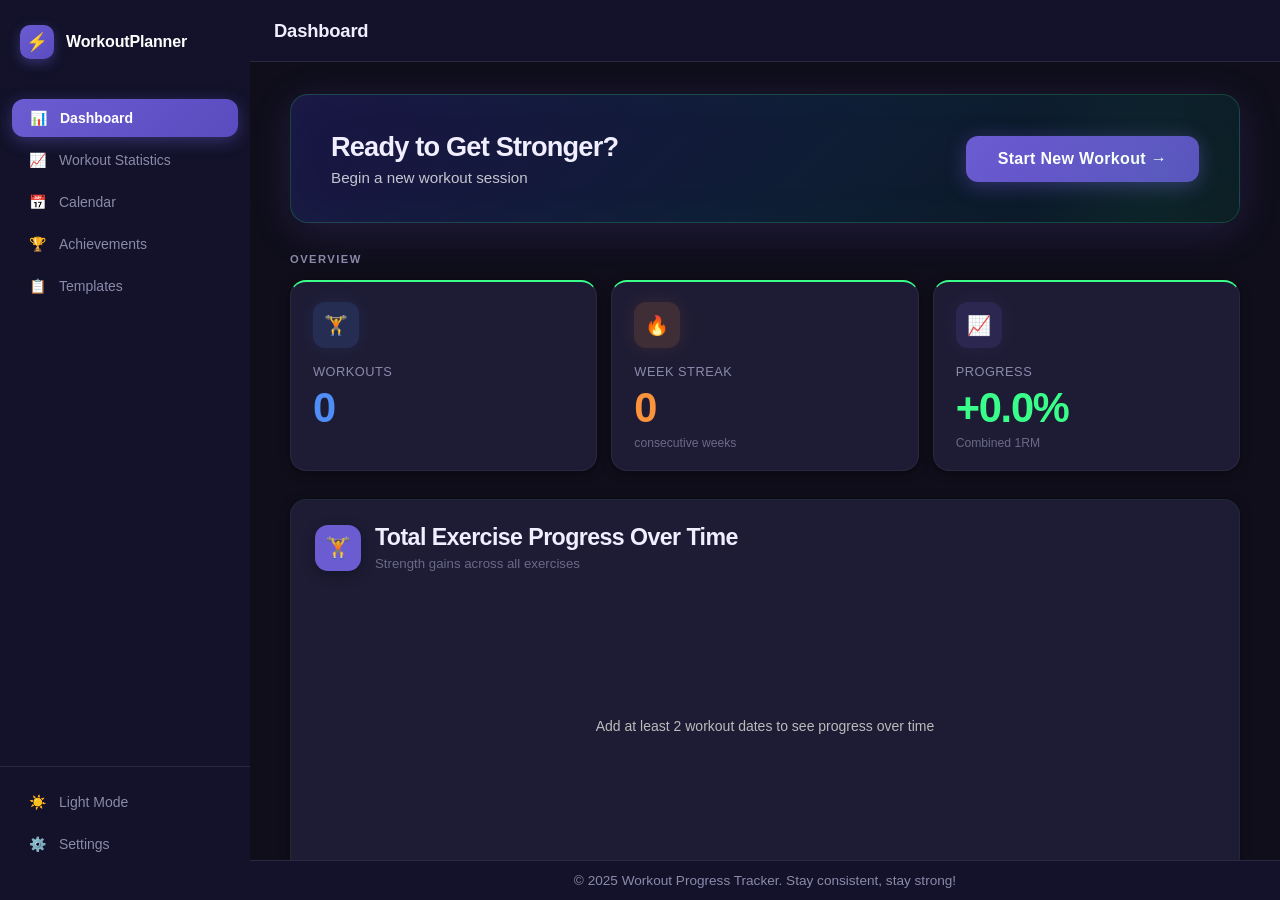
<file: index.html>
<!DOCTYPE html>
<html lang="en">
<head>
    <meta charset="UTF-8">
    <meta name="viewport" content="width=device-width, initial-scale=1.0">
    <title>Dashboard — WorkoutPlanner</title>
    <link rel="stylesheet" href="styles.css">
    <link rel="stylesheet" href="ui-polish.css">
</head>
<body data-page="dashboard">
    <div class="container">
        <aside class="sidebar">
            <div class="sidebar-logo">
                <div class="sidebar-logo-icon">⚡</div>
                <span>WorkoutPlanner</span>
            </div>
            <ul class="sidebar-menu">
                <li class="sidebar-menu-item active" onclick="location.href='index.html'">
                    <span class="sidebar-icon">📊</span><span>Dashboard</span>
                </li>
                <li class="sidebar-menu-item" onclick="location.href='statistics.html'">
                    <span class="sidebar-icon">📈</span><span>Workout Statistics</span>
                </li>
                <li class="sidebar-menu-item" onclick="location.href='calendar.html'">
                    <span class="sidebar-icon">📅</span><span>Calendar</span>
                </li>
                <li class="sidebar-menu-item" onclick="location.href='achievements.html'">
                    <span class="sidebar-icon">🏆</span><span>Achievements</span>
                </li>
                <li class="sidebar-menu-item" onclick="location.href='templates.html'">
                    <span class="sidebar-icon">📋</span><span>Templates</span>
                </li>
            </ul>
            <div class="sidebar-bottom">
                <div class="sidebar-menu-item" id="themeToggle" onclick="toggleTheme()">
                    <span class="sidebar-icon" id="themeIcon">☀️</span><span id="themeLabel">Light Mode</span>
                </div>
                <div class="sidebar-menu-item sidebar-settings">
                    <span class="sidebar-icon">⚙️</span><span>Settings</span>
                </div>
            </div>
        </aside>

        <div style="flex: 1; display: flex; flex-direction: column; height: 100%; overflow: hidden;">
            <header>
                <h1>Dashboard</h1>
            </header>

            <main>

                <section class="start-workout-section">
                    <div class="start-workout-card">
                        <div class="start-workout-content">
                            <h3>Ready to Get Stronger?</h3>
                            <p>Begin a new workout session</p>
                        </div>
                        <button type="button" id="startNewWorkoutBtn" class="btn btn-primary btn-large">Start New Workout →</button>
                    </div>
                </section>

                <section class="create-workout-section hidden" id="createWorkoutSection">
                    <h2>Create a Workout</h2>
                    <div id="workoutSetupForm" class="workout-setup-form">
                        <div class="form-group">
                            <label for="workoutName">Workout Name</label>
                            <input type="text" id="workoutName" placeholder="e.g., Push Day, Leg Day, Upper Body" required>
                        </div>
                        <div class="form-group">
                            <label for="workoutDate">Workout Date</label>
                            <input type="date" id="workoutDate" required>
                        </div>

                        <!-- Workout type selector -->
                        <div class="workout-type-row">
                            <button type="button" id="btnStartNow" class="workout-type-btn active" onclick="selectWorkoutType('live')">🏋️ Current Workout</button>
                            <button type="button" id="btnLogPast" class="workout-type-btn" onclick="selectWorkoutType('past')">📝 Log Past Workout</button>
                        </div>

                        <!-- Past workout: start + end time (hidden by default) -->
                        <div id="pastWorkoutTimeInputs" class="hidden">
                            <div class="form-row">
                                <div class="form-group">
                                    <label for="workoutStartTimeInput">Start Time</label>
                                    <input type="time" id="workoutStartTimeInput">
                                </div>
                                <div class="form-group">
                                    <label for="workoutEndTimeInput">End Time</label>
                                    <input type="time" id="workoutEndTimeInput">
                                </div>
                            </div>
                            <p id="pastWorkoutDurationPreview" class="duration-preview"></p>
                        </div>

                        <button type="button" id="startWorkoutBtn" class="btn btn-secondary">Start Workout</button>
                    </div>
                    <div id="addExerciseForm" class="add-exercise-form hidden">
                        <h3>Add Exercise to Workout</h3>
                        <div class="form-group">
                            <label for="exerciseSearchInput">Exercise</label>
                            <div class="exercise-search-wrapper">
                                <input type="text" id="exerciseSearchInput" class="exercise-search-input"
                                    placeholder="Search exercises..." autocomplete="off">
                                <div id="exerciseDropdown" class="exercise-dropdown hidden"></div>
                                <input type="hidden" id="exerciseSelect" value="">
                            </div>
                        </div>
                        <!-- Mode toggle — shown only for optional weighted exercises (e.g. Pull-Up) -->
                        <div id="exerciseModeToggle" class="exercise-mode-toggle hidden">
                            <label>Mode</label>
                            <div class="mode-toggle-group">
                                <button type="button" class="mode-btn mode-btn-active" id="modeBtnBW" onclick="setExerciseMode('bodyweight')">Bodyweight</button>
                                <button type="button" class="mode-btn" id="modeBtnWeighted" onclick="setExerciseMode('weighted')">+ Weight</button>
                            </div>
                        </div>

                        <div class="form-group">
                            <label for="exerciseNumSets">Number of Sets</label>
                            <input type="number" id="exerciseNumSets" placeholder="4" min="1" max="20" required>
                        </div>
                        <div id="exerciseSetsContainer" class="exercise-sets-container"></div>
                        <div class="exercise-form-actions">
                            <button type="button" id="addExerciseBtn" class="btn btn-primary">Add Exercise</button>
                            <button type="button" id="cancelExerciseBtn" class="btn btn-secondary">Cancel</button>
                        </div>
                    </div>
                    <div id="currentWorkoutDisplay" class="current-workout-display hidden">
                        <h3>Exercises in This Workout</h3>
                        <div id="currentExercisesList" class="current-exercises-list"></div>
                        <div class="workout-save-actions">
                            <button type="button" id="saveWorkoutBtn" class="btn btn-success">Save Workout</button>
                            <button type="button" id="cancelWorkoutBtn" class="btn btn-danger">Cancel Workout</button>
                        </div>
                    </div>
                </section>

                <section class="stats-section">
                    <h2 class="overview-heading">Overview</h2>
                    <div class="stats-container">
                        <div class="stat-card">
                            <div class="stat-icon-badge stat-badge-blue">🏋️</div>
                            <div class="stat-card-label">Workouts</div>
                            <p id="totalWorkouts" class="stat-value">0</p>
                            <p id="workoutDaysLabel" class="stat-card-sublabel"></p>
                        </div>
                        <div class="stat-card">
                            <div class="stat-icon-badge stat-badge-orange">🔥</div>
                            <div class="stat-card-label">Week Streak</div>
                            <p id="weekStreak" class="stat-value">0</p>
                            <div class="stat-card-sublabel">consecutive weeks</div>
                        </div>
                        <div class="stat-card">
                            <div class="stat-icon-badge stat-badge-purple">📈</div>
                            <div class="stat-card-label">Progress</div>
                            <p id="totalProgress" class="stat-value">+0%</p>
                            <div class="stat-card-sublabel">Combined 1RM</div>
                        </div>
                    </div>
                </section>

                <section class="progress-chart-section">
                    <div class="chart-section-header">
                        <div class="chart-emoji-icon">🏋️</div>
                        <div>
                            <h2>Total Exercise Progress Over Time</h2>
                            <p class="chart-subtitle">Strength gains across all exercises</p>
                        </div>
                    </div>
                    <div class="progress-chart-container">
                        <canvas id="progressChart"></canvas>
                    </div>
                </section>

                <!-- Muscle Development Radar -->
                <section class="radar-section">
                    <div class="radar-card">
                        <div class="chart-section-header">
                            <div class="chart-emoji-icon" style="background:#0d2a1a;">🕸️</div>
                            <div>
                                <h2>Muscle Development Radar</h2>
                                <p class="chart-subtitle">Compare your strength progress across every major muscle group.</p>
                            </div>
                        </div>
                        <div class="radar-body">
                            <div class="radar-chart-wrapper">
                                <canvas id="muscleRadarChart"></canvas>
                                <div id="radarEmpty" class="radar-empty hidden">
                                    No workout data available yet.<br>Complete workouts to begin tracking muscle development.
                                </div>
                            </div>
                            <div id="radarInsights" class="radar-insights-panel"></div>
                        </div>
                        <div class="radar-legend">
                            <span class="radar-legend-dot"></span>
                            <span class="radar-legend-label">Current Muscle Development</span>
                            <span class="radar-legend-note">Percent increase calculated from your first recorded workout using Estimated 1RM progression.</span>
                        </div>
                    </div>
                </section>

                <section class="calendar-section">
                    <div class="cal-nav">
                        <button class="btn-cal-nav" id="dashCalPrevBtn">&#8249;</button>
                        <h3 id="dashCalMonthYear" style="margin:0;font-size:1.15em;color:#fff;"></h3>
                        <button class="btn-cal-nav" id="dashCalNextBtn">&#8250;</button>
                    </div>
                    <div class="cal-weekdays">
                        <div>Sun</div><div>Mon</div><div>Tue</div><div>Wed</div>
                        <div>Thu</div><div>Fri</div><div>Sat</div>
                    </div>
                    <div id="workoutCalendar" class="cal-grid"></div>
                    <div class="cal-legend" style="margin-top:16px;">
                        <div class="legend-item"><span class="legend-dot legend-green"></span>Completed</div>
                        <div class="legend-item"><span class="legend-dot legend-red"></span>Missed</div>
                        <div class="legend-item"><span class="legend-dot legend-blue"></span>Planned</div>
                        <div class="legend-item"><span class="legend-dot legend-grey"></span>Open</div>
                    </div>
                </section>

                <section class="history-section">
                    <h2>Workout History</h2>
                    <div class="history-controls">
                        <input type="text" id="historySearch" class="history-search-input" placeholder="🔍  Search workouts or exercises...">
                        <div class="history-btn-group">
                            <button id="exportBtn" class="btn btn-export" onclick="exportToCSV()">📥 Export CSV</button>
                            <button id="clearBtn" class="btn btn-danger">Clear All History</button>
                        </div>
                    </div>
                    <div id="workoutHistory" class="workout-history">
                        <p class="empty-message">No workouts yet. Add one to get started!</p>
                    </div>
                </section>

            </main>

            <footer>
                <p>&copy; 2025 Workout Progress Tracker. Stay consistent, stay strong!</p>
            </footer>
        </div>
    </div>

    <!-- Workout Detail Modal -->
    <div id="workoutDetailModal" class="workout-detail-modal hidden">
        <div class="workout-detail-content">
            <div class="workout-detail-header">
                <h2 id="workoutDetailTitle">Workout Name</h2>
                <div style="display:flex;gap:10px;">
                    <button id="startFromDetailBtn" class="btn btn-primary">▶ Start This Workout</button>
                    <button id="closeWorkoutDetailBtn" class="btn btn-close">Close</button>
                </div>
            </div>
            <div class="workout-detail-body">
                <p id="workoutDetailDate" class="workout-detail-date"></p>
                <div id="workoutDetailExercises" class="workout-detail-exercises"></div>
            </div>
        </div>
    </div>

    <!-- Exercise Detail Modal -->
    <div id="exerciseDetailModal" class="exercise-detail-modal hidden">
        <div class="exercise-detail-content">
            <div class="exercise-detail-header">
                <h2 id="exerciseDetailTitle">Exercise Name</h2>
                <button id="closeDetailBtn" class="btn btn-close">Close</button>
            </div>
            <div class="exercise-detail-body">
                <div class="exercise-chart-container">
                    <canvas id="exerciseProgressChart"></canvas>
                </div>
                <div id="exerciseWorkoutHistory" class="exercise-workout-history"></div>
            </div>
        </div>
    </div>

    <!-- Workout Layout Selection Modal -->
    <div id="workoutLayoutModal" class="workout-layout-modal hidden">
        <div class="modal-overlay" id="layoutModalOverlay"></div>
        <div class="modal-content">
            <div class="modal-header">
                <h2>Start a Workout</h2>
                <button class="btn btn-close" id="closeLayoutModalBtn">&times;</button>
            </div>
            <div class="modal-body">
                <div class="layout-options">
                    <div class="layout-option">
                        <h3>Use a Saved Template</h3>
                        <p>Start from one of your saved workout routines</p>
                        <div id="pastWorkoutsList" class="past-workouts-list">
                            <p class="empty-message">No saved templates yet. Create one on the Templates page.</p>
                        </div>
                    </div>
                    <div class="layout-divider">OR</div>
                    <div class="layout-option">
                        <h3>Create a New Workout</h3>
                        <p>Build a custom workout from scratch</p>
                        <button type="button" id="createNewWorkoutBtn" class="btn btn-primary">Create New</button>
                    </div>
                </div>
            </div>
        </div>
    </div>

    <!-- Plan Workout Modal (same as calendar page) -->
    <div id="planWorkoutModal" class="plan-modal hidden">
        <div class="plan-modal-backdrop" id="planModalBackdrop"></div>
        <div class="plan-modal-content">
            <div class="plan-modal-header">
                <h2>Plan a Workout</h2>
                <button class="btn btn-close" id="closePlanModalBtn">✕</button>
            </div>
            <div class="plan-modal-body">

                <!-- Past workout templates -->
                <div class="form-group">
                    <label>Use a Past Workout <span class="plan-optional">(auto-fills name &amp; exercises)</span></label>
                    <div id="planPastWorkoutsList" class="plan-past-list">
                        <p class="empty-message" style="font-size:0.82em;">No past workouts yet</p>
                    </div>
                </div>

                <div class="plan-divider-text">— or build manually —</div>

                <div class="form-group">
                    <label for="planName">Workout Name</label>
                    <input type="text" id="planName" placeholder="e.g., Push Day, Leg Day">
                </div>
                <div class="form-row">
                    <div class="form-group">
                        <label for="planDate">Date</label>
                        <input type="date" id="planDate">
                    </div>
                    <div class="form-group">
                        <label for="planTime">Time</label>
                        <input type="time" id="planTime">
                    </div>
                </div>
                <div class="form-group">
                    <label>Exercises Planned</label>
                    <div class="plan-exercise-picker">
                        <select id="planExerciseSelect">
                            <option value="">Select an exercise...</option>
                        </select>
                        <button class="btn btn-primary" id="addPlanExerciseBtn">+ Add</button>
                    </div>
                    <div id="planExerciseList" class="plan-exercise-list"></div>
                </div>
                <div class="plan-modal-actions">
                    <button class="btn btn-primary" id="savePlanBtn">Save Plan</button>
                    <button class="btn btn-secondary" id="cancelPlanBtn">Cancel</button>
                </div>
            </div>
        </div>
    </div>

    <script src="script.js"></script>
</body>
</html>
</file>
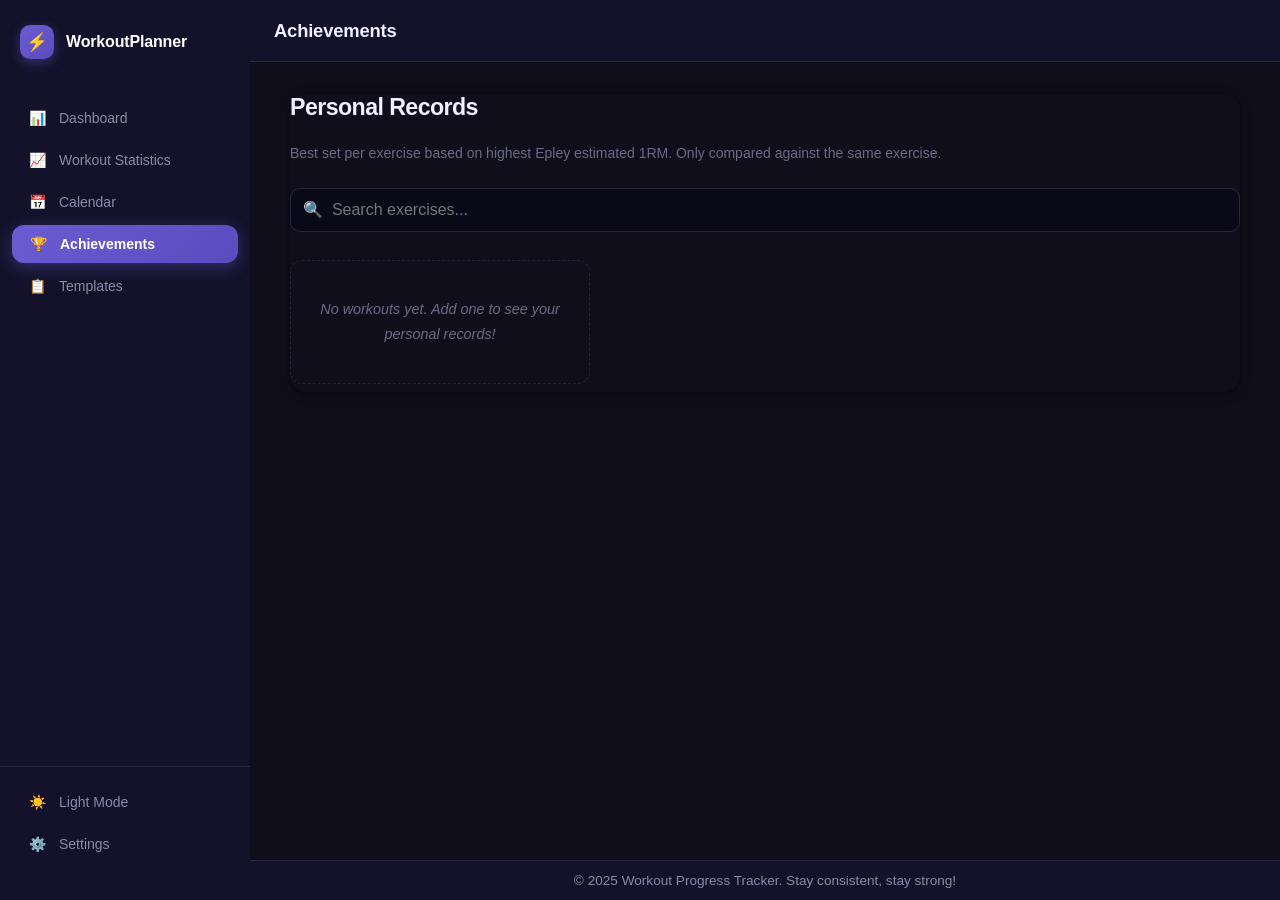
<file: achievements.html>
<!DOCTYPE html>
<html lang="en">
<head>
    <meta charset="UTF-8">
    <meta name="viewport" content="width=device-width, initial-scale=1.0">
    <title>Achievements — WorkoutPlanner</title>
    <link rel="stylesheet" href="styles.css">
    <link rel="stylesheet" href="ui-polish.css">
</head>
<body data-page="achievements">
    <div class="container">
        <aside class="sidebar">
            <div class="sidebar-logo">
                <div class="sidebar-logo-icon">⚡</div>
                <span>WorkoutPlanner</span>
            </div>
            <ul class="sidebar-menu">
                <li class="sidebar-menu-item" onclick="location.href='index.html'">
                    <span class="sidebar-icon">📊</span><span>Dashboard</span>
                </li>
                <li class="sidebar-menu-item" onclick="location.href='statistics.html'">
                    <span class="sidebar-icon">📈</span><span>Workout Statistics</span>
                </li>
                <li class="sidebar-menu-item" onclick="location.href='calendar.html'">
                    <span class="sidebar-icon">📅</span><span>Calendar</span>
                </li>
                <li class="sidebar-menu-item active" onclick="location.href='achievements.html'">
                    <span class="sidebar-icon">🏆</span><span>Achievements</span>
                </li>
                <li class="sidebar-menu-item" onclick="location.href='templates.html'">
                    <span class="sidebar-icon">📋</span><span>Templates</span>
                </li>
            </ul>
            <div class="sidebar-bottom">
                <div class="sidebar-menu-item" id="themeToggle" onclick="toggleTheme()">
                    <span class="sidebar-icon" id="themeIcon">☀️</span><span id="themeLabel">Light Mode</span>
                </div>
                <div class="sidebar-menu-item sidebar-settings">
                    <span class="sidebar-icon">⚙️</span><span>Settings</span>
                </div>
            </div>
        </aside>

        <div style="flex: 1; display: flex; flex-direction: column; height: 100%; overflow: hidden;">
            <header>
                <h1>Achievements</h1>
            </header>
            <main>
                <section class="records-section">
                    <h2>Personal Records</h2>
                    <p class="section-description">Best set per exercise based on highest Epley estimated 1RM. Only compared against the same exercise.</p>
                    <input type="text" id="prSearch" class="history-search-input" placeholder="🔍  Search exercises..." style="margin-bottom:20px;">
                    <div id="personalRecords" class="records-container">
                        <p class="empty-message">No workouts yet. Add one to see your personal records!</p>
                    </div>
                </section>
            </main>
            <footer>
                <p>&copy; 2025 Workout Progress Tracker. Stay consistent, stay strong!</p>
            </footer>
        </div>
    </div>
    <script src="script.js"></script>
</body>
</html>
</file>
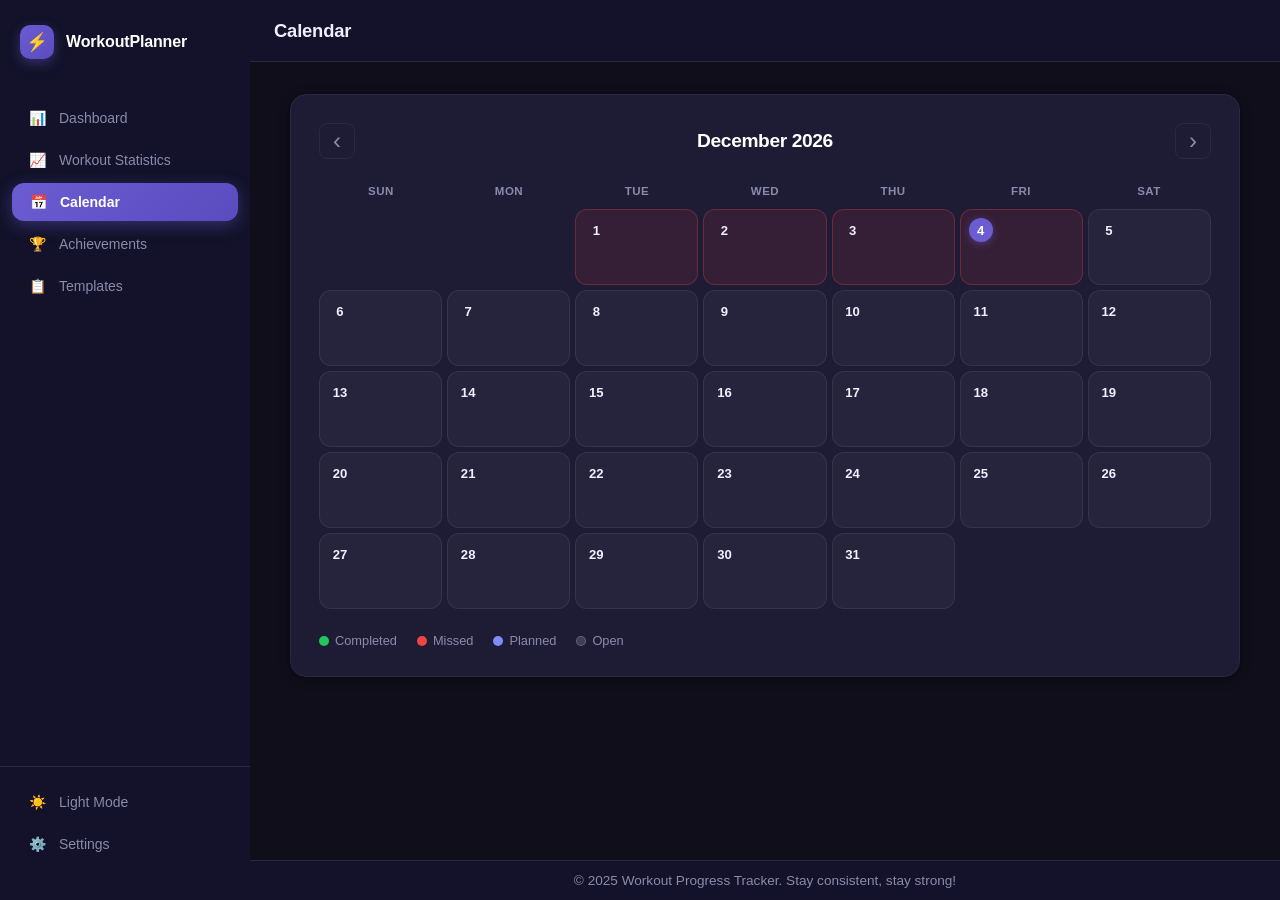
<file: calendar.html>
<!DOCTYPE html>
<html lang="en">
<head>
    <meta charset="UTF-8">
    <meta name="viewport" content="width=device-width, initial-scale=1.0">
    <title>Calendar — WorkoutPlanner</title>
    <link rel="stylesheet" href="styles.css">
    <link rel="stylesheet" href="ui-polish.css">
</head>
<body data-page="calendar">
    <div class="container">
        <aside class="sidebar">
            <div class="sidebar-logo">
                <div class="sidebar-logo-icon">⚡</div>
                <span>WorkoutPlanner</span>
            </div>
            <ul class="sidebar-menu">
                <li class="sidebar-menu-item" onclick="location.href='index.html'">
                    <span class="sidebar-icon">📊</span><span>Dashboard</span>
                </li>
                <li class="sidebar-menu-item" onclick="location.href='statistics.html'">
                    <span class="sidebar-icon">📈</span><span>Workout Statistics</span>
                </li>
                <li class="sidebar-menu-item active" onclick="location.href='calendar.html'">
                    <span class="sidebar-icon">📅</span><span>Calendar</span>
                </li>
                <li class="sidebar-menu-item" onclick="location.href='achievements.html'">
                    <span class="sidebar-icon">🏆</span><span>Achievements</span>
                </li>
                <li class="sidebar-menu-item" onclick="location.href='templates.html'">
                    <span class="sidebar-icon">📋</span><span>Templates</span>
                </li>
            </ul>
            <div class="sidebar-bottom">
                <div class="sidebar-menu-item" id="themeToggle" onclick="toggleTheme()">
                    <span class="sidebar-icon" id="themeIcon">☀️</span><span id="themeLabel">Light Mode</span>
                </div>
                <div class="sidebar-menu-item sidebar-settings">
                    <span class="sidebar-icon">⚙️</span><span>Settings</span>
                </div>
            </div>
        </aside>

        <div style="flex: 1; display: flex; flex-direction: column; height: 100%; overflow: hidden;">
            <header><h1>Calendar</h1></header>

            <main>
                <section class="calendar-page-section">

                    <!-- Month navigation -->
                    <div class="cal-nav">
                        <button class="btn-cal-nav" id="calPrevBtn">&#8249;</button>
                        <h2 id="calendarMonthYear"></h2>
                        <button class="btn-cal-nav" id="calNextBtn">&#8250;</button>
                    </div>

                    <!-- Day-of-week headers -->
                    <div class="cal-weekdays">
                        <div>Sun</div><div>Mon</div><div>Tue</div><div>Wed</div>
                        <div>Thu</div><div>Fri</div><div>Sat</div>
                    </div>

                    <!-- Calendar grid (filled by JS) -->
                    <div id="calendarGrid" class="cal-grid"></div>

                    <!-- Legend -->
                    <div class="cal-legend">
                        <div class="legend-item"><span class="legend-dot legend-green"></span>Completed</div>
                        <div class="legend-item"><span class="legend-dot legend-red"></span>Missed</div>
                        <div class="legend-item"><span class="legend-dot legend-blue"></span>Planned</div>
                        <div class="legend-item"><span class="legend-dot legend-grey"></span>Open</div>
                    </div>

                </section>
            </main>

            <footer>
                <p>&copy; 2025 Workout Progress Tracker. Stay consistent, stay strong!</p>
            </footer>
        </div>
    </div>

    <!-- Plan Workout Modal -->
    <div id="planWorkoutModal" class="plan-modal hidden">
        <div class="plan-modal-backdrop" id="planModalBackdrop"></div>
        <div class="plan-modal-content">
            <div class="plan-modal-header">
                <h2>Plan a Workout</h2>
                <button class="btn btn-close" id="closePlanModalBtn">✕</button>
            </div>
            <div class="plan-modal-body">

                <!-- Past workout templates -->
                <div class="form-group">
                    <label>Use a Past Workout <span class="plan-optional">(auto-fills name &amp; exercises)</span></label>
                    <div id="planPastWorkoutsList" class="plan-past-list">
                        <p class="empty-message" style="font-size:0.82em;">No past workouts yet</p>
                    </div>
                </div>

                <div class="plan-divider-text">— or build manually —</div>

                <div class="form-group">
                    <label for="planName">Workout Name</label>
                    <input type="text" id="planName" placeholder="e.g., Push Day, Leg Day">
                </div>
                <div class="form-row">
                    <div class="form-group">
                        <label for="planDate">Date</label>
                        <input type="date" id="planDate">
                    </div>
                    <div class="form-group">
                        <label for="planTime">Time</label>
                        <input type="time" id="planTime">
                    </div>
                </div>
                <div class="form-group">
                    <label>Exercises Planned</label>
                    <div class="plan-exercise-picker">
                        <select id="planExerciseSelect">
                            <option value="">Select an exercise...</option>
                        </select>
                        <button class="btn btn-primary" id="addPlanExerciseBtn">+ Add</button>
                    </div>
                    <div id="planExerciseList" class="plan-exercise-list"></div>
                </div>
                <div class="plan-modal-actions">
                    <button class="btn btn-primary" id="savePlanBtn">Save Plan</button>
                    <button class="btn btn-secondary" id="cancelPlanBtn">Cancel</button>
                </div>
            </div>
        </div>
    </div>

    <script src="script.js"></script>
</body>
</html>
</file>
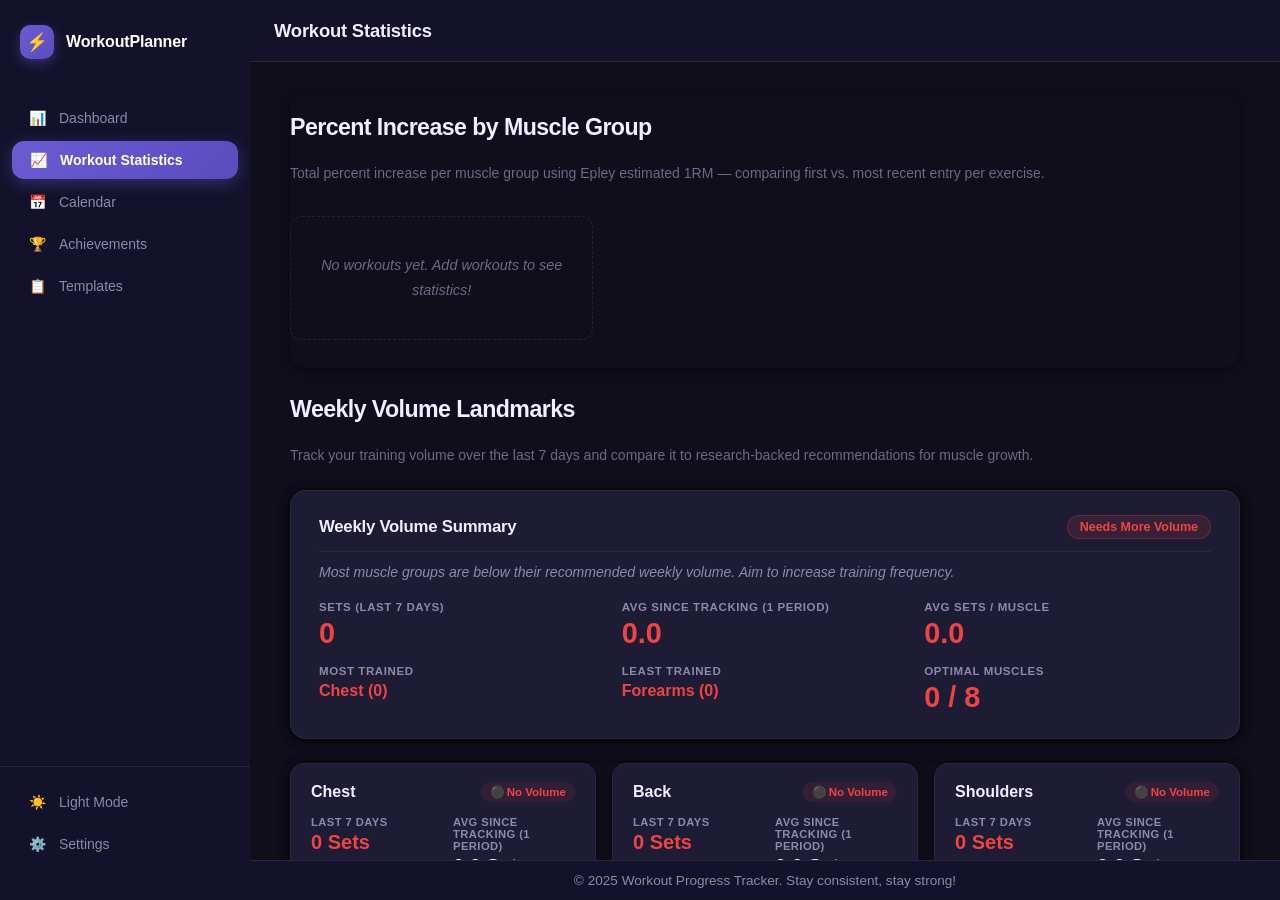
<file: statistics.html>
<!DOCTYPE html>
<html lang="en">
<head>
    <meta charset="UTF-8">
    <meta name="viewport" content="width=device-width, initial-scale=1.0">
    <title>Workout Statistics — WorkoutPlanner</title>
    <link rel="stylesheet" href="styles.css">
    <link rel="stylesheet" href="ui-polish.css">
</head>
<body data-page="statistics">
    <div class="container">
        <aside class="sidebar">
            <div class="sidebar-logo">
                <div class="sidebar-logo-icon">⚡</div>
                <span>WorkoutPlanner</span>
            </div>
            <ul class="sidebar-menu">
                <li class="sidebar-menu-item" onclick="location.href='index.html'">
                    <span class="sidebar-icon">📊</span><span>Dashboard</span>
                </li>
                <li class="sidebar-menu-item active" onclick="location.href='statistics.html'">
                    <span class="sidebar-icon">📈</span><span>Workout Statistics</span>
                </li>
                <li class="sidebar-menu-item" onclick="location.href='calendar.html'">
                    <span class="sidebar-icon">📅</span><span>Calendar</span>
                </li>
                <li class="sidebar-menu-item" onclick="location.href='achievements.html'">
                    <span class="sidebar-icon">🏆</span><span>Achievements</span>
                </li>
                <li class="sidebar-menu-item" onclick="location.href='templates.html'">
                    <span class="sidebar-icon">📋</span><span>Templates</span>
                </li>
            </ul>
            <div class="sidebar-bottom">
                <div class="sidebar-menu-item" id="themeToggle" onclick="toggleTheme()">
                    <span class="sidebar-icon" id="themeIcon">☀️</span><span id="themeLabel">Light Mode</span>
                </div>
                <div class="sidebar-menu-item sidebar-settings">
                    <span class="sidebar-icon">⚙️</span><span>Settings</span>
                </div>
            </div>
        </aside>

        <div style="flex: 1; display: flex; flex-direction: column; height: 100%; overflow: hidden;">
            <header>
                <h1>Workout Statistics</h1>
            </header>
            <main>
                <section class="stats-page-section">
                    <h2>Percent Increase by Muscle Group</h2>
                    <p class="section-description">Total percent increase per muscle group using Epley estimated 1RM — comparing first vs. most recent entry per exercise.</p>
                    <div id="muscleGroupStats" class="muscle-group-stats-container">
                        <p class="empty-message">No workouts yet. Add workouts to see statistics!</p>
                    </div>
                </section>

                <!-- Weekly Volume Landmarks -->
                <section class="volume-landmarks-section">
                    <h2>Weekly Volume Landmarks</h2>
                    <p class="section-description">Track your training volume over the last 7 days and compare it to research-backed recommendations for muscle growth.</p>
                    <div id="volumeSummaryCard"></div>
                    <div id="volumeMuscleCards" class="volume-muscle-grid"></div>
                    <div id="coachingInsights"></div>
                </section>

            </main>
            <footer>
                <p>&copy; 2025 Workout Progress Tracker. Stay consistent, stay strong!</p>
            </footer>
        </div>
    </div>
    <script src="script.js"></script>
</body>
</html>
</file>
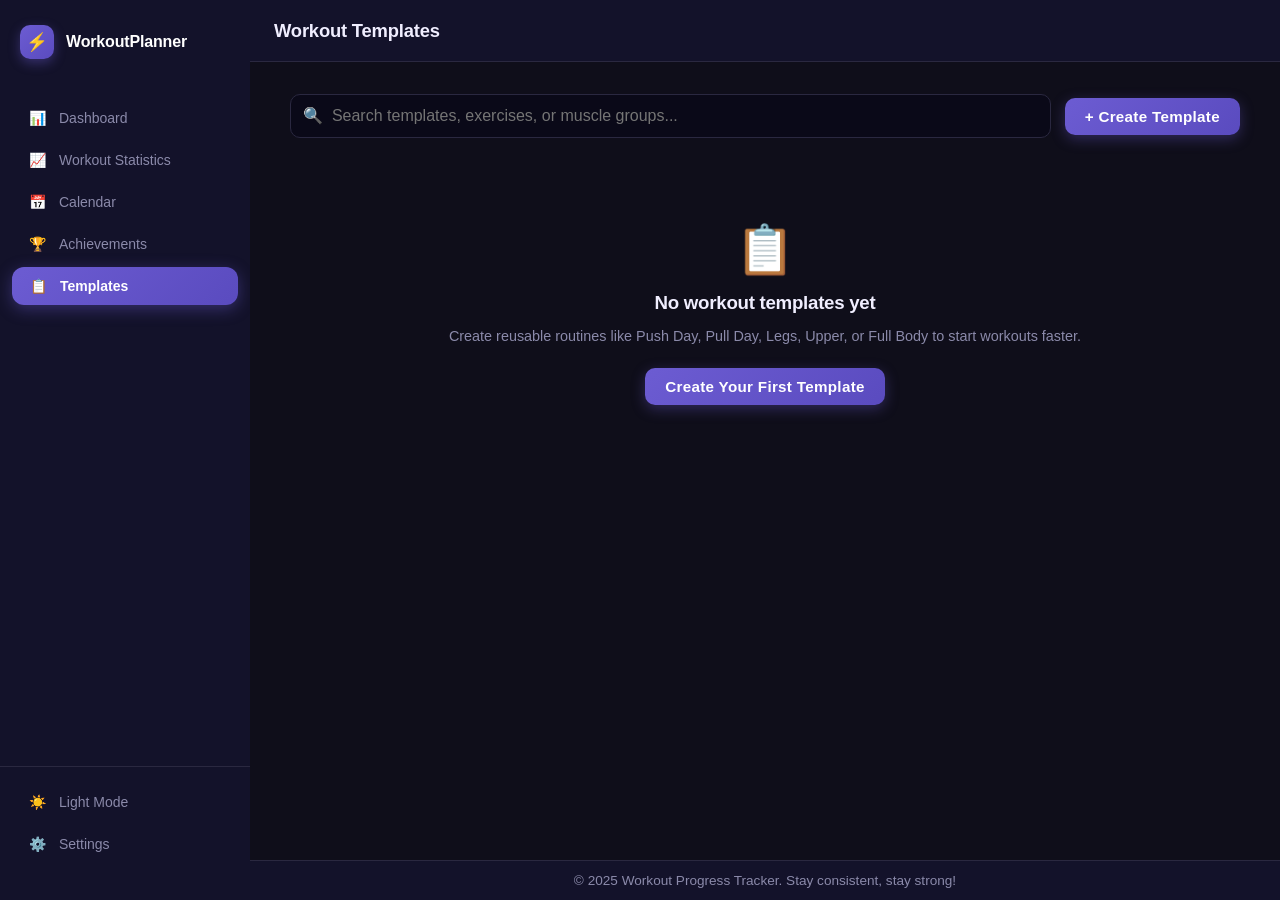
<file: templates.html>
<!DOCTYPE html>
<html lang="en">
<head>
    <meta charset="UTF-8">
    <meta name="viewport" content="width=device-width, initial-scale=1.0">
    <title>Templates — WorkoutPlanner</title>
    <link rel="stylesheet" href="styles.css">
    <link rel="stylesheet" href="ui-polish.css">
</head>
<body data-page="templates">
    <div class="container">
        <aside class="sidebar">
            <div class="sidebar-logo">
                <div class="sidebar-logo-icon">⚡</div>
                <span>WorkoutPlanner</span>
            </div>
            <ul class="sidebar-menu">
                <li class="sidebar-menu-item" onclick="location.href='index.html'">
                    <span class="sidebar-icon">📊</span><span>Dashboard</span>
                </li>
                <li class="sidebar-menu-item" onclick="location.href='statistics.html'">
                    <span class="sidebar-icon">📈</span><span>Workout Statistics</span>
                </li>
                <li class="sidebar-menu-item" onclick="location.href='calendar.html'">
                    <span class="sidebar-icon">📅</span><span>Calendar</span>
                </li>
                <li class="sidebar-menu-item" onclick="location.href='achievements.html'">
                    <span class="sidebar-icon">🏆</span><span>Achievements</span>
                </li>
                <li class="sidebar-menu-item active" onclick="location.href='templates.html'">
                    <span class="sidebar-icon">📋</span><span>Templates</span>
                </li>
            </ul>
            <div class="sidebar-bottom">
                <div class="sidebar-menu-item" id="themeToggle" onclick="toggleTheme()">
                    <span class="sidebar-icon" id="themeIcon">☀️</span><span id="themeLabel">Light Mode</span>
                </div>
                <div class="sidebar-menu-item sidebar-settings">
                    <span class="sidebar-icon">⚙️</span><span>Settings</span>
                </div>
            </div>
        </aside>

        <div style="flex:1;display:flex;flex-direction:column;height:100%;overflow:hidden;">
            <header><h1>Workout Templates</h1></header>

            <main>
                <!-- Controls row -->
                <div class="template-controls">
                    <div class="template-search-wrap">
                        <input type="text" id="templateSearch" class="history-search-input"
                            placeholder="🔍  Search templates, exercises, or muscle groups..."
                            oninput="renderTemplatesList()">
                    </div>
                    <button class="btn btn-primary" onclick="openTemplateEditor(null)">+ Create Template</button>
                </div>

                <!-- Template cards grid -->
                <div id="templatesList" class="templates-grid"></div>
            </main>

            <footer>
                <p>&copy; 2025 Workout Progress Tracker. Stay consistent, stay strong!</p>
            </footer>
        </div>
    </div>

    <!-- ── Template Editor Modal ── -->
    <div id="templateEditorModal" class="template-editor-modal hidden">
        <div class="te-backdrop" id="teBackdrop" onclick="closeTemplateEditor()"></div>
        <div class="te-content">
            <div class="te-header">
                <h2 id="teTitle">Create Template</h2>
                <button class="btn btn-close" onclick="closeTemplateEditor()">✕</button>
            </div>
            <div class="te-body">
                <!-- Name + description -->
                <div class="form-group">
                    <label for="teName">Template Name</label>
                    <input type="text" id="teName" placeholder="e.g., Push Day, Leg Day, Full Body">
                </div>
                <div class="form-group">
                    <label for="teDescription">Description <span class="plan-optional">(optional)</span></label>
                    <input type="text" id="teDescription" placeholder="e.g., Chest, shoulders, and triceps">
                </div>

                <!-- Exercise list -->
                <div id="teExercisesList" class="te-exercises-list"></div>

                <!-- Add exercise form -->
                <div class="te-add-exercise-form">
                    <h4 class="te-add-title">Add Exercise</h4>
                    <div class="form-group">
                        <label>Exercise</label>
                        <div class="exercise-search-wrapper">
                            <input type="text" id="teExerciseSearch" class="exercise-search-input"
                                placeholder="Search exercises..." autocomplete="off">
                            <div id="teExerciseDropdown" class="exercise-dropdown hidden"></div>
                            <input type="hidden" id="teExerciseSelect" value="">
                        </div>
                    </div>
                    <div id="teModeToggle" class="exercise-mode-toggle hidden">
                        <label>Mode</label>
                        <div class="mode-toggle-group">
                            <button type="button" class="mode-btn mode-btn-active" id="teModeBtnBW" onclick="setTEMode('bodyweight')">Bodyweight</button>
                            <button type="button" class="mode-btn" id="teModeBtnW" onclick="setTEMode('weighted')">+ Weight</button>
                        </div>
                    </div>
                    <div class="form-group">
                        <label for="teNumSets">Number of Sets</label>
                        <input type="number" id="teNumSets" placeholder="3" min="1" max="20"
                            oninput="refreshTESetInputs()">
                    </div>
                    <div id="teSetDefaults" class="te-set-defaults"></div>
                    <button class="btn btn-secondary" onclick="addExerciseToTemplateBuilder()">+ Add to Template</button>
                </div>

                <div class="te-actions">
                    <button class="btn btn-primary" onclick="saveTemplate()">Save Template</button>
                    <button class="btn btn-secondary" onclick="closeTemplateEditor()">Cancel</button>
                </div>
            </div>
        </div>
    </div>

    <script src="script.js"></script>
</body>
</html>
</file>
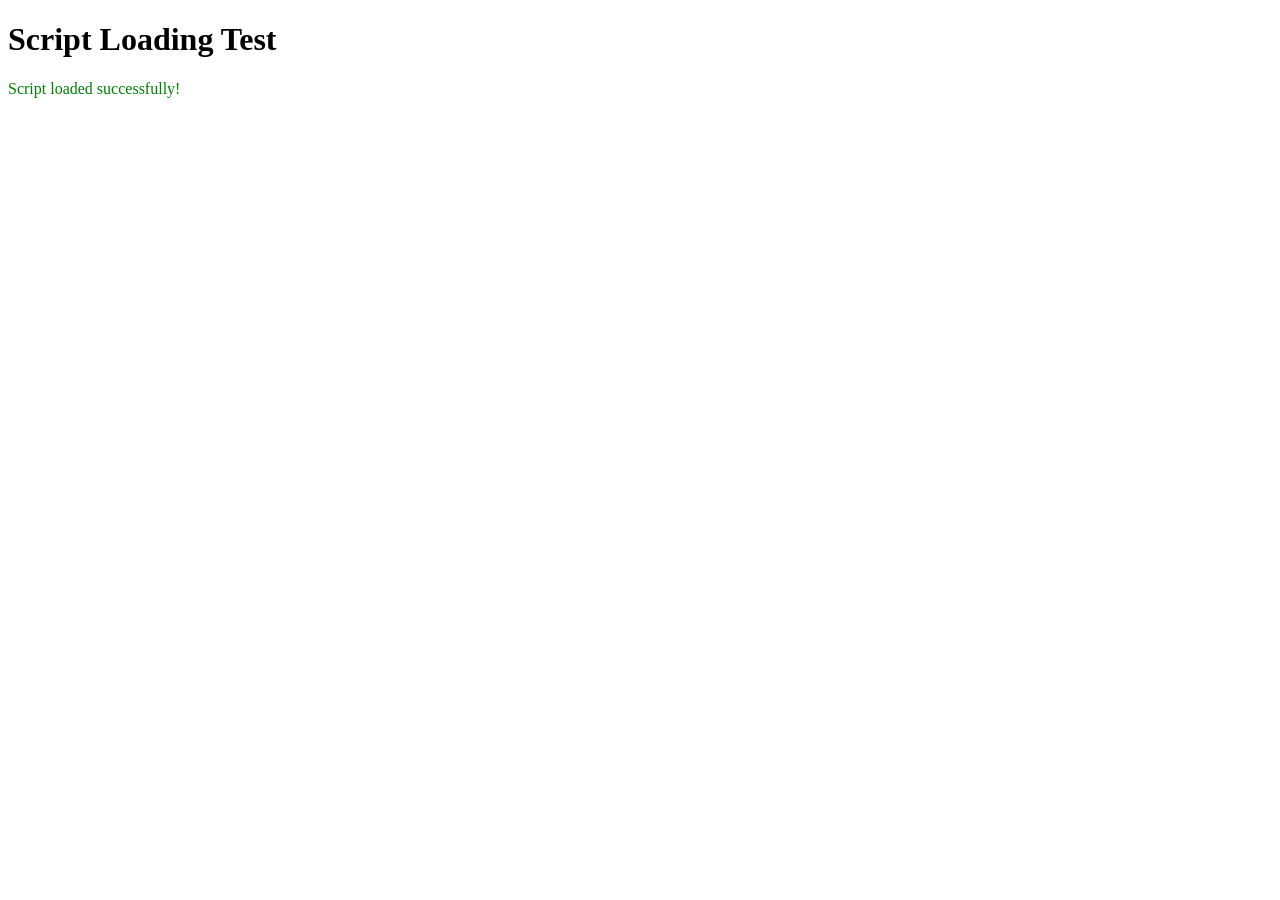
<file: test.html>
<!DOCTYPE html>
<html>
<head>
    <title>Script Test</title>
</head>
<body>
    <h1>Script Loading Test</h1>
    <div id="status">Loading...</div>
    <script>
        window.addEventListener('load', () => {
            const status = document.getElementById('status');
            if (typeof workouts !== 'undefined') {
                status.textContent = 'Script loaded successfully!';
                status.style.color = 'green';
            } else {
                status.textContent = 'Script failed to load';
                status.style.color = 'red';
            }
        });
    </script>
    <script src="script.js"></script>
</body>
</html>
</file>
<file: styles.css>
* {
    margin: 0;
    padding: 0;
    box-sizing: border-box;
}

:root {
    --primary-blue: #6c5cd2;
    --secondary-blue: #5a4bbf;
    --purple-accent: #7c6fd4;
    --orange-accent: #FF9500;
    --pink-accent: #EC4899;
    --light-bg: #0f0e1a;
    --card-bg: #1e1c35;
    --text-dark: #f0eeff;
    --text-light: #8b8aaa;
    --border-light: #2a2840;
    --sidebar-bg: #13122a;
    --bg-deep: #0a0918;
}

html,
body {
    height: 100%;
    width: 100%;
}

body {
    font-family: -apple-system, BlinkMacSystemFont, 'Segoe UI', 'Helvetica Neue', sans-serif;
    background: var(--light-bg);
    color: var(--text-dark);
}

.container {
    display: flex;
    width: 100%;
    height: 100%;
    flex-direction: row;
}

/* Sidebar */
.sidebar {
    width: 250px;
    background: var(--sidebar-bg);
    padding: 25px 0;
    box-shadow: 2px 0 12px rgba(0, 0, 0, 0.4);
    flex-shrink: 0;
    overflow-y: auto;
    max-height: 100vh;
    display: flex;
    flex-direction: column;
}

.sidebar-logo {
    display: flex;
    align-items: center;
    gap: 12px;
    padding: 0 20px;
    margin-bottom: 40px;
    text-decoration: none;
    color: #ffffff;
    font-weight: 700;
    font-size: 1em;
}

.sidebar-logo-icon {
    width: 34px;
    height: 34px;
    background: var(--primary-blue);
    border-radius: 8px;
    display: flex;
    align-items: center;
    justify-content: center;
    color: white;
    font-size: 1.1em;
}

.sidebar-menu {
    list-style: none;
    padding: 0 12px;
    flex: 1;
}

.sidebar-icon {
    font-size: 1em;
    width: 20px;
    text-align: center;
}

.sidebar-menu-item {
    padding: 12px 16px;
    color: var(--text-light);
    cursor: pointer;
    display: flex;
    align-items: center;
    gap: 12px;
    transition: all 0.2s ease;
    border-radius: 10px;
    margin-bottom: 4px;
    font-size: 0.9em;
    font-weight: 500;
}

.sidebar-menu-item:hover {
    background: rgba(108, 92, 210, 0.15);
    color: #ffffff;
}

.sidebar-menu-item.active {
    background: var(--primary-blue);
    color: #ffffff;
    border-left: none;
    padding-left: 16px;
}

.sidebar-bottom {
    padding: 0 12px 12px;
    border-top: 1px solid var(--border-light);
    margin-top: 16px;
    padding-top: 16px;
}

.sidebar-settings {
    margin-bottom: 0;
}

header {
    flex: 0 0 auto;
    background: var(--sidebar-bg);
    border-bottom: 1px solid var(--border-light);
    padding: 10px 24px;
    display: flex;
    align-items: center;
    justify-content: space-between;
    gap: 20px;
    height: 62px;
}

header h1 {
    font-size: 1.1em;
    color: var(--text-dark);
    margin: 0;
    font-weight: 600;
    white-space: nowrap;
}

header .subtitle {
    display: none;
}

.header-search {
    flex: 1;
    max-width: 340px;
    margin: 0;
    position: relative;
}

.header-search::before {
    content: "🔍";
    position: absolute;
    left: 10px;
    top: 50%;
    transform: translateY(-50%);
    font-size: 0.8em;
    opacity: 0.5;
    pointer-events: none;
}

.header-search input {
    width: 100%;
    padding: 7px 12px 7px 32px;
    border: 1px solid var(--border-light);
    border-radius: 8px;
    background: var(--card-bg);
    font-size: 0.85em;
    color: var(--text-dark);
}

.header-search input::placeholder {
    color: var(--text-light);
}

main {
    flex: 1;
    padding: 32px 40px;
    overflow-y: auto;
    min-height: 0;
    background: var(--light-bg);
}

section {
    margin-bottom: 28px;
}

h2 {
    color: var(--text-dark);
    margin-bottom: 20px;
    font-size: 1.4em;
    font-weight: 600;
}

h3 {
    color: var(--text-dark);
}

/* Footer */
footer {
    background: var(--sidebar-bg);
    padding: 12px 20px;
    text-align: center;
    color: var(--text-light);
    border-top: 1px solid var(--border-light);
    flex-shrink: 0;
    font-size: 0.85em;
}

/* Form Styles */
.workout-form,
.workout-setup-form,
.add-exercise-form {
    background: var(--card-bg);
    padding: 25px;
    border-radius: 14px;
    border: 1px solid var(--border-light);
    box-shadow: 0 4px 20px rgba(0,0,0,0.3);
}

.form-group {
    margin-bottom: 20px;
}

.form-row {
    display: grid;
    grid-template-columns: repeat(auto-fit, minmax(150px, 1fr));
    gap: 20px;
}

label {
    display: block;
    margin-bottom: 8px;
    color: var(--text-dark);
    font-weight: 500;
    font-size: 0.95em;
}

input[type="text"],
input[type="number"],
input[type="date"],
select {
    width: 100%;
    padding: 12px;
    border: 1px solid var(--border-light);
    border-radius: 8px;
    font-size: 1em;
    transition: all 0.2s ease;
    background: var(--bg-deep, #0a0918);
    color: var(--text-dark);
}

input[type="text"]:focus,
input[type="number"]:focus,
input[type="date"]:focus,
select:focus {
    outline: none;
    border-color: var(--primary-blue);
    box-shadow: 0 0 0 3px rgba(108, 92, 210, 0.25);
}

select option {
    background: var(--card-bg);
    color: var(--text-dark);
}

/* Sets Container */
.sets-container,
.exercise-sets-container {
    background: var(--bg-deep, #0a0918);
    border: 1px solid var(--border-light);
    border-radius: 10px;
    padding: 20px;
    margin: 20px 0;
}

.sets-container.empty {
    display: none;
}

.set-input-group {
    background: var(--card-bg);
    border: 1px solid var(--border-light);
    border-radius: 8px;
    padding: 15px;
    margin-bottom: 15px;
    display: grid;
    grid-template-columns: 1fr 1fr;
    gap: 15px;
    align-items: flex-end;
}

.set-input-group .form-group {
    margin-bottom: 0;
}

.set-input-group label {
    font-size: 0.9em;
}

.set-number {
    grid-column: 1 / -1;
    font-weight: bold;
    color: var(--primary-blue);
    margin-bottom: 5px;
}

/* Button Styles */
.btn {
    padding: 10px 20px;
    border: none;
    border-radius: 6px;
    font-size: 0.95em;
    font-weight: 600;
    cursor: pointer;
    transition: all 0.3s ease;
    display: inline-block;
}

.btn-primary {
    background: var(--primary-blue);
    color: white;
}

.btn-primary:hover {
    background: var(--secondary-blue);
    transform: translateY(-1px);
    box-shadow: 0 4px 12px rgba(0, 71, 171, 0.2);
}

.btn-secondary {
    background: var(--purple-accent);
    color: white;
}

.btn-secondary:hover {
    background: #5a38a3;
    transform: translateY(-1px);
}

.btn-success {
    background: #10B981;
    color: white;
}

.btn-success:hover {
    background: #059669;
}

.btn-danger {
    background: #EF4444;
    color: white;
}

.btn-danger:hover {
    background: #DC2626;
}

.btn-delete {
    background: #FCA5A5;
    color: white;
    padding: 6px 12px;
    font-size: 0.85em;
}

.btn-delete:hover {
    background: #F87171;
}

.btn-close {
    background: var(--text-light);
    color: white;
    padding: 8px 16px;
}

.btn-close:hover {
    background: var(--text-dark);
}

.btn:disabled {
    opacity: 0.6;
    cursor: not-allowed;
}

.hidden {
    display: none !important;
}

/* Stats Section */
.overview-heading {
    font-size: 1.1em;
    font-weight: 600;
    color: var(--text-dark);
    margin-bottom: 16px;
}

.stats-container {
    display: grid;
    grid-template-columns: repeat(auto-fit, minmax(200px, 1fr));
    gap: 16px;
    margin-bottom: 28px;
}

.stat-card {
    background: var(--card-bg);
    padding: 22px;
    border-radius: 14px;
    border: 1px solid var(--border-light);
    box-shadow: 0 4px 20px rgba(0,0,0,0.25);
    text-align: left;
    transition: all 0.2s ease;
}

.stat-card:hover {
    box-shadow: 0 8px 28px rgba(0,0,0,0.35);
    transform: translateY(-2px);
}

.stat-icon-badge {
    width: 44px;
    height: 44px;
    border-radius: 11px;
    display: flex;
    align-items: center;
    justify-content: center;
    font-size: 1.2em;
    margin-bottom: 14px;
}

.stat-badge-blue  { background: rgba(79,142,247,0.18); }
.stat-badge-teal  { background: rgba(78,205,196,0.18); }
.stat-badge-purple{ background: rgba(108,92,210,0.22); }

.stat-card-label {
    font-size: 0.8em;
    color: var(--text-light);
    font-weight: 500;
    margin-bottom: 6px;
    text-transform: uppercase;
    letter-spacing: 0.5px;
}

.stat-card-sublabel {
    font-size: 0.78em;
    color: var(--text-light);
    margin-top: 4px;
}

.stat-value {
    font-size: 2.4em;
    font-weight: 700;
    color: #ffffff;
    line-height: 1.1;
}

.stat-card.accent-orange .stat-value {
    color: var(--orange-accent);
}

.stat-card.accent-purple .stat-value {
    color: var(--purple-accent);
}

.stat-card.accent-pink .stat-value {
    color: var(--pink-accent);
}

/* Filter Section */
.filter-section {
    background: var(--card-bg);
    padding: 20px;
    border-radius: 12px;
    border: 1px solid var(--border-light);
    display: flex;
    gap: 15px;
    align-items: center;
    flex-wrap: wrap;
}

.filter-section label {
    margin: 0;
    white-space: nowrap;
    color: var(--text-dark);
}

.filter-section select {
    min-width: 200px;
    margin: 0;
}



.muscle-stat {
    background: var(--light-bg);
    border-left: 4px solid var(--primary-blue);
    padding: 18px 20px;
    border-radius: 6px;
    display: flex;
    justify-content: space-between;
    align-items: center;
}

.muscle-stat.negative {
    border-left-color: #EF4444;
    background: #FEE2E2;
}

.muscle-stat .name {
    font-weight: 600;
    color: var(--text-dark);
    font-size: 1.1em;
}

.muscle-stat .value {
    font-size: 1.4em;
    font-weight: bold;
    color: var(--primary-blue);
}

.muscle-stat.negative .value {
    color: #EF4444;
}

/* Personal Records */
.records-container {
    display: grid;
    grid-template-columns: repeat(auto-fill, minmax(280px, 1fr));
    gap: 25px;
}

.record-card {
    background: var(--card-bg);
    border: 1px solid var(--border-light);
    border-radius: 12px;
    padding: 30px;
    text-align: center;
    transition: all 0.3s ease;
    box-shadow: 0 1px 3px rgba(0, 0, 0, 0.05);
}

.record-card:hover {
    box-shadow: 0 4px 12px rgba(0, 0, 0, 0.1);
    transform: translateY(-2px);
}

.record-card h3 {
    color: var(--primary-blue);
    margin-bottom: 15px;
    font-size: 1.3em;
    font-weight: 600;
}

.record-card p {
    color: var(--text-light);
    margin: 10px 0;
    font-size: 1em;
}

.record-pr {
    font-size: 2.5em;
    font-weight: bold;
    color: var(--purple-accent);
    margin: 20px 0;
}

/* Workout History */
.history-controls {
    margin-bottom: 20px;
}

.workout-history {
    display: grid;
    gap: 15px;
}

.workout-item {
    background: var(--card-bg);
    border-left: 4px solid var(--primary-blue);
    padding: 18px 20px;
    border-radius: 12px;
    border: 1px solid var(--border-light);
    display: flex;
    justify-content: space-between;
    align-items: center;
    transition: all 0.2s ease;
    cursor: pointer;
    margin-bottom: 10px;
}

.workout-item:hover {
    box-shadow: 0 6px 24px rgba(0,0,0,0.3);
    transform: translateX(4px);
    border-left-color: #9b87f5;
}

.workout-details h3 {
    color: var(--text-dark);
    margin-bottom: 6px;
    font-size: 1.05em;
    font-weight: 600;
}

.muscle-label {
    color: var(--primary-blue);
    font-weight: 600;
    font-size: 0.9em;
    margin: 5px 0;
    display: inline-block;
    background: rgba(0, 71, 171, 0.1);
    padding: 4px 8px;
    border-radius: 4px;
}

.sets-info {
    color: var(--text-light);
    font-size: 0.9em;
    margin: 8px 0;
    background: var(--light-bg);
    padding: 8px;
    border-radius: 4px;
}

.workout-details p {
    color: var(--text-light);
    margin: 5px 0;
    font-size: 0.95em;
}

.workout-stats {
    display: flex;
    gap: 15px;
    margin-top: 10px;
    flex-wrap: wrap;
}

.stat-badge {
    background: var(--primary-blue);
    color: white;
    padding: 6px 12px;
    border-radius: 6px;
    font-size: 0.85em;
    font-weight: 600;
}

.stat-badge.volume {
    background: var(--purple-accent);
}

.stat-badge.date {
    background: var(--text-light);
}

.stat-badge.orange {
    background: var(--orange-accent);
}

.stat-badge.pink {
    background: var(--pink-accent);
}

.delete-btn {
    flex-shrink: 0;
}

.empty-message {
    text-align: center;
    color: var(--text-light);
    padding: 40px 20px;
    font-size: 1.1em;
}

/* Progress Container */
.progress-container {
    display: grid;
    gap: 20px;
}

.progress-item {
    background: var(--card-bg);
    border: 1px solid var(--border-light);
    border-radius: 12px;
    padding: 20px;
    transition: all 0.3s ease;
}

.progress-item:hover {
    box-shadow: 0 4px 12px rgba(0, 0, 0, 0.1);
}

.progress-item h3 {
    color: var(--text-dark);
    margin-bottom: 15px;
    font-size: 1.1em;
}

/* Responsive Design */
@media (max-width: 1024px) {
    .sidebar {
        width: 180px;
    }

    .sidebar-logo span {
        display: none;
    }

    .sidebar-menu-item span:last-child {
        display: none;
    }

    .sidebar-menu-item {
        padding: 12px 20px;
        justify-content: center;
    }

    main {
        padding: 30px;
    }
}

@media (max-width: 768px) {
    .sidebar {
        width: 150px;
    }

    .sidebar-logo {
        padding: 0 15px;
        margin-bottom: 30px;
    }

    .sidebar-menu-item {
        padding: 10px 15px;
        font-size: 0.9em;
    }

    header {
        padding: 8px 15px;
        gap: 10px;
    }

    header h1 {
        font-size: 1em;
        min-width: 70px;
    }

    .header-search {
        flex: 1;
        max-width: 200px;
        margin: 0;
    }

    .header-search input {
        font-size: 0.8em;
        padding: 5px 8px;
    }

    main {
        padding: 25px 20px;
    }

    .filter-section {
        flex-direction: column;
        align-items: stretch;
    }

    .filter-section select {
        min-width: unset;
    }

    .stats-container {
        grid-template-columns: 1fr;
    }

    .workout-item {
        flex-direction: column;
    }

    .form-row {
        grid-template-columns: 1fr;
    }

    .set-input-group {
        grid-template-columns: 1fr;
    }
}

/* ========================================
   WORKOUT PROGRESS SECTION
   ======================================== */

.progress-section {
    margin-bottom: 40px;
}

.progress-container {
    display: grid;
    grid-template-columns: repeat(auto-fill, minmax(320px, 1fr));
    gap: 25px;
}

.progress-card {
    background: var(--card-bg);
    border: 1px solid var(--border-light);
    border-radius: 12px;
    padding: 30px;
    cursor: pointer;
    transition: all 0.3s ease;
    box-shadow: 0 1px 3px rgba(0, 0, 0, 0.05);
}

.progress-card:hover {
    border-color: var(--primary-blue);
    box-shadow: 0 4px 12px rgba(0, 71, 171, 0.15);
    transform: translateY(-2px);
}

.progress-card-exercise {
    font-size: 1.5em;
    font-weight: 600;
    color: var(--text-dark);
    margin-bottom: 12px;
}

.progress-card-muscle {
    font-size: 1em;
    color: var(--text-light);
    margin-bottom: 16px;
    background: rgba(0, 71, 171, 0.1);
    display: inline-block;
    padding: 6px 12px;
    border-radius: 4px;
    color: var(--primary-blue);
    font-weight: 600;
}

.progress-card-1rm {
    font-size: 2.2em;
    color: var(--primary-blue);
    font-weight: bold;
    margin-bottom: 6px;
}

.progress-card-1rm-label {
    font-size: 0.8em;
    color: var(--text-light);
    margin-bottom: 12px;
}

.progress-card-date {
    font-size: 0.85em;
    color: var(--text-light);
    margin-bottom: 8px;
}

.progress-card-sets {
    font-size: 0.85em;
    color: var(--text-light);
    padding-top: 12px;
    border-top: 1px solid var(--border-light);
}

.progress-card-click-hint {
    font-size: 0.8em;
    color: var(--primary-blue);
    margin-top: 12px;
    font-style: italic;
}

/* ========================================
   MUSCLE GROUP STATS SECTION
   ======================================== */

.muscle-group-stats {
    display: grid;
    grid-template-columns: repeat(auto-fill, minmax(250px, 1fr));
    gap: 20px;
}

.muscle-group-card {
    background: var(--card-bg);
    border: 1px solid var(--border-light);
    border-radius: 12px;
    padding: 20px;
    transition: all 0.3s ease;
    box-shadow: 0 1px 3px rgba(0, 0, 0, 0.05);
}

.muscle-group-card:hover {
    border-color: var(--primary-blue);
    box-shadow: 0 4px 12px rgba(0, 0, 0, 0.1);
    transform: translateY(-2px);
}

.muscle-group-card-name {
    font-size: 1.4em;
    font-weight: 700;
    color: var(--text-dark);
    margin-bottom: 16px;
    padding-bottom: 12px;
    border-bottom: 3px solid var(--primary-blue);
}

.muscle-group-card-stats {
    display: grid;
    grid-template-columns: 1fr 1fr;
    gap: 16px;
    margin-bottom: 16px;
}

.muscle-stat-label {
    font-size: 0.75em;
    color: var(--text-light);
    text-transform: uppercase;
    letter-spacing: 0.5px;
    margin-bottom: 6px;
    font-weight: 600;
}

.muscle-stat-value {
    font-size: 1.3em;
    color: var(--primary-blue);
    font-weight: bold;
}

.muscle-group-card-date {
    font-size: 0.85em;
    color: var(--text-light);
    padding-top: 12px;
    border-top: 1px solid var(--border-light);
}

.muscle-group-card-changes {
    background: var(--light-bg);
    padding: 16px;
    border-radius: 8px;
    margin: 16px 0;
    border-left: 4px solid var(--primary-blue);
}

.avg-change {
    display: flex;
    justify-content: space-between;
    align-items: center;
    font-weight: 600;
}

.change-label {
    color: var(--text-light);
    font-size: 0.9em;
}

.change-value {
    font-size: 1.3em;
    font-weight: bold;
}

.change-value.positive {
    color: #10B981;
}

.change-value.negative {
    color: #EF4444;
}

.exercise-changes {
    display: flex;
    flex-direction: column;
    gap: 8px;
    max-height: 200px;
    overflow-y: auto;
    margin-top: 12px;
}

.exercise-change-item {
    display: flex;
    justify-content: space-between;
    align-items: center;
    font-size: 0.85em;
    padding: 8px;
    background: white;
    border-radius: 6px;
    border-left: 3px solid var(--border-light);
}

.exercise-name {
    flex: 1;
    color: var(--text-dark);
    font-weight: 500;
}

.change-percent {
    font-weight: bold;
    min-width: 60px;
    text-align: right;
    margin: 0 8px;
}

.change-percent.positive {
    color: #10B981;
}

.change-percent.negative {
    color: #EF4444;
}

.weights {
    color: var(--text-light);
    font-size: 0.8em;
}

.no-history {
    font-size: 0.85em;
    color: var(--text-light);
    text-align: center;
    padding: 8px 0;
    margin: 0;
}

/* ========================================
   EXERCISE DETAIL MODAL
   ======================================== */

.exercise-detail-modal {
    position: fixed;
    top: 0;
    left: 0;
    right: 0;
    bottom: 0;
    background: rgba(0, 0, 0, 0.6);
    display: flex;
    align-items: center;
    justify-content: center;
    z-index: 1000;
    padding: 20px;
}

.exercise-detail-modal.hidden {
    display: none;
}

.exercise-detail-content {
    background: var(--card-bg);
    border: 1px solid var(--border-light);
    border-radius: 14px;
    max-width: 900px;
    width: 100%;
    max-height: 90vh;
    overflow-y: auto;
    box-shadow: 0 20px 60px rgba(0, 0, 0, 0.3);
}

.exercise-detail-header {
    background: var(--primary-blue);
    color: white;
    padding: 24px;
    display: flex;
    justify-content: space-between;
    align-items: center;
    border-bottom: none;
}

.exercise-detail-header h2 {
    color: white;
    margin: 0;
    font-size: 1.5em;
    font-weight: 600;
}

.exercise-detail-body {
    padding: 30px;
}

.exercise-chart-container {
    margin-bottom: 40px;
    border: 1px solid var(--border-light);
    border-radius: 8px;
    padding: 20px;
    background: var(--light-bg);
}

.exercise-chart-container canvas {
    width: 100%;
    max-height: 400px;
}

.exercise-workout-history {
    border-top: 1px solid var(--border-light);
    padding-top: 20px;
}

.exercise-workout-history h3 {
    color: var(--text-dark);
    margin-bottom: 20px;
    font-size: 1.2em;
}

.exercise-workout-item {
    background: var(--light-bg);
    border-left: 4px solid var(--primary-blue);
    padding: 16px;
    margin-bottom: 12px;
    border-radius: 6px;
}

.exercise-workout-item-date {
    font-weight: 600;
    color: var(--text-dark);
    margin-bottom: 4px;
}

.exercise-workout-item-1rm {
    color: var(--primary-blue);
    font-size: 1.1em;
    font-weight: bold;
    margin-bottom: 8px;
}

.exercise-workout-item-sets {
    font-size: 0.9em;
    color: var(--text-light);
}

/* ========================================
   WORKOUT DETAIL MODAL
   ======================================== */

.workout-detail-modal {
    position: fixed;
    top: 0;
    left: 0;
    right: 0;
    bottom: 0;
    background: rgba(0, 0, 0, 0.6);
    display: flex;
    align-items: center;
    justify-content: center;
    z-index: 1000;
    padding: 20px;
}

.workout-detail-modal.hidden {
    display: none;
}

.workout-detail-content {
    background: var(--card-bg);
    border: 1px solid var(--border-light);
    border-radius: 14px;
    max-width: 800px;
    width: 100%;
    max-height: 90vh;
    overflow-y: auto;
    box-shadow: 0 20px 60px rgba(0, 0, 0, 0.3);
}

.workout-detail-header {
    background: var(--primary-blue);
    color: white;
    padding: 24px;
    display: flex;
    justify-content: space-between;
    align-items: center;
}

.workout-detail-header h2 {
    color: white;
    margin: 0;
    font-size: 1.5em;
    font-weight: 600;
}

.workout-detail-body {
    padding: 30px;
}

.workout-detail-date {
    color: var(--text-light);
    font-size: 0.95em;
    margin-bottom: 20px;
}

.workout-detail-exercises {
    display: grid;
    gap: 20px;
}

.workout-detail-exercise {
    background: var(--light-bg);
    border-left: 4px solid var(--primary-blue);
    padding: 16px;
    border-radius: 6px;
}

.workout-detail-exercise h4 {
    color: var(--text-dark);
    margin-bottom: 10px;
    font-weight: 600;
}

.workout-detail-exercise-info {
    font-size: 0.9em;
    color: var(--text-light);
}

/* ========================================
   CREATE WORKOUT SECTION
   ======================================== */

.create-workout-section {
    background: transparent;
    padding: 0;
}

.workout-setup-form {
    background: var(--card-bg);
    padding: 20px;
    border-radius: 12px;
    margin-bottom: 20px;
    border: 1px solid var(--border-light);
}

.workout-setup-form .form-group:last-child {
    margin-bottom: 0;
}

.add-exercise-form {
    background: var(--card-bg);
    padding: 20px;
    border-radius: 12px;
    border: 1px solid var(--primary-blue);
    margin: 20px 0;
}

.add-exercise-form.hidden {
    display: none;
}

.add-exercise-form h3 {
    color: var(--text-dark);
    margin-bottom: 20px;
    font-size: 1.3em;
    font-weight: 600;
}

.exercise-sets-container {
    background: var(--light-bg);
    border: 1px solid var(--border-light);
    border-radius: 8px;
    padding: 20px;
    margin: 20px 0;
}

.exercise-sets-container.empty {
    display: none;
}

.exercise-set-input-group {
    background: var(--card-bg);
    border: 1px solid var(--border-light);
    border-radius: 6px;
    padding: 15px;
    margin-bottom: 15px;
    display: grid;
    grid-template-columns: 1fr 1fr;
    gap: 15px;
    align-items: flex-end;
}

.exercise-set-input-group .form-group {
    margin-bottom: 0;
}

.exercise-set-input-group label {
    font-size: 0.9em;
}

.exercise-set-number {
    grid-column: 1 / -1;
    font-weight: 600;
    color: var(--primary-blue);
    margin-bottom: 5px;
}

.exercise-form-actions {
    display: flex;
    gap: 10px;
    margin-top: 20px;
}

.exercise-form-actions .btn {
    flex: 1;
}

.current-workout-display {
    background: var(--card-bg);
    padding: 20px;
    border-radius: 12px;
    border: 1px solid var(--border-light);
    margin: 20px 0;
}

.current-workout-display.hidden {
    display: none;
}

.current-workout-display h3 {
    color: var(--text-dark);
    margin-bottom: 20px;
    font-size: 1.3em;
    font-weight: 600;
}

.current-exercises-list {
    margin-bottom: 20px;
}

.current-exercise-item {
    background: var(--light-bg);
    border-left: 4px solid var(--primary-blue);
    padding: 15px;
    margin-bottom: 15px;
    border-radius: 6px;
    display: flex;
    justify-content: space-between;
    align-items: start;
}

.current-exercise-item-details h4 {
    color: var(--text-dark);
    font-size: 1.1em;
    margin-bottom: 5px;
    font-weight: 600;
}

.current-exercise-item-muscle {
    color: var(--text-light);
    font-size: 0.9em;
    margin-bottom: 8px;
    background: rgba(0, 71, 171, 0.1);
    display: inline-block;
    padding: 4px 8px;
    border-radius: 4px;
    color: var(--primary-blue);
}

.current-exercise-item-sets {
    color: var(--text-light);
    font-size: 0.85em;
}

.current-exercise-item-remove {
    flex-shrink: 0;
}

.current-exercise-item-remove .btn-delete {
    padding: 6px 12px;
    font-size: 0.8em;
}

.workout-save-actions {
    display: flex;
    gap: 10px;
    margin-top: 20px;
    padding-top: 20px;
    border-top: 1px solid var(--border-light);
}

.workout-save-actions .btn {
    flex: 1;
}

.btn-success {
    background: #10B981;
    color: white;
}

.btn-success:hover {
    background: #059669;
    transform: translateY(-1px);
}

/* Remove duplicate workout detail modal styles - already defined above */

.workout-detail-exercise-sets {
    margin-top: 12px;
}

.workout-detail-set {
    background: white;
    padding: 10px 15px;
    margin-bottom: 8px;
    border-radius: 6px;
    border-left: 3px solid var(--purple-accent);
    font-size: 0.9em;
    color: var(--text-light);
}

/* ========================================
   EXERCISE PROGRESS CHART
   ======================================== */

.exercise-chart-container {
    margin-bottom: 40px;
    border: 1px solid var(--border-light);
    border-radius: 12px;
    padding: 20px;
    background: var(--light-bg);
}

.exercise-chart-canvas {
    width: 100%;
    height: 400px;
    background: white;
    border-radius: 8px;
}

.exercise-chart-empty {
    text-align: center;
    color: var(--text-light);
    padding: 40px 20px;
    font-size: 1em;
}

@media (max-width: 768px) {
    .progress-container {
        grid-template-columns: 1fr;
    }

    .exercise-detail-header {
        flex-direction: column;
        gap: 12px;
    }

    .exercise-detail-header h2 {
        font-size: 1.4em;
    }

    .exercise-detail-body {
        padding: 20px;
    }

    .workout-detail-header {
        flex-direction: column;
        gap: 12px;
    }

    .workout-detail-header h2 {
        font-size: 1.4em;
    }

    .workout-detail-body {
        padding: 20px;
    }

    .exercise-form-actions {
        flex-direction: column;
    }

    .exercise-form-actions .btn {
        width: 100%;
    }

    .workout-save-actions {
        flex-direction: column;
    }

    .workout-save-actions .btn {
        width: 100%;
    }

    .current-exercise-item {
        flex-direction: column;
        gap: 10px;
    }

    .current-exercise-item-remove .btn-delete {
        width: 100%;
    }

    .exercise-set-input-group {
        grid-template-columns: 1fr;
    }
}

/* ========================================
   START WORKOUT SECTION
   ======================================== */

.start-workout-section {
    margin-bottom: 30px;
}

.start-workout-card {
    background: linear-gradient(135deg, #2a1f5a 0%, #1a1535 100%);
    border: 1px solid rgba(108, 92, 210, 0.4);
    border-radius: 16px;
    padding: 36px 40px;
    color: white;
    display: flex;
    justify-content: space-between;
    align-items: center;
    box-shadow: 0 8px 32px rgba(108, 92, 210, 0.25);
}

.start-workout-content h3 {
    font-size: 1.8em;
    margin-bottom: 8px;
    font-weight: 700;
}

.start-workout-content p {
    font-size: 1.1em;
    opacity: 0.9;
}

.btn-large {
    padding: 15px 30px !important;
    font-size: 1.1em !important;
    white-space: nowrap;
}

/* ========================================
   MINI CALENDAR SECTION
   ======================================== */

.calendar-section {
    margin-bottom: 28px;
    background: var(--card-bg);
    border-radius: 14px;
    padding: 24px;
    border: 1px solid var(--border-light);
    box-shadow: 0 4px 20px rgba(0,0,0,0.25);
}

.calendar-section h3 {
    color: var(--text-dark);
    margin-bottom: 20px;
    font-size: 1.2em;
    font-weight: 600;
}

/* .workout-calendar replaced by .cal-grid */

.calendar-day {
    aspect-ratio: 1;
    display: flex;
    align-items: center;
    justify-content: center;
    border-radius: 8px;
    border: 1px solid var(--border-light);
    font-size: 0.9em;
    font-weight: 600;
    cursor: pointer;
    transition: all 0.3s ease;
    position: relative;
}

.calendar-day:hover {
    transform: scale(1.05);
}

.calendar-day.worked-out {
    background: rgba(34, 197, 94, 0.2);
    color: #86efac;
    border-color: rgba(34, 197, 94, 0.4);
}

.calendar-day.no-workout {
    background: rgba(239, 68, 68, 0.15);
    color: #fca5a5;
    border-color: rgba(239, 68, 68, 0.3);
}

.calendar-day.future {
    background: rgba(255,255,255,0.04);
    color: var(--text-light);
    border-color: rgba(255,255,255,0.07);
}

.calendar-day.planned {
    background: rgba(99, 102, 241, 0.2);
    color: #a5b4fc;
    border-color: rgba(99, 102, 241, 0.45);
    cursor: pointer;
}

.calendar-day.planned:hover {
    background: rgba(99, 102, 241, 0.32);
    border-color: #818cf8;
}

.calendar-day.today .calendar-day-number {
    background: var(--primary-blue);
    color: #ffffff;
    border-radius: 50%;
    width: 20px;
    height: 20px;
    display: flex;
    align-items: center;
    justify-content: center;
    margin: 0 auto 2px;
}

.calendar-day.faded {
    background: transparent;
    opacity: 0.25;
    pointer-events: none;
}

.calendar-day-number {
    font-size: 0.8em;
}

.mini-cal-plan {
    display: block;
    font-size: 0.58em;
    overflow: hidden;
    text-overflow: ellipsis;
    white-space: nowrap;
    color: #a5b4fc;
    margin-top: 2px;
    line-height: 1.2;
}

/* ========================================
   PROGRESS CHART SECTION
   ======================================== */

.progress-chart-section {
    background: var(--card-bg);
    border-radius: 14px;
    padding: 24px;
    border: 1px solid var(--border-light);
    box-shadow: 0 4px 20px rgba(0,0,0,0.25);
    margin-bottom: 28px;
}

.progress-chart-section h2 {
    margin-bottom: 20px;
}

.progress-chart-container {
    position: relative;
    width: 100%;
    height: 280px;
    background: var(--card-bg);
    border-radius: 8px;
    overflow: hidden;
    box-sizing: border-box;
}

.progress-chart-container canvas {
    display: block;
    width: 100%;
    height: 100%;
}

.progress-chart-empty {
    display: flex;
    align-items: center;
    justify-content: center;
    height: 100%;
    color: var(--text-light);
    font-size: 1.1em;
}

/* ========================================
   WORKOUT LAYOUT MODAL
   ======================================== */

.workout-layout-modal {
    position: fixed;
    top: 0 !important;
    left: 0 !important;
    right: 0 !important;
    bottom: 0 !important;
    display: flex !important;
    align-items: center !important;
    justify-content: center !important;
    z-index: 2000 !important;
    padding: 20px !important;
    box-sizing: border-box !important;
}

.workout-layout-modal.hidden {
    display: none !important;
}

.modal-overlay {
    position: fixed;
    top: 0;
    left: 0;
    width: 100%;
    height: 100%;
    background: rgba(0, 0, 0, 0.6);
    z-index: 1999;
}

.modal-content {
    background: var(--card-bg);
    border: 1px solid var(--border-light);
    border-radius: 14px;
    width: auto;
    min-width: 350px;
    max-width: 600px;
    box-shadow: 0 20px 60px rgba(0, 0, 0, 0.3);
    position: relative;
    z-index: 2001;
    max-height: 90vh;
    overflow-y: auto;
}

.modal-header {
    background: var(--primary-blue);
    color: white;
    padding: 24px;
    display: flex;
    justify-content: space-between;
    align-items: center;
    border-radius: 12px 12px 0 0;
}

.modal-header h2 {
    color: white;
    margin: 0;
    font-size: 1.5em;
    font-weight: 600;
}

.btn-close {
    background: transparent;
    border: none;
    color: white;
    font-size: 28px;
    cursor: pointer;
    padding: 0;
    line-height: 1;
}

.btn-close:hover {
    opacity: 0.8;
}

.modal-body {
    padding: 30px;
}

.layout-options {
    display: grid;
    gap: 20px;
}

.layout-option {
    background: var(--bg-deep, #0a0918);
    padding: 20px;
    border-radius: 8px;
    border: 1px solid var(--border-light);
}

.layout-option h3 {
    color: #ffffff;
    font-size: 1.1em;
    font-weight: 600;
    margin-bottom: 8px;
    margin-top: 0;
}

.layout-option p {
    color: var(--text-light);
    font-size: 0.95em;
    margin-bottom: 15px;
    margin-top: 0;
}

.past-workouts-list {
    display: grid;
    gap: 10px;
}

.past-workout-item {
    background: var(--card-bg);
    border: 1px solid var(--border-light);
    padding: 12px;
    border-radius: 6px;
    cursor: pointer;
    transition: all 0.2s ease;
}

.past-workout-item:hover {
    background: #2a2840;
    border-color: var(--primary-blue);
}

.past-workout-item-name {
    font-weight: 700;
    color: #ffffff;
    margin-bottom: 4px;
}

.past-workout-item-exercises {
    font-size: 0.85em;
    color: var(--text-light);
}

.empty-message {
    text-align: center;
    color: #9CA3AF;
    padding: 20px;
    font-style: italic;
}

.layout-divider {
    text-align: center;
    color: #6B7280;
    font-weight: 600;
    padding: 10px 0;
    border-top: 1px solid #E5E7EB;
    border-bottom: 1px solid #E5E7EB;
}

.past-workouts-list {
    display: grid;
    gap: 10px;
}

.past-workout-item {
    background: var(--card-bg);
    padding: 12px 15px;
    border-radius: 6px;
    border: 1px solid var(--border-light);
    cursor: pointer;
    transition: all 0.3s ease;
    display: flex;
    justify-content: space-between;
    align-items: center;
}

.past-workout-item:hover {
    border-color: var(--primary-blue);
    background: rgba(0, 71, 171, 0.05);
    transform: translateX(5px);
}

.past-workout-item-name {
    font-weight: 700;
    color: #ffffff;
}

.past-workout-item-exercises {
    font-size: 0.85em;
    color: var(--text-light);
    margin-top: 4px;
}

.layout-divider {
    text-align: center;
    color: var(--text-light);
    font-weight: 600;
    padding: 10px 0;
    border-top: 1px solid var(--border-light);
    border-bottom: 1px solid var(--border-light);
}

@media (max-width: 768px) {
    .start-workout-card {
        flex-direction: column;
        text-align: center;
        gap: 20px;
    }

    .start-workout-content h3 {
        font-size: 1.5em;
    }

    .start-workout-content p {
        font-size: 1em;
    }

    .progress-chart-container {
        height: 300px;
    }

    .workout-calendar {
        grid-template-columns: repeat(7, 1fr);
    }

    .modal-content {
        max-width: 90vw;
    }

    .modal-body {
        padding: 20px;
    }

    .layout-options {
        gap: 15px;
    }
}

/* ========================================
   PAGE NAVIGATION
   ======================================== */

.page {
    width: 100%;
}

.section-description {
    color: var(--text-light);
    font-size: 0.9em;
    margin-bottom: 20px;
}

/* ========================================
   WORKOUT STATISTICS PAGE
   ======================================== */

.stats-page-section {
    padding: 20px 0;
}

.muscle-group-stats-container {
    display: grid;
    grid-template-columns: repeat(auto-fill, minmax(280px, 1fr));
    gap: 20px;
    margin-top: 20px;
}

.muscle-group-total-change {
    font-size: 1.8em;
    font-weight: 700;
    margin: 8px 0 12px;
}

.muscle-group-total-change.positive { color: #22c55e; }
.muscle-group-total-change.negative { color: #ef4444; }

.muscle-group-exercises-breakdown {
    border-top: 1px solid var(--border-light);
    padding-top: 10px;
    margin-top: 4px;
}

.exercise-change-row {
    display: flex;
    justify-content: space-between;
    align-items: center;
    padding: 4px 0;
    font-size: 0.85em;
    border-bottom: 1px solid #f3f4f6;
}

.exercise-change-name {
    color: var(--text-dark);
    flex: 1;
    margin-right: 10px;
}

.exercise-change-value {
    font-weight: 600;
    white-space: nowrap;
}

.exercise-change-value.positive { color: #22c55e; }
.exercise-change-value.negative { color: #ef4444; }

/* ========================================
   ACHIEVEMENTS PAGE — PERSONAL RECORDS
   ======================================== */

.pr-muscle-group {
    margin-bottom: 30px;
}

.pr-muscle-title {
    font-size: 1.1em;
    font-weight: 700;
    color: var(--primary-blue);
    border-bottom: 2px solid var(--primary-blue);
    padding-bottom: 6px;
    margin-bottom: 12px;
}

.pr-card {
    background: var(--card-bg);
    border: 1px solid var(--border-light);
    border-radius: 10px;
    padding: 14px 18px;
    margin-bottom: 10px;
    box-shadow: 0 2px 6px rgba(0,0,0,0.04);
}

.pr-exercise-name {
    font-weight: 600;
    font-size: 1em;
    color: var(--text-dark);
    display: flex;
    align-items: center;
    gap: 8px;
    margin-bottom: 4px;
}

.pr-label {
    background: var(--primary-blue);
    color: white;
    font-size: 0.7em;
    font-weight: 700;
    padding: 2px 6px;
    border-radius: 4px;
    letter-spacing: 0.05em;
}

.pr-set {
    font-size: 1.2em;
    font-weight: 700;
    color: var(--text-dark);
    margin: 4px 0;
}

.pr-estimated {
    font-size: 0.85em;
    color: var(--text-light);
    margin-top: 2px;
}

/* ========================================
   CALENDAR PAGE
   ======================================== */

.calendar-page-section {
    padding: 20px 0;
}

/* Stat sublabel (e.g. "over 14 days") */
.stat-sublabel {
    font-size: 0.8em;
    color: var(--text-light);
    margin-top: 4px;
    font-weight: 400;
}

/* Sidebar items are clickable via onclick */
.sidebar-menu-item {
    cursor: pointer;
}

/* Chart section header with emoji icon */
.chart-section-header {
    display: flex;
    align-items: center;
    gap: 14px;
    margin-bottom: 16px;
}

.chart-section-header h2 {
    margin-bottom: 4px;
}

.chart-emoji-icon {
    width: 44px;
    height: 44px;
    background: #6c5cd2;
    border-radius: 12px;
    display: flex;
    align-items: center;
    justify-content: center;
    font-size: 1.3em;
    flex-shrink: 0;
}

.chart-subtitle {
    font-size: 0.85em;
    color: var(--text-light);
    margin: 0;
}

/* Workout history card action buttons */
.workout-card-actions {
    display: flex;
    flex-direction: column;
    gap: 8px;
    flex-shrink: 0;
}

.btn-start-history {
    background: #6c5cd2;
    color: white;
    padding: 8px 14px;
    font-size: 0.85em;
    white-space: nowrap;
}

.btn-start-history:hover {
    background: #5a4bbf;
    transform: translateY(-1px);
}

/* ========================================
   FULL CALENDAR PAGE
   ======================================== */

.calendar-page-section {
    background: var(--card-bg);
    border-radius: 14px;
    padding: 28px;
    border: 1px solid var(--border-light);
    box-shadow: 0 4px 20px rgba(0,0,0,0.25);
}

.cal-nav {
    display: flex;
    align-items: center;
    justify-content: space-between;
    margin-bottom: 20px;
}

.cal-nav h2 { margin: 0; font-size: 1.25em; color: #ffffff; }

.btn-cal-nav {
    background: transparent;
    border: 1px solid var(--border-light);
    color: var(--text-light);
    width: 36px; height: 36px;
    border-radius: 8px;
    font-size: 1.5em;
    cursor: pointer;
    display: flex; align-items: center; justify-content: center;
    transition: all 0.2s;
    line-height: 1;
}
.btn-cal-nav:hover { background: var(--primary-blue); color: #fff; border-color: var(--primary-blue); }

.cal-weekdays {
    display: grid;
    grid-template-columns: repeat(7, 1fr);
    gap: 4px;
    margin-bottom: 6px;
}
.cal-weekdays div {
    text-align: center;
    font-size: 0.72em;
    font-weight: 600;
    color: var(--text-light);
    text-transform: uppercase;
    letter-spacing: 0.5px;
    padding: 6px 0;
}

.cal-grid {
    display: grid;
    grid-template-columns: repeat(7, 1fr);
    gap: 5px;
    margin-bottom: 20px;
}

.cal-day {
    min-height: 76px;
    border-radius: 10px;
    padding: 8px;
    border: 1px solid transparent;
    transition: transform 0.15s, box-shadow 0.15s;
    overflow: hidden;
}
.cal-blank { background: transparent; border: none; pointer-events: none; }

.cal-grey  { background: rgba(255,255,255,0.04); border-color: rgba(255,255,255,0.07); }
.cal-green { background: rgba(34,197,94,0.14);   border-color: rgba(34,197,94,0.35); }
.cal-red   { background: rgba(239,68,68,0.11);   border-color: rgba(239,68,68,0.28); }
.cal-blue  { background: rgba(99,102,241,0.16);  border-color: rgba(99,102,241,0.45); }

.cal-day:not(.cal-blank):hover {
    transform: translateY(-2px);
    box-shadow: 0 6px 18px rgba(0,0,0,0.35);
}
.cal-green:hover { border-color: #22c55e; }
.cal-red:hover   { border-color: #ef4444; }
.cal-blue:hover  { border-color: #818cf8; }
.cal-grey:hover  { border-color: var(--primary-blue); }

.cal-day-number {
    font-size: 0.82em;
    font-weight: 600;
    color: var(--text-dark);
    width: 24px; height: 24px;
    display: flex; align-items: center; justify-content: center;
    border-radius: 50%;
    margin-bottom: 4px;
}
.cal-today .cal-day-number {
    background: var(--primary-blue);
    color: #ffffff;
}

.cal-event-label {
    font-size: 0.68em;
    padding: 2px 5px;
    border-radius: 4px;
    margin-top: 3px;
    overflow: hidden;
    text-overflow: ellipsis;
    white-space: nowrap;
    font-weight: 500;
}
.cal-label-green { background: rgba(34,197,94,0.22);  color: #86efac; }
.cal-label-blue  { background: rgba(99,102,241,0.25); color: #a5b4fc; }

.cal-legend {
    display: flex;
    gap: 20px;
    flex-wrap: wrap;
    padding-top: 4px;
}
.legend-item { display: flex; align-items: center; gap: 6px; font-size: 0.8em; color: var(--text-light); }
.legend-dot  { width: 10px; height: 10px; border-radius: 50%; display: inline-block; flex-shrink: 0; }
.legend-green { background: #22c55e; }
.legend-red   { background: #ef4444; }
.legend-blue  { background: #818cf8; }
.legend-grey  { background: rgba(255,255,255,0.15); border: 1px solid rgba(255,255,255,0.2); }

/* ========================================
   PLAN WORKOUT MODAL
   ======================================== */

.plan-modal {
    position: fixed;
    inset: 0;
    z-index: 3000;
    display: flex;
    align-items: center;
    justify-content: center;
}
.plan-modal.hidden { display: none; }

.plan-modal-backdrop {
    position: absolute;
    inset: 0;
    background: rgba(0,0,0,0.65);
}

.plan-modal-content {
    position: relative;
    background: var(--card-bg);
    border: 1px solid var(--border-light);
    border-radius: 16px;
    width: 480px;
    max-width: 95vw;
    max-height: 90vh;
    overflow-y: auto;
    box-shadow: 0 24px 64px rgba(0,0,0,0.55);
}

.plan-modal-header {
    display: flex;
    justify-content: space-between;
    align-items: center;
    padding: 20px 24px;
    border-bottom: 1px solid var(--border-light);
}
.plan-modal-header h2 { margin: 0; font-size: 1.15em; color: #ffffff; }

.plan-modal-body { padding: 24px; }

.plan-exercise-picker {
    display: flex;
    gap: 10px;
    margin-bottom: 10px;
}
.plan-exercise-picker select { flex: 1; }

.plan-exercise-list { display: flex; flex-direction: column; gap: 6px; }

.plan-exercise-item {
    display: flex;
    justify-content: space-between;
    align-items: center;
    background: var(--bg-deep, #0a0918);
    padding: 8px 12px;
    border-radius: 8px;
    border: 1px solid var(--border-light);
    font-size: 0.88em;
    color: var(--text-dark);
}

.btn-remove-plan-ex {
    background: none;
    border: none;
    color: #ef4444;
    cursor: pointer;
    font-size: 0.9em;
    padding: 2px 6px;
    border-radius: 4px;
    transition: background 0.15s;
}
.btn-remove-plan-ex:hover { background: rgba(239,68,68,0.15); }

.plan-modal-actions {
    display: flex;
    gap: 10px;
    margin-top: 20px;
}

/* Plan modal — past workout template picker */
.plan-past-list {
    display: flex;
    flex-wrap: wrap;
    gap: 8px;
    min-height: 32px;
}

.btn-plan-template {
    background: var(--bg-deep, #0a0918);
    border: 1px solid var(--border-light);
    color: var(--text-light);
    padding: 7px 14px;
    border-radius: 8px;
    font-size: 0.85em;
    font-weight: 500;
    cursor: pointer;
    transition: all 0.2s;
}

.btn-plan-template:hover {
    border-color: var(--primary-blue);
    color: #ffffff;
}

.btn-plan-template.selected {
    background: var(--primary-blue);
    border-color: var(--primary-blue);
    color: #ffffff;
}

.plan-divider-text {
    text-align: center;
    font-size: 0.78em;
    color: var(--text-light);
    margin: 14px 0;
    position: relative;
}

.plan-optional {
    font-size: 0.78em;
    color: var(--text-light);
    font-weight: 400;
}

/* ========================================
   ANIMATIONS
   ======================================== */

/* 1. Workout history card slides in from top when saved */
@keyframes slideInFromTop {
    from {
        opacity: 0;
        transform: translateY(-18px);
    }
    to {
        opacity: 1;
        transform: translateY(0);
    }
}

.workout-item-new {
    animation: slideInFromTop 0.45s cubic-bezier(0.22, 1, 0.36, 1) both;
}

/* 5. Calendar day pulses when a plan is saved */
@keyframes calPulse {
    0%   { transform: scale(1);    box-shadow: 0 0 0 0 rgba(99,102,241,0.7); }
    40%  { transform: scale(1.07); box-shadow: 0 0 0 10px rgba(99,102,241,0); }
    70%  { transform: scale(1.03); }
    100% { transform: scale(1);    box-shadow: 0 0 0 0 rgba(99,102,241,0); }
}

.cal-pulse {
    animation: calPulse 0.65s ease-out;
}

/* Mini chart inside muscle group stat cards */
.muscle-mini-chart {
    display: block;
    width: 100%;
    height: 72px;
    margin: 12px 0 8px;
    border-radius: 6px;
    background: transparent;
}

/* ========================================
   LIGHT MODE OVERRIDES
   ======================================== */

body.light-mode {
    --light-bg:    #f3f4f6;
    --card-bg:     #ffffff;
    --text-dark:   #1f2937;
    --text-light:  #6b7280;
    --border-light:#e5e7eb;
    --sidebar-bg:  #ffffff;
    --bg-deep:     #f9fafb;
}

body.light-mode .sidebar {
    box-shadow: 2px 0 12px rgba(0,0,0,0.08);
}

body.light-mode .sidebar-logo { color: #1f2937; }

body.light-mode .sidebar-menu-item:hover {
    background: rgba(108,92,210,0.08);
    color: var(--primary-blue);
}

body.light-mode header {
    background: #ffffff;
    border-bottom-color: #e5e7eb;
}

body.light-mode footer {
    background: #f9fafb;
    border-top-color: #e5e7eb;
}

body.light-mode .start-workout-card {
    background: linear-gradient(135deg, #ede9fe 0%, #ddd6fe 100%);
    border-color: rgba(108,92,210,0.3);
    box-shadow: 0 8px 32px rgba(108,92,210,0.12);
}

body.light-mode .start-workout-card h3,
body.light-mode .start-workout-card p { color: #3730a3; }

body.light-mode .progress-chart-container { background: #ffffff; }

body.light-mode .muscle-mini-chart { background: transparent; }

body.light-mode .btn-cal-nav {
    background: #f9fafb;
    color: #6b7280;
    border-color: #e5e7eb;
}

body.light-mode .cal-grey  { background: rgba(0,0,0,0.04); border-color: #e5e7eb; }
body.light-mode .cal-green { background: rgba(34,197,94,0.12); }
body.light-mode .cal-red   { background: rgba(239,68,68,0.10); }
body.light-mode .cal-blue  { background: rgba(99,102,241,0.12); }

body.light-mode .plan-modal-content,
body.light-mode .workout-detail-content,
body.light-mode .exercise-detail-content,
body.light-mode .modal-content { background: #ffffff; border-color: #e5e7eb; }

body.light-mode .past-workout-item,
body.light-mode .workout-item,
body.light-mode .stat-card,
body.light-mode .muscle-group-card,
body.light-mode .pr-card { background: #ffffff; border-color: #e5e7eb; }

body.light-mode .stat-value { color: #1f2937; }

body.light-mode input[type="text"],
body.light-mode input[type="number"],
body.light-mode input[type="date"],
body.light-mode input[type="time"],
body.light-mode select {
    background: #f9fafb;
    color: #1f2937;
    border-color: #e5e7eb;
}

body.light-mode .workout-setup-form,
body.light-mode .add-exercise-form,
body.light-mode .exercise-sets-container,
body.light-mode .current-workout-display,
body.light-mode .calendar-section,
body.light-mode .progress-chart-section,
body.light-mode .stats-page-section,
body.light-mode .calendar-page-section,
body.light-mode .records-section { background: #ffffff; }

body.light-mode .exercise-set-input-group { background: #f9fafb; }

body.light-mode .plan-exercise-item,
body.light-mode .btn-plan-template { background: #f9fafb; border-color: #e5e7eb; }

body.light-mode .current-exercise-item { background: #f3f4f6; }

/* Calendar event labels readable in light mode */
body.light-mode .cal-label-green { color: #15803d; background: rgba(34,197,94,0.18); }
body.light-mode .cal-label-blue  { color: #3730a3; background: rgba(99,102,241,0.15); }

/* Past workout template buttons in light mode */
body.light-mode .btn-plan-template {
    color: #374151;
}

body.light-mode .btn-plan-template.selected {
    background: #22c55e;
    border-color: #22c55e;
    color: #ffffff;
}

body.light-mode .btn-plan-template:hover {
    background: #f0fdf4;
    border-color: #22c55e;
    color: #15803d;
}

/* ========================================
   NEW FEATURES CSS
   ======================================== */

/* Streak stat badge */
.stat-badge-orange { background: rgba(251,146,60,0.2); }

/* History controls row */
.history-controls {
    display: flex;
    flex-wrap: wrap;
    align-items: center;
    gap: 12px;
    margin-bottom: 16px;
}

.history-search-input {
    flex: 1;
    min-width: 200px;
    padding: 10px 14px;
    border: 1px solid var(--border-light);
    border-radius: 8px;
    background: var(--bg-deep, #0a0918);
    color: var(--text-dark);
    font-size: 0.9em;
}

.history-search-input:focus {
    outline: none;
    border-color: var(--primary-blue);
    box-shadow: 0 0 0 3px rgba(108,92,210,0.2);
}

.history-btn-group {
    display: flex;
    gap: 10px;
    flex-shrink: 0;
}

/* Export button */
.btn-export {
    background: #059669;
    color: white;
    padding: 10px 18px;
    font-size: 0.88em;
}
.btn-export:hover { background: #047857; transform: translateY(-1px); }

/* Edit button on history cards */
.btn-edit-history {
    background: #4f46e5;
    color: white;
    padding: 8px 14px;
    font-size: 0.85em;
    white-space: nowrap;
}
.btn-edit-history:hover { background: #4338ca; transform: translateY(-1px); }

/* PR toast notification */
.pr-toast {
    position: fixed;
    bottom: 28px;
    right: 28px;
    background: var(--card-bg);
    border: 1.5px solid #22c55e;
    border-radius: 14px;
    padding: 18px 22px;
    z-index: 9999;
    box-shadow: 0 8px 32px rgba(0,0,0,0.4), 0 0 24px rgba(34,197,94,0.2);
    transform: translateX(120%);
    transition: transform 0.4s cubic-bezier(0.22,1,0.36,1);
    min-width: 270px;
    max-width: 360px;
}
.pr-toast.pr-toast-show { transform: translateX(0); }
.pr-toast.pr-toast-hide {
    transform: translateX(120%);
    transition: transform 0.3s ease-in;
}

.pr-toast-header {
    font-size: 1em;
    font-weight: 700;
    color: #22c55e;
    margin-bottom: 10px;
}

.pr-toast-item {
    font-size: 0.85em;
    color: var(--text-dark);
    padding: 4px 0;
    display: flex;
    flex-direction: column;
    gap: 1px;
}

.pr-toast-1rm {
    font-size: 0.78em;
    color: var(--text-light);
    font-style: italic;
}

/* Light mode overrides for new features */
body.light-mode .history-search-input { background: #f9fafb; color: #1f2937; }
body.light-mode .pr-toast { background: #ffffff; }

/* ========================================
   SEARCHABLE EXERCISE DROPDOWN
   ======================================== */

.exercise-search-wrapper { position: relative; }

.exercise-search-input {
    width: 100%;
    padding: 12px;
    border: 1px solid var(--border-light);
    border-radius: 8px;
    background: var(--bg-deep, #0a0918);
    color: var(--text-dark);
    font-size: 1em;
    transition: border-color 0.2s;
}
.exercise-search-input:focus {
    outline: none;
    border-color: var(--primary-blue);
    box-shadow: 0 0 0 3px rgba(108,92,210,0.25);
}

.exercise-dropdown {
    position: absolute;
    top: calc(100% + 4px);
    left: 0; right: 0;
    background: var(--card-bg);
    border: 1px solid var(--border-light);
    border-radius: 10px;
    max-height: 240px;
    overflow-y: auto;
    z-index: 2000;
    box-shadow: 0 8px 28px rgba(0,0,0,0.4);
}
.exercise-dropdown.hidden { display: none; }

.exercise-dropdown-group {
    padding: 8px 12px 4px;
    font-size: 0.7em;
    font-weight: 700;
    color: var(--text-light);
    text-transform: uppercase;
    letter-spacing: 0.6px;
    position: sticky;
    top: 0;
    background: var(--card-bg);
    border-bottom: 1px solid var(--border-light);
}

.exercise-dropdown-item {
    padding: 9px 14px;
    font-size: 0.88em;
    color: var(--text-dark);
    cursor: pointer;
    transition: background 0.15s;
}
.exercise-dropdown-item:hover {
    background: rgba(108,92,210,0.18);
    color: #ffffff;
}

/* ========================================
   EDITABLE SET ROWS IN WORKOUT DISPLAY
   ======================================== */

.current-sets-edit { margin-top: 10px; }

.current-set-edit-row {
    display: flex;
    align-items: center;
    gap: 8px;
    margin-bottom: 7px;
    flex-wrap: wrap;
}

.set-label {
    font-size: 0.78em;
    color: var(--text-light);
    font-weight: 600;
    min-width: 42px;
}

.set-weight-edit,
.set-reps-edit {
    width: 70px;
    padding: 6px 8px;
    border: 1px solid var(--border-light);
    border-radius: 6px;
    background: var(--bg-deep, #0a0918);
    color: var(--text-dark);
    font-size: 0.88em;
    text-align: center;
    transition: border-color 0.15s;
}
.set-weight-edit:focus,
.set-reps-edit:focus {
    outline: none;
    border-color: var(--primary-blue);
    box-shadow: 0 0 0 2px rgba(108,92,210,0.2);
}

.set-unit { font-size: 0.78em; color: var(--text-light); }

/* Light mode */
body.light-mode .exercise-search-input { background: #f9fafb; color: #1f2937; }
body.light-mode .exercise-dropdown { background: #ffffff; }
body.light-mode .exercise-dropdown-group { background: #ffffff; }
body.light-mode .exercise-dropdown-item { color: #1f2937; }
body.light-mode .exercise-dropdown-item:hover { background: rgba(108,92,210,0.1); color: #1f2937; }
body.light-mode .set-weight-edit,
body.light-mode .set-reps-edit { background: #f9fafb; color: #1f2937; }

/* Fix editable set rows — prevent global width:100% from stacking inputs */
.current-set-edit-row {
    flex-wrap: nowrap;
}

.current-set-edit-row .set-weight-edit,
.current-set-edit-row .set-reps-edit {
    width: 80px !important;
    flex-shrink: 0;
    min-width: 0;
}

/* Make the exercise list scrollable so all sets are reachable */
.current-exercises-list {
    max-height: 420px;
    overflow-y: auto;
    padding-right: 4px;
}

/* Workout notes textarea */
.workout-notes-input {
    width: 100%;
    padding: 10px 12px;
    border: 1px solid var(--border-light);
    border-radius: 8px;
    background: var(--bg-deep, #0a0918);
    color: var(--text-dark);
    font-size: 0.9em;
    font-family: inherit;
    resize: vertical;
    min-height: 64px;
    transition: border-color 0.2s;
}
.workout-notes-input:focus {
    outline: none;
    border-color: var(--primary-blue);
    box-shadow: 0 0 0 3px rgba(108,92,210,0.2);
}
body.light-mode .workout-notes-input { background: #f9fafb; color: #1f2937; }

/* Notes shown in history cards and detail modal */
.workout-notes-display {
    font-size: 0.82em;
    color: var(--text-light);
    margin-top: 6px;
    font-style: italic;
}
.workout-detail-notes {
    font-size: 0.9em;
    color: var(--text-light);
    font-style: italic;
    margin: 6px 0 14px;
    padding: 8px 12px;
    background: rgba(108,92,210,0.08);
    border-radius: 6px;
    border-left: 3px solid var(--primary-blue);
}

/* Undo delete toast */
.undo-toast {
    position: fixed;
    bottom: 28px;
    left: 28px;
    background: var(--card-bg);
    border: 1.5px solid var(--primary-blue);
    border-radius: 14px;
    padding: 16px 20px;
    z-index: 9999;
    box-shadow: 0 8px 32px rgba(0,0,0,0.4);
    transform: translateX(-120%);
    transition: transform 0.4s cubic-bezier(0.22,1,0.36,1);
    min-width: 260px;
    max-width: 340px;
}
.undo-toast.undo-toast-show { transform: translateX(0); }
.undo-toast.undo-toast-hide {
    transform: translateX(-120%);
    transition: transform 0.3s ease-in;
}

.undo-toast-msg {
    font-size: 0.88em;
    color: var(--text-dark);
    margin-bottom: 10px;
}

.undo-toast-btn {
    background: var(--primary-blue);
    color: white;
    border: none;
    border-radius: 8px;
    padding: 7px 18px;
    font-size: 0.88em;
    font-weight: 700;
    cursor: pointer;
    transition: background 0.2s;
}
.undo-toast-btn:hover { background: var(--secondary-blue); }

.undo-progress-bar {
    margin-top: 10px;
    height: 3px;
    background: var(--border-light);
    border-radius: 2px;
    overflow: hidden;
}
.undo-progress-fill {
    height: 100%;
    width: 100%;
    background: var(--primary-blue);
    border-radius: 2px;
}

body.light-mode .undo-toast { background: #ffffff; }

/* PR toast clickable link */
.pr-toast-link {
    font-size: 0.78em;
    color: #22c55e;
    margin-top: 10px;
    text-align: right;
    font-weight: 600;
    letter-spacing: 0.02em;
}

/* ========================================
   MOBILE / RESPONSIVE
   ======================================== */

/* Hamburger button — hidden on desktop */
.hamburger-btn {
    display: none;
    background: none;
    border: 1px solid var(--border-light);
    color: var(--text-dark);
    width: 38px;
    height: 38px;
    border-radius: 8px;
    font-size: 1.2em;
    cursor: pointer;
    align-items: center;
    justify-content: center;
    flex-shrink: 0;
    transition: background 0.2s;
}
.hamburger-btn:hover { background: var(--border-light); }

/* Sidebar overlay (mobile) */
.sidebar-overlay {
    display: none;
    position: fixed;
    inset: 0;
    background: rgba(0,0,0,0.55);
    z-index: 999;
}
.sidebar-overlay.sidebar-overlay-open { display: block; }

/* ── Tablet (769 – 1024 px): icon-only sidebar ── */
@media (max-width: 1024px) and (min-width: 769px) {
    .sidebar { width: 72px; }
    .sidebar-logo { padding: 0; justify-content: center; }
    .sidebar-logo span { display: none; }
    .sidebar-menu { padding: 0 8px; }
    .sidebar-menu-item { justify-content: center; padding: 13px 8px; gap: 0; }
    .sidebar-menu-item span:not(.sidebar-icon) { display: none; }
    .sidebar-menu-item.active { border-radius: 10px; padding-left: 8px; }
    .sidebar-bottom { padding: 0 8px 12px; }
    #themeLabel { display: none; }
}

/* ── Mobile (≤ 768 px): slide-in sidebar ── */
@media (max-width: 768px) {
    .hamburger-btn { display: flex; }

    .sidebar {
        position: fixed;
        left: 0; top: 0; bottom: 0;
        z-index: 1000;
        width: 240px;
        transform: translateX(-100%);
        transition: transform 0.28s ease;
        max-height: 100vh;
    }
    .sidebar.sidebar-open {
        transform: translateX(0);
        box-shadow: 6px 0 24px rgba(0,0,0,0.45);
    }

    /* Main content fills full width */
    .container { flex-direction: column; }
    div[style*="flex: 1"] { width: 100%; }

    header { padding: 10px 14px; height: auto; min-height: 56px; }

    main { padding: 18px 14px; }

    /* Stats: 2 columns on phone */
    .stats-container {
        grid-template-columns: repeat(2, 1fr);
        gap: 10px;
        margin-bottom: 18px;
    }
    .stat-card { padding: 16px 14px; }
    .stat-value { font-size: 1.8em; }

    /* Chart shorter */
    .progress-chart-container { height: 200px; }

    /* Start workout card stacks */
    .start-workout-card {
        flex-direction: column;
        gap: 14px;
        text-align: center;
        padding: 24px 18px;
    }
    .btn-large { width: 100%; }

    /* Calendar cells smaller */
    .cal-day { min-height: 48px; padding: 5px; }
    .cal-day-number { font-size: 0.75em; width: 20px; height: 20px; }
    .cal-event-label { font-size: 0.58em; padding: 1px 4px; }
    .cal-weekdays div { font-size: 0.65em; padding: 4px 0; }

    /* History card stacks */
    .workout-item { flex-direction: column; gap: 10px; }
    .workout-card-actions { flex-direction: row; flex-wrap: wrap; gap: 6px; }
    .workout-card-actions .btn { flex: 1; text-align: center; }

    /* History controls stack */
    .history-controls { flex-direction: column; gap: 10px; }
    .history-search-input { width: 100%; }
    .history-btn-group { width: 100%; }
    .history-btn-group .btn { flex: 1; }

    /* Exercise form */
    .exercise-form-actions { flex-direction: column; gap: 8px; }
    .exercise-form-actions .btn { width: 100%; }
    .workout-save-actions { flex-direction: column; gap: 8px; }
    .workout-save-actions .btn { width: 100%; }

    /* Current set rows: narrower inputs */
    .current-set-edit-row { gap: 5px; }
    .current-set-edit-row .set-weight-edit,
    .current-set-edit-row .set-reps-edit { width: 64px !important; }

    /* PR and undo toasts full-width on small screens */
    .pr-toast, .undo-toast {
        left: 12px; right: 12px;
        bottom: 12px;
        min-width: unset;
        max-width: unset;
    }
    .pr-toast { transform: translateY(120%); }
    .pr-toast.pr-toast-show { transform: translateY(0); }
    .pr-toast.pr-toast-hide { transform: translateY(120%); }
    .undo-toast { transform: translateY(120%); }
    .undo-toast.undo-toast-show { transform: translateY(0); }
    .undo-toast.undo-toast-hide { transform: translateY(120%); }

    /* Modals full-screen on mobile */
    .plan-modal-content,
    .workout-detail-content,
    .exercise-detail-content {
        width: 100%;
        max-width: 100vw;
        max-height: 90vh;
        border-radius: 16px 16px 0 0;
        position: fixed;
        bottom: 0;
        left: 0;
        right: 0;
    }
    .plan-modal,
    .workout-detail-modal,
    .exercise-detail-modal { align-items: flex-end; }

    /* Stats page: single column */
    .muscle-group-stats-container { grid-template-columns: 1fr; }

    /* PR cards: full width */
    .records-container { grid-template-columns: 1fr; }

    /* Section descriptions smaller */
    .section-description { font-size: 0.82em; }
}

/* ── Very small phones (≤ 400 px) ── */
@media (max-width: 400px) {
    .stats-container { grid-template-columns: 1fr; }
    .stat-value { font-size: 2em; }
}

/* ========================================
   CALENDAR DAY TOOLTIP
   ======================================== */

.cal-tooltip {
    position: fixed;
    z-index: 3000;
    background: var(--card-bg);
    border: 1px solid var(--border-light);
    border-radius: 12px;
    padding: 14px 16px;
    min-width: 200px;
    max-width: 280px;
    box-shadow: 0 8px 28px rgba(0,0,0,0.45);
    pointer-events: none;
    font-size: 0.84em;
    line-height: 1.5;
    animation: ttFadeIn 0.15s ease;
}

@keyframes ttFadeIn {
    from { opacity: 0; transform: translateY(4px); }
    to   { opacity: 1; transform: translateY(0); }
}

.cal-tt-date {
    font-size: 0.75em;
    font-weight: 700;
    color: var(--text-light);
    text-transform: uppercase;
    letter-spacing: 0.06em;
    margin-bottom: 10px;
    padding-bottom: 8px;
    border-bottom: 1px solid var(--border-light);
}

.cal-tt-workout { margin-bottom: 6px; }

.cal-tt-workout-name {
    font-weight: 700;
    color: #22c55e;
    margin-bottom: 3px;
}

.cal-tt-stats {
    font-size: 0.82em;
    color: var(--text-light);
    margin-bottom: 5px;
}

.cal-tt-exercises {
    font-size: 0.8em;
    color: var(--text-dark);
    opacity: 0.85;
}

.cal-tt-plan { margin-bottom: 6px; }

.cal-tt-plan-name {
    font-weight: 700;
    color: #818cf8;
    margin-bottom: 3px;
}

.cal-tt-time {
    font-size: 0.82em;
    color: var(--text-light);
    margin-bottom: 4px;
}

.cal-tt-rest {
    color: var(--text-light);
    font-style: italic;
}

.cal-tt-empty {
    color: var(--text-light);
    line-height: 1.7;
}

.cal-tt-hint {
    font-size: 0.78em;
    color: var(--primary-blue);
    margin-top: 7px;
    font-style: italic;
    display: block;
}

body.light-mode .cal-tooltip { background: #ffffff; box-shadow: 0 8px 28px rgba(0,0,0,0.15); }

/* ========================================
   WEEKLY VOLUME LANDMARKS
   ======================================== */

.volume-landmarks-section { margin-top: 10px; }

/* Summary card */
.vol-summary-card {
    background: var(--card-bg);
    border: 1px solid var(--border-light);
    border-radius: 14px;
    padding: 24px 28px;
    margin-bottom: 24px;
    box-shadow: 0 4px 20px rgba(0,0,0,0.25);
}

.vol-summary-title {
    font-size: 1.05em;
    font-weight: 700;
    color: var(--text-dark);
    margin-bottom: 18px;
    padding-bottom: 12px;
    border-bottom: 1px solid var(--border-light);
}

.vol-summary-grid {
    display: grid;
    grid-template-columns: repeat(3, 1fr);
    gap: 16px;
}

.vol-sum-item { text-align: left; }

.vol-sum-label {
    font-size: 0.72em;
    font-weight: 600;
    color: var(--text-light);
    text-transform: uppercase;
    letter-spacing: 0.05em;
    margin-bottom: 5px;
}

.vol-sum-value {
    font-size: 1.8em;
    font-weight: 700;
    color: #22c55e;
    line-height: 1.1;
}

.vol-sum-text { font-size: 1em; color: var(--text-dark); }

/* Muscle card grid */
.volume-muscle-grid {
    display: grid;
    grid-template-columns: repeat(3, 1fr);
    gap: 16px;
    margin-bottom: 24px;
}

@media (max-width: 1024px) { .volume-muscle-grid { grid-template-columns: repeat(2, 1fr); } }
@media (max-width: 768px)  { .volume-muscle-grid { grid-template-columns: 1fr; } .vol-summary-grid { grid-template-columns: repeat(2,1fr); } }

/* Individual muscle card */
.vol-muscle-card {
    background: var(--card-bg);
    border: 1px solid var(--border-light);
    border-radius: 12px;
    padding: 18px 20px;
    box-shadow: 0 3px 14px rgba(0,0,0,0.2);
    transition: transform 0.2s, box-shadow 0.2s;
}
.vol-muscle-card:hover {
    transform: translateY(-3px);
    box-shadow: 0 8px 24px rgba(0,0,0,0.35);
}

.vmc-header {
    display: flex;
    justify-content: space-between;
    align-items: center;
    margin-bottom: 14px;
    flex-wrap: wrap;
    gap: 6px;
}

.vmc-name { font-weight: 700; font-size: 1em; color: var(--text-dark); }

.vmc-badge {
    font-size: 0.72em;
    font-weight: 600;
    padding: 3px 9px;
    border-radius: 20px;
    white-space: nowrap;
}

.vs-none     { background: rgba(156,163,175,0.18); color: #9ca3af; }
.vs-under    { background: rgba(239,68,68,0.18);   color: #f87171; }
.vs-min      { background: rgba(234,179,8,0.18);   color: #fbbf24; }
.vs-optimal  { background: rgba(34,197,94,0.18);   color: #4ade80; }
.vs-high     { background: rgba(59,130,246,0.18);  color: #60a5fa; }
.vs-excessive{ background: rgba(168,85,247,0.18);  color: #c084fc; }

.vmc-stats {
    display: flex;
    gap: 20px;
    margin-bottom: 14px;
}

.vmc-stat { flex: 1; }
.vmc-stat-label { font-size: 0.7em; color: var(--text-light); font-weight: 600; text-transform: uppercase; letter-spacing: 0.04em; margin-bottom: 3px; }
.vmc-stat-val   { font-size: 1.25em; font-weight: 700; color: var(--text-dark); }

/* Progress bar */
.vmc-bar-wrap { margin-bottom: 10px; }
.vmc-bar {
    height: 8px;
    background: rgba(255,255,255,0.07);
    border-radius: 4px;
    overflow: hidden;
}
.vmc-bar-fill {
    height: 100%;
    border-radius: 4px;
    width: 0%;
}

/* Range + info icon */
.vmc-range {
    font-size: 0.75em;
    color: var(--text-light);
    display: flex;
    align-items: center;
    gap: 5px;
    margin-bottom: 6px;
}

.info-icon {
    display: inline-flex;
    width: 15px; height: 15px;
    border-radius: 50%;
    background: var(--border-light);
    color: var(--text-light);
    font-size: 0.68em;
    font-weight: 700;
    align-items: center;
    justify-content: center;
    cursor: help;
    position: relative;
    font-style: italic;
    flex-shrink: 0;
}
.info-icon::after {
    content: attr(data-tip);
    display: none;
    position: absolute;
    bottom: calc(100% + 6px);
    left: 50%;
    transform: translateX(-50%);
    background: var(--card-bg);
    border: 1px solid var(--border-light);
    border-radius: 8px;
    padding: 10px 12px;
    width: 240px;
    font-size: 1.3em;
    color: var(--text-dark);
    z-index: 500;
    box-shadow: 0 6px 20px rgba(0,0,0,0.4);
    line-height: 1.5;
    text-align: left;
    pointer-events: none;
    font-style: normal;
    font-weight: 400;
    white-space: normal;
}
.info-icon:hover::after { display: block; }

.vmc-msg { font-size: 0.78em; color: var(--text-light); font-style: italic; }

/* Coaching insights */
.coaching-card {
    background: var(--card-bg);
    border: 1px solid var(--border-light);
    border-radius: 14px;
    padding: 22px 24px;
    box-shadow: 0 4px 20px rgba(0,0,0,0.25);
}

.coaching-title {
    font-size: 1em;
    font-weight: 700;
    color: var(--text-dark);
    margin-bottom: 14px;
    padding-bottom: 10px;
    border-bottom: 1px solid var(--border-light);
}

.coaching-row {
    display: flex;
    align-items: flex-start;
    gap: 10px;
    padding: 8px 0;
    border-bottom: 1px solid rgba(255,255,255,0.04);
    font-size: 0.88em;
    color: var(--text-dark);
    line-height: 1.5;
}
.coaching-row:last-child { border-bottom: none; }

.coaching-icon { flex-shrink: 0; font-size: 1em; }

.coaching-good { color: #4ade80; }
.coaching-good .coaching-icon { color: #22c55e; }
.coaching-warn { color: var(--text-dark); }
.coaching-fire { color: var(--text-dark); }

body.light-mode .vol-summary-card,
body.light-mode .vol-muscle-card,
body.light-mode .coaching-card { background: #ffffff; }
body.light-mode .vmc-bar { background: rgba(0,0,0,0.08); }
body.light-mode .info-icon::after { background: #ffffff; }

/* Volume Landmarks v2 — summary header, badge, coaching sentence */
.vol-summary-header {
    display: flex;
    align-items: center;
    justify-content: space-between;
    flex-wrap: wrap;
    gap: 10px;
    margin-bottom: 10px;
    padding-bottom: 12px;
    border-bottom: 1px solid var(--border-light);
}

.vol-summary-title { margin: 0; font-size: 1.05em; font-weight: 700; color: var(--text-dark); border: none; padding: 0; }

.vol-summary-badge {
    font-size: 0.78em;
    font-weight: 700;
    padding: 4px 12px;
    border-radius: 20px;
    white-space: nowrap;
}

.vol-coaching-sentence {
    font-size: 0.88em;
    color: var(--text-light);
    font-style: italic;
    margin-bottom: 18px;
    line-height: 1.5;
}

/* Below-optimal badge (new status tier) */
.vs-below { }

/* Red warning icon in coaching insights */
.coaching-warn .coaching-icon { color: #ef4444; }

/* ========================================
   MUSCLE DEVELOPMENT RADAR
   ======================================== */

.radar-section { margin-bottom: 28px; }

.radar-card {
    background: var(--card-bg);
    border-radius: 14px;
    padding: 24px;
    border: 1px solid var(--border-light);
    box-shadow: 0 4px 20px rgba(0,0,0,0.25);
}

.radar-body {
    display: grid;
    grid-template-columns: 1fr 300px;
    gap: 24px;
    align-items: center;
    margin: 20px 0;
}

.radar-chart-wrapper {
    position: relative;
    width: 100%;
    aspect-ratio: 1 / 1;
    max-width: 420px;
}

#muscleRadarChart {
    width: 100%;
    height: 100%;
    display: block;
}

.radar-empty {
    text-align: center;
    padding: 40px 20px;
    color: var(--text-light);
    font-style: italic;
    line-height: 1.8;
}

/* Insights panel */
.radar-insights-panel { height: 100%; }

.radar-insights-card {
    background: var(--bg-deep, #0a0918);
    border: 1px solid var(--border-light);
    border-radius: 12px;
    padding: 18px 20px;
    height: 100%;
    box-sizing: border-box;
}

.radar-insights-title {
    font-size: 0.95em;
    font-weight: 700;
    color: var(--text-dark);
    margin-bottom: 14px;
    padding-bottom: 10px;
    border-bottom: 1px solid var(--border-light);
}

.ri-item {
    padding: 10px 0;
    border-bottom: 1px solid rgba(255,255,255,0.04);
}
.ri-item:last-child { border-bottom: none; padding-bottom: 0; }

.ri-label {
    font-size: 0.7em;
    color: var(--text-light);
    font-weight: 600;
    text-transform: uppercase;
    letter-spacing: 0.05em;
    margin-bottom: 4px;
}

.ri-value {
    font-size: 1.2em;
    font-weight: 700;
    line-height: 1.2;
    color: var(--text-dark);
}

.ri-sub {
    font-size: 0.78em;
    margin-top: 2px;
    color: var(--text-light);
}

.ri-recommendation {
    background: rgba(108,92,210,0.08);
    border-radius: 8px;
    padding: 10px 12px;
    margin-top: 8px;
    border-bottom: none !important;
}

.ri-rec-text {
    font-size: 0.84em;
    color: var(--text-dark);
    font-style: italic;
    line-height: 1.55;
    margin-top: 4px;
}

/* Legend */
.radar-legend {
    display: flex;
    align-items: center;
    gap: 8px;
    padding-top: 12px;
    border-top: 1px solid var(--border-light);
    flex-wrap: wrap;
    font-size: 0.78em;
    color: var(--text-light);
}

.radar-legend-dot {
    width: 10px; height: 10px;
    background: #39ff8a;
    border-radius: 50%;
    flex-shrink: 0;
}

.radar-legend-label { font-weight: 600; color: var(--text-dark); }

/* Hover tooltip */
.radar-tooltip {
    position: fixed;
    z-index: 3000;
    background: var(--card-bg);
    border: 1.5px solid #39ff8a;
    border-radius: 10px;
    padding: 10px 14px;
    pointer-events: none;
    box-shadow: 0 6px 20px rgba(0,0,0,0.4), 0 0 14px rgba(57,255,138,0.15);
    min-width: 120px;
}

.rtt-name { font-weight: 700; font-size: 0.88em; color: var(--text-dark); margin-bottom: 3px; }
.rtt-val  { font-size: 1.3em; font-weight: 700; color: #39ff8a; line-height: 1.1; }
.rtt-note { font-size: 0.7em; color: var(--text-light); margin-top: 3px; font-style: italic; }

/* Responsive */
@media (max-width: 900px) {
    .radar-body { grid-template-columns: 1fr; }
    .radar-chart-wrapper { max-width: 340px; margin: 0 auto; }
}

/* Light mode */
body.light-mode .radar-insights-card { background: #f9fafb; }
body.light-mode .radar-tooltip { background: #ffffff; }
body.light-mode .ri-item { border-bottom-color: rgba(0,0,0,0.06); }

/* Keep equal padding inside the recommendation box */
.ri-recommendation { padding-bottom: 10px !important; }

/* ========================================
   EXERCISE TYPE SYSTEM
   ======================================== */

/* Mode toggle (shown for optional weighted exercises) */
.exercise-mode-toggle { margin-bottom: 16px; }

.mode-toggle-group {
    display: flex;
    gap: 8px;
    margin-top: 8px;
}

.mode-btn {
    flex: 1;
    padding: 9px 16px;
    border: 1.5px solid var(--border-light);
    border-radius: 8px;
    background: var(--bg-deep, #0a0918);
    color: var(--text-light);
    font-size: 0.88em;
    font-weight: 500;
    cursor: pointer;
    transition: all 0.2s;
}

.mode-btn:hover { border-color: var(--primary-blue); color: var(--text-dark); }

.mode-btn-active {
    background: var(--primary-blue);
    border-color: var(--primary-blue);
    color: #ffffff;
    font-weight: 600;
}

/* Bodyweight label inside set input group */
.bw-mode-label {
    grid-column: 1 / -1;
    font-size: 0.8em;
    color: var(--primary-blue);
    font-weight: 600;
    margin-bottom: 4px;
    font-style: italic;
}

/* Timed inputs side by side */
.timed-input { flex: 1; }

.exercise-set-input-group.timed-group {
    grid-template-columns: auto 1fr 1fr;
}

/* Light mode */
body.light-mode .mode-btn { background: #f9fafb; color: #374151; }
body.light-mode .mode-btn-active { background: var(--primary-blue); color: #fff; }

/* ========================================
   PR HISTORY TIMELINE
   ======================================== */

.pr-timeline-toggle {
    margin-top: 12px;
    background: none;
    border: 1px solid var(--border-light);
    color: var(--text-light);
    font-size: 0.78em;
    font-weight: 600;
    padding: 6px 12px;
    border-radius: 8px;
    cursor: pointer;
    transition: all 0.2s;
    width: 100%;
    text-align: left;
    display: flex;
    align-items: center;
    gap: 7px;
}
.pr-timeline-toggle:hover { border-color: #39ff8a; color: #39ff8a; }
.pr-tl-arrow { font-size: 0.7em; }

.pr-timeline-drawer { margin-top: 10px; }

.pr-tl-list {
    display: flex;
    flex-direction: column;
    gap: 0;
    padding: 4px 0;
}

.pr-tl-item {
    display: flex;
    gap: 12px;
    align-items: flex-start;
    position: relative;
    padding-bottom: 14px;
}
.pr-tl-item:last-child { padding-bottom: 0; }

.pr-tl-dot {
    width: 10px; height: 10px;
    border-radius: 50%;
    background: var(--border-light);
    flex-shrink: 0;
    margin-top: 4px;
    position: relative;
    z-index: 1;
}
.pr-tl-dot-current { background: #39ff8a; box-shadow: 0 0 8px rgba(57,255,138,0.5); }

.pr-tl-line {
    position: absolute;
    left: 4px;
    top: 14px;
    bottom: 0;
    width: 2px;
    background: var(--border-light);
}

.pr-tl-content { flex: 1; }

.pr-tl-value {
    font-size: 0.88em;
    font-weight: 700;
    color: var(--text-dark);
    display: flex;
    align-items: center;
    gap: 6px;
}

.pr-tl-badge {
    background: #39ff8a;
    color: #0a2a18;
    font-size: 0.65em;
    padding: 1px 6px;
    border-radius: 4px;
    font-weight: 800;
}

.pr-tl-sub {
    font-size: 0.75em;
    color: var(--text-light);
    margin-top: 1px;
}

.pr-tl-meta {
    font-size: 0.72em;
    color: var(--text-light);
    opacity: 0.7;
    margin-top: 1px;
}

.pr-tl-empty {
    font-size: 0.8em;
    color: var(--text-light);
    font-style: italic;
    padding: 8px 0;
    opacity: 0.7;
}

/* ========================================
   WORKOUT TEMPLATES PAGE
   ======================================== */

.template-controls {
    display: flex;
    gap: 14px;
    align-items: center;
    margin-bottom: 24px;
    flex-wrap: wrap;
}
.template-search-wrap { flex: 1; min-width: 200px; }

.templates-grid {
    display: grid;
    grid-template-columns: repeat(auto-fill, minmax(300px, 1fr));
    gap: 18px;
}

/* Template card */
.template-card {
    background: var(--card-bg);
    border: 1px solid var(--border-light);
    border-radius: 16px;
    padding: 20px;
    box-shadow: 0 3px 14px rgba(0,0,0,0.22);
    transition: all 0.22s ease;
    display: flex;
    flex-direction: column;
    gap: 12px;
}
.template-card:hover {
    transform: translateY(-4px);
    box-shadow: 0 12px 32px rgba(0,0,0,0.38);
    border-color: rgba(57,255,138,0.25);
}

.tc-name { font-size: 1.05em; font-weight: 700; color: var(--text-dark); margin: 0; }
.tc-desc { font-size: 0.82em; color: var(--text-light); margin: 3px 0 0; }

.tc-muscles {
    display: flex;
    flex-wrap: wrap;
    gap: 6px;
}
.tc-muscle-tag {
    background: rgba(108,92,210,0.18);
    color: #a5b4fc;
    font-size: 0.72em;
    font-weight: 600;
    padding: 3px 9px;
    border-radius: 20px;
}

.tc-stats {
    display: flex;
    gap: 14px;
    font-size: 0.8em;
    color: var(--text-light);
}

.tc-actions {
    display: flex;
    gap: 7px;
    flex-wrap: wrap;
    margin-top: 4px;
}
.tc-btn-start { flex: 1; font-size: 0.85em; padding: 8px 12px; }
.tc-btn { font-size: 0.78em; padding: 7px 11px; }
.tc-btn-dup { background: rgba(108,92,210,0.2); color: var(--primary-blue); }
.tc-btn-dup:hover { background: var(--primary-blue); color: #fff; }

/* Template empty state */
.template-empty {
    text-align: center;
    padding: 60px 20px;
    grid-column: 1 / -1;
}
.template-empty-icon { font-size: 3em; margin-bottom: 14px; }
.template-empty h3 { color: var(--text-dark); margin-bottom: 10px; }
.template-empty p { color: var(--text-light); margin-bottom: 20px; font-size: 0.9em; line-height: 1.7; }

/* Template Editor Modal */
.template-editor-modal {
    position: fixed;
    inset: 0;
    z-index: 3000;
    display: flex;
    align-items: center;
    justify-content: center;
}
.template-editor-modal.hidden { display: none; }

.te-backdrop {
    position: absolute;
    inset: 0;
    background: rgba(0,0,0,0.65);
}

.te-content {
    position: relative;
    background: var(--card-bg);
    border: 1px solid var(--border-light);
    border-radius: 18px;
    width: 560px;
    max-width: 96vw;
    max-height: 90vh;
    overflow-y: auto;
    box-shadow: 0 24px 70px rgba(0,0,0,0.55);
}

.te-header {
    display: flex;
    justify-content: space-between;
    align-items: center;
    padding: 20px 24px;
    border-bottom: 1px solid var(--border-light);
    position: sticky;
    top: 0;
    background: var(--card-bg);
    z-index: 1;
}
.te-header h2 { margin: 0; font-size: 1.1em; }

.te-body { padding: 22px 24px; }

.te-exercises-list {
    margin-bottom: 18px;
    display: flex;
    flex-direction: column;
    gap: 8px;
}
.te-ex-empty { font-size: 0.85em; color: var(--text-light); font-style: italic; }

.te-ex-item {
    display: flex;
    justify-content: space-between;
    align-items: center;
    background: var(--bg-deep, #0a0918);
    border: 1px solid var(--border-light);
    border-radius: 10px;
    padding: 10px 14px;
}
.te-ex-name { font-weight: 600; font-size: 0.88em; color: var(--text-dark); }
.te-ex-meta { font-size: 0.75em; color: var(--text-light); margin-top: 2px; }

.te-add-exercise-form {
    background: rgba(108,92,210,0.06);
    border: 1px solid var(--border-light);
    border-radius: 12px;
    padding: 16px;
    margin-bottom: 18px;
}
.te-add-title { font-size: 0.85em; font-weight: 700; color: var(--text-light); text-transform: uppercase; letter-spacing: 0.06em; margin-bottom: 12px; }

.te-set-defaults { margin: 10px 0; }

.te-actions {
    display: flex;
    gap: 10px;
    padding-top: 10px;
    border-top: 1px solid var(--border-light);
}

/* Save as Template button in history */
.btn-save-template {
    background: rgba(57,255,138,0.12);
    color: #39ff8a;
    border: 1px solid rgba(57,255,138,0.3);
    padding: 8px 13px;
    font-size: 0.82em;
    border-radius: 8px;
}
.btn-save-template:hover {
    background: rgba(57,255,138,0.22);
    border-color: #39ff8a;
}

/* Responsive */
@media (max-width: 768px) {
    .templates-grid { grid-template-columns: 1fr; }
    .tc-actions { flex-direction: column; }
    .tc-btn-start { flex: none; }
}

body.light-mode .template-card { background: #ffffff; }
body.light-mode .te-content { background: #ffffff; }
body.light-mode .te-header { background: #ffffff; }
body.light-mode .te-ex-item { background: #f9fafb; }
body.light-mode .te-add-exercise-form { background: rgba(108,92,210,0.04); }
body.light-mode .tc-muscle-tag { background: rgba(108,92,210,0.1); color: var(--primary-blue); }

/* ================================================
   LIGHT MODE FIXES (from PDF review)
   ================================================ */

/* a. Calendar month/weekday labels — dark text in light mode */
body.light-mode .cal-nav h2,
body.light-mode #dashCalMonthYear,
body.light-mode #calendarMonthYear { color: #1f2937 !important; }

body.light-mode .cal-weekdays div { color: #374151; }

body.light-mode .cal-day-number { color: #1f2937; }

body.light-mode .cal-grey  { color: #6b7280; }
body.light-mode .cal-red   { color: #b91c1c; }
body.light-mode .cal-green { color: #166534; }
body.light-mode .cal-blue  { color: #3730a3; }

/* b. Achievements PR cards — more breathing room */
body.light-mode .pr-card {
    padding: 22px 24px;
    margin-bottom: 12px;
}

body.light-mode .pr-muscle-group { margin-bottom: 24px; }

body.light-mode .records-container {
    grid-template-columns: repeat(auto-fill, minmax(260px, 1fr));
    gap: 18px;
}

body.light-mode .pr-set { color: #111827; }
body.light-mode .pr-exercise-name { color: #111827; }
body.light-mode .pr-estimated { color: #6b7280; }

/* c. Statistics muscle group cards — more inner padding */
body.light-mode .muscle-group-card {
    padding: 22px 24px;
    gap: 12px;
}

body.light-mode .muscle-group-card-name { color: #111827; font-size: 1.05em; }
body.light-mode .exercise-change-name   { color: #374151; }
body.light-mode .exercise-change-row    { border-bottom-color: rgba(0,0,0,0.06); }

body.light-mode .vol-summary-card,
body.light-mode .vol-muscle-card { padding: 22px 24px; }
body.light-mode .vol-muscle-card  { color: #111827; }
body.light-mode .vmc-name         { color: #111827; }
body.light-mode .vmc-stat-val     { color: #111827; }
body.light-mode .vmc-msg          { color: #6b7280; }
body.light-mode .vmc-range        { color: #6b7280; }
body.light-mode .vol-sum-value    { color: #111827; }

/* d. Create workout modal — fix white text on light backgrounds */
body.light-mode .layout-option h3 { color: #1f2937; }
body.light-mode .layout-option p  { color: #4b5563; }

body.light-mode .modal-header h2,
body.light-mode .workout-detail-header h2,
body.light-mode .exercise-detail-header h2 { color: #111827; }

/* Past workout template section title */
body.light-mode .workout-layout-modal h2 { color: #111827; }

/* Start workout card headings in light mode */
body.light-mode .start-workout-content h3 { color: #1e1b4b; }

/* Create workout section headings */
body.light-mode .create-workout-section h2 { color: #111827; }
body.light-mode .add-exercise-form h3       { color: #111827; }
body.light-mode .current-workout-display h3 { color: #111827; }

/* Exercise set number labels */
body.light-mode .exercise-set-number { color: #6d28d9; }
body.light-mode .set-label           { color: #374151; }
body.light-mode .set-unit            { color: #6b7280; }
body.light-mode .bw-mode-label       { color: #6d28d9; }

/* Current exercise item in light mode */
body.light-mode .current-exercise-item-details h4 { color: #111827; }
body.light-mode .current-exercise-item-muscle      { color: #6d28d9; }

/* e. Workout history cards — more room, better text contrast */
body.light-mode .workout-item {
    padding: 18px 22px;
    margin-bottom: 12px;
}

body.light-mode .workout-details h3  { color: #111827; }
body.light-mode .workout-details p   { color: #6b7280; }

/* History controls */
body.light-mode .history-section h2 { color: #111827; }

/* Section headings across all pages in light mode */
body.light-mode h2 { color: #111827; }
body.light-mode h3 { color: #111827; }
body.light-mode label { color: #374151; }

/* ================================================================
   LIGHT MODE — TARGETED PADDING & TEXT COLOR FIXES
   Only fixing actual contrast/spacing problems.
   No global layout changes.
   ================================================================ */

/* ── Status badge text: pastel colours are unreadable on white ── */
body.light-mode .vs-none      { background: rgba(107,114,128,0.10); color: #374151; }
body.light-mode .vs-under     { background: rgba(239,68,68,0.10);   color: #b91c1c; }
body.light-mode .vs-below     { background: rgba(249,115,22,0.10);  color: #c2410c; }
body.light-mode .vs-min       { background: rgba(234,179,8,0.10);   color: #92400e; }
body.light-mode .vs-optimal   { background: rgba(34,197,94,0.10);   color: #15803d; }
body.light-mode .vs-high      { background: rgba(59,130,246,0.10);  color: #1d4ed8; }
body.light-mode .vs-excessive { background: rgba(168,85,247,0.10);  color: #6b21a8; }

/* ── Coaching insights: light green (#4ade80) on white fails ── */
body.light-mode .coaching-good              { color: #14532d; }
body.light-mode .coaching-good .coaching-icon { color: #16a34a; }
body.light-mode .coaching-row               { border-bottom-color: rgba(0,0,0,0.05); }

/* ── Template muscle group tags: #a5b4fc on white fails ── */
body.light-mode .tc-muscle-tag {
    background: rgba(79,70,229,0.10);
    color: #3730a3;
}

/* ── Plan modal header: h2 is white but panel has no background ── */
body.light-mode .plan-modal-header         { background: #f9fafb; }
body.light-mode .plan-modal-header h2      { color: #111827; }

/* ── Exercise / Workout detail headers: h2 is white on white card ── */
body.light-mode .workout-detail-header     { background: #f9fafb; }
body.light-mode .workout-detail-header h2  { color: #111827; }
body.light-mode .exercise-detail-header    { background: #f9fafb; }
body.light-mode .exercise-detail-header h2 { color: #111827; }

/* ── PR timeline: neon hover & dot on white ── */
body.light-mode .pr-timeline-toggle        { color: #374151; border-color: #d1d5db; }
body.light-mode .pr-timeline-toggle:hover  { color: #15803d; border-color: #16a34a; }
body.light-mode .pr-tl-dot-current         { background: #16a34a; box-shadow: 0 0 6px rgba(22,163,74,0.4); }
body.light-mode .pr-tl-badge               { background: #16a34a; color: #f0fdf4; }
body.light-mode .pr-tl-value              { color: #111827; }
body.light-mode .pr-tl-sub                { color: #6b7280; }
body.light-mode .pr-tl-meta               { color: #9ca3af; opacity: 1; }

/* ── Vol summary badge: inline colours may use --neon on white ── */
body.light-mode .vol-summary-badge { font-weight: 700; }

/* ── Section / widget description text: too faint at 0.75 opacity ── */
body.light-mode .section-description { color: #6b7280; opacity: 1; }
body.light-mode .chart-subtitle      { color: #6b7280; opacity: 1; }
body.light-mode .radar-legend-note   { color: #6b7280; }

/* ── Plan modal divider text ── */
body.light-mode .plan-divider-text { color: #6b7280; }
body.light-mode .plan-optional     { color: #9ca3af; }

/* ── Radar tooltip on light background ── */
body.light-mode .rtt-val  { color: #15803d; }
body.light-mode .rtt-name { color: #111827; }
body.light-mode .rtt-note { color: #6b7280; }

/* ── Calendar tooltip on light background ── */
body.light-mode .cal-tooltip         { background: #ffffff; }
body.light-mode .cal-tt-date         { color: #6b7280; }
body.light-mode .cal-tt-workout-name { color: #15803d; }
body.light-mode .cal-tt-plan-name    { color: #3730a3; }
body.light-mode .cal-tt-stats        { color: #6b7280; }
body.light-mode .cal-tt-exercises    { color: #374151; }
body.light-mode .cal-tt-rest         { color: #6b7280; }
body.light-mode .cal-tt-empty        { color: #6b7280; }
body.light-mode .cal-tt-hint         { color: #4338ca; }

/* ── Template editor: headings inside modal ── */
body.light-mode .te-add-title { color: #374151; }
body.light-mode .te-ex-name   { color: #111827; }
body.light-mode .te-ex-meta   { color: #6b7280; }

/* ── PADDING: PR timeline drawer needs breathing room inside white card ── */
body.light-mode .pr-timeline-drawer { padding: 4px 2px 4px 4px; }

/* ── PADDING: Vol weekly summary grid items — label too close to value ── */
body.light-mode .vol-sum-item { padding: 6px 4px; }

/* ── PADDING: Coaching insight card rows — text too close to edges ── */
body.light-mode .coaching-card   { padding: 22px 24px; }
body.light-mode .coaching-row    { padding: 9px 0; }

/* ── PADDING: Template cards — buttons touching bottom edge ── */
body.light-mode .template-card   { padding: 22px 22px 20px; }

/* ── PADDING: Vol muscle cards — content touching side edges ── */
body.light-mode .vol-muscle-card { padding: 20px 22px; }

/* ── PADDING: Stats page weekly landmark summary — cramped grid ── */
body.light-mode .vol-summary-card { padding: 24px; }
body.light-mode .vol-summary-grid { gap: 18px; }

/* ================================================================
   LIGHT MODE — CONSISTENT SECTION BACKGROUNDS
   In dark mode, section wrappers blend with the page background.
   In light mode they were becoming white cards wrapping white cards.
   This makes section containers transparent so only individual
   data cards (muscle cards, vol cards, etc.) appear as white panels.
   ================================================================ */

/* Statistics page — section wrapper that wraps muscle group cards */
body.light-mode .stats-page-section {
    background: transparent;
    border: none;
    box-shadow: none;
    padding-left: 0;
    padding-right: 0;
}

/* Achievements page — section wrapper that wraps PR cards */
body.light-mode .records-section {
    background: transparent;
    border: none;
    box-shadow: none;
    padding-left: 0;
    padding-right: 0;
}

/* Calendar page — outer section wrapper */
body.light-mode .calendar-page-section {
    background: transparent;
    border: none;
    box-shadow: none;
    padding-left: 0;
    padding-right: 0;
}

/* Dashboard — progress chart section */
body.light-mode .progress-chart-section {
    background: transparent;
    border: none;
    box-shadow: none;
    padding-left: 0;
    padding-right: 0;
}
/* Keep the chart container itself white so the canvas draws correctly */
body.light-mode .progress-chart-container {
    background: #ffffff;
    border: 1px solid #e5e7eb;
    border-radius: 10px;
}

/* Dashboard — calendar section wrapper */
body.light-mode .calendar-section {
    background: transparent;
    border: none;
    box-shadow: none;
    padding-left: 0;
    padding-right: 0;
}

/* Dashboard — history section wrapper */
body.light-mode .history-section {
    background: transparent;
    border: none;
    box-shadow: none;
    padding-left: 0;
    padding-right: 0;
}

/* Dashboard — radar section wrapper */
body.light-mode .radar-section {
    background: transparent;
    border: none;
    box-shadow: none;
    padding-left: 0;
    padding-right: 0;
}

/* The actual radar card inside the radar section keeps its white card */
body.light-mode .radar-card {
    background: #ffffff;
    border: 1px solid #e5e7eb;
}

/* Volume landmarks section wrapper */
body.light-mode .volume-landmarks-section {
    background: transparent;
    border: none;
    box-shadow: none;
}

/* Stats page section wrapper for the top Percent Increase section */
body.light-mode .stats-page-section h2,
body.light-mode .records-section h2,
body.light-mode .calendar-page-section h2 { color: #111827; }

/* Ensure individual data cards remain as white panels */
body.light-mode .muscle-group-card,
body.light-mode .vol-summary-card,
body.light-mode .vol-muscle-card,
body.light-mode .coaching-card,
body.light-mode .pr-card,
body.light-mode .template-card,
body.light-mode .stat-card,
body.light-mode .workout-item {
    background: #ffffff;
    border: 1px solid #e5e7eb;
}

/* ================================================================
   TARGETED FIXES: Weekly Volume Landmarks + Past Workout Names
   ================================================================ */

/* Fix 1: Past workout template names are white (#ffffff) in both
   rule sets — override to dark text for light mode */
body.light-mode .past-workout-item-name      { color: #111827 !important; }
body.light-mode .past-workout-item-exercises { color: #6b7280 !important; }

/* Also ensure the past workout item card itself has good contrast */
body.light-mode .past-workout-item {
    background: #ffffff;
    border: 1px solid #e5e7eb;
    color: #111827;
}

/* Fix 2: Weekly Volume Landmarks — vol-summary-card inner padding
   was reduced to 24px and the coaching sentence was cramped against
   the card edges in light mode. Restore generous horizontal padding. */
body.light-mode .vol-summary-card {
    padding: 24px 28px;
}

body.light-mode .vol-coaching-sentence {
    padding: 10px 16px;
    margin-left: 0;
    margin-right: 0;
    background: rgba(108,92,210,0.07);
    border-left: 3px solid var(--primary-blue);
    border-radius: 0 6px 6px 0;
    color: #374151;
}

/* Ensure the section description paragraph above the landmarks
   is just plain readable text with no inherited card/input styling */
body.light-mode .volume-landmarks-section .section-description {
    background: transparent;
    border: none;
    box-shadow: none;
    padding: 0;
    margin-bottom: 20px;
    color: #6b7280;
}

/* ================================================================
   TARGETED FIXES: Volume Landmarks title pill + Calendar card
   ================================================================ */

/* Fix 1 — Volume Landmarks heading pill:
   ui-polish.css applies box-shadow + border-radius to all children
   of .volume-landmarks-section via the "> *" selector, including h2.
   Remove that card effect from the heading and description only. */
body.light-mode .volume-landmarks-section > h2,
body.light-mode .volume-landmarks-section > p {
    box-shadow: none !important;
    border-radius: 0 !important;
    background: transparent !important;
    border: none !important;
}

/* Also kill it in dark mode — the h2 pill looks wrong there too */
.volume-landmarks-section > h2,
.volume-landmarks-section > p {
    box-shadow: none !important;
    border-radius: 0 !important;
    background: transparent !important;
    border: none !important;
}

/* Fix 2 — Calendar: restore a subtle card background in light mode
   so the calendar grid has a distinct surface like in dark mode.
   Keep the day-cell colours (green/red/blue) unchanged. */
body.light-mode .calendar-page-section {
    background: #ffffff !important;
    border: 1px solid #e5e7eb !important;
    border-radius: 16px !important;
    box-shadow: 0 2px 12px rgba(0,0,0,0.06) !important;
    padding: 24px !important;
}

body.light-mode .calendar-section {
    background: #ffffff !important;
    border: 1px solid #e5e7eb !important;
    border-radius: 16px !important;
    box-shadow: 0 2px 12px rgba(0,0,0,0.06) !important;
    padding: 24px !important;
}

/* ========================================
   PLAN OPTIONS MODAL (Start or Delete)
   ======================================== */

.plan-options-modal {
    position: fixed;
    inset: 0;
    z-index: 3500;
    display: flex;
    align-items: center;
    justify-content: center;
}

.po-backdrop {
    position: absolute;
    inset: 0;
    background: rgba(0,0,0,0.55);
}

.po-content {
    position: relative;
    background: var(--card-bg);
    border: 1px solid var(--border-light);
    border-radius: 16px;
    padding: 22px 24px;
    min-width: 270px;
    max-width: 340px;
    box-shadow: 0 20px 60px rgba(0,0,0,0.5);
    transform: scale(0.92);
    opacity: 0;
    transition: transform 0.22s cubic-bezier(0.22,1,0.36,1), opacity 0.22s ease;
}

.plan-options-modal.po-visible .po-content {
    transform: scale(1);
    opacity: 1;
}

.po-name {
    font-size: 1.1em;
    font-weight: 700;
    color: var(--text-dark);
    margin-bottom: 4px;
}

.po-time {
    font-size: 0.82em;
    color: var(--text-light);
    margin-bottom: 6px;
}

.po-exercises {
    font-size: 0.8em;
    color: var(--text-light);
    line-height: 1.6;
    margin-bottom: 4px;
}

.po-header { margin-bottom: 18px; }

.po-actions {
    display: flex;
    flex-direction: column;
    gap: 10px;
}

.po-actions .btn { text-align: center; width: 100%; }

body.light-mode .po-content { background: #ffffff; }

/* Calendar tooltip plan action buttons */
.cal-tt-plan-btns {
    display: flex;
    gap: 6px;
    margin-top: 10px;
    flex-wrap: wrap;
}

.cal-tt-btn {
    padding: 5px 12px;
    border: none;
    border-radius: 7px;
    font-size: 0.78em;
    font-weight: 600;
    cursor: pointer;
    transition: opacity 0.15s;
    white-space: nowrap;
}
.cal-tt-btn:hover { opacity: 0.85; }

.cal-tt-btn-start { background: var(--primary-blue); color: #fff; }
.cal-tt-btn-edit  { background: #4f46e5;             color: #fff; }
.cal-tt-btn-del   { background: #ef4444;             color: #fff; }

body.light-mode .cal-tt-btn-start { background: var(--primary-blue); }

/* ============================================================
   FAST WORKOUT LOGGING UI
   Optimised for speed and one-thumb mobile use.
   ============================================================ */

/* ── Rest timer bar ── */
.rest-timer-bar {
    display: flex;
    align-items: center;
    justify-content: space-between;
    gap: 10px;
    background: var(--bg-deep, #0a0918);
    border: 1px solid var(--border-light);
    border-radius: 12px;
    padding: 10px 16px;
    margin-bottom: 16px;
    flex-wrap: wrap;
}

#restTimerDisplay {
    font-size: 1.05em;
    font-weight: 700;
    color: var(--text-dark);
    letter-spacing: 0.02em;
    min-width: 110px;
}

.rest-timer-bar.rest-timer-running #restTimerDisplay { color: #22c55e; }
.rest-timer-bar.rest-timer-done   #restTimerDisplay { color: #ef4444; animation: timerDone 0.5s ease 3; }

@keyframes timerDone {
    0%,100% { opacity: 1; }
    50%      { opacity: 0.3; }
}

.rest-timer-controls { display: flex; align-items: center; gap: 8px; }

.rest-btn {
    padding: 6px 14px;
    border: 1px solid var(--border-light);
    border-radius: 8px;
    background: var(--card-bg);
    color: var(--text-dark);
    font-size: 0.82em;
    font-weight: 600;
    cursor: pointer;
    transition: background 0.15s;
}
.rest-btn:hover { background: var(--primary-blue); color: #fff; border-color: var(--primary-blue); }

.rest-select {
    padding: 5px 8px;
    border: 1px solid var(--border-light);
    border-radius: 8px;
    background: var(--card-bg);
    color: var(--text-dark);
    font-size: 0.82em;
    cursor: pointer;
}

/* ── Exercise card ── */
.active-exercise-card {
    background: var(--card-bg);
    border: 1px solid var(--border-light);
    border-radius: 14px;
    padding: 16px;
    margin-bottom: 14px;
    box-shadow: 0 2px 10px rgba(0,0,0,0.18);
}

.active-ex-header {
    display: flex;
    align-items: center;
    gap: 10px;
    margin-bottom: 8px;
    flex-wrap: wrap;
}

.active-ex-name {
    font-size: 1.05em;
    font-weight: 700;
    color: var(--text-dark);
    flex: 1;
}

.active-ex-muscle {
    font-size: 0.72em;
    font-weight: 600;
    background: rgba(108,92,210,0.18);
    color: #a5b4fc;
    padding: 3px 9px;
    border-radius: 20px;
}

.remove-ex-x {
    background: none;
    border: none;
    color: var(--text-light);
    font-size: 1em;
    cursor: pointer;
    padding: 4px 6px;
    border-radius: 6px;
    transition: background 0.15s, color 0.15s;
}
.remove-ex-x:hover { background: rgba(239,68,68,0.15); color: #ef4444; }

/* ── Last time row ── */
.last-time-row {
    font-size: 0.78em;
    color: var(--text-light);
    margin-bottom: 12px;
    padding: 6px 10px;
    background: rgba(255,255,255,0.04);
    border-radius: 8px;
    border-left: 3px solid var(--primary-blue);
    line-height: 1.5;
}

/* ── Set rows ── */
.active-sets-list { display: flex; flex-direction: column; gap: 8px; margin-bottom: 10px; }

.active-set-row {
    display: flex;
    align-items: center;
    gap: 8px;
    padding: 8px 10px;
    border-radius: 10px;
    background: rgba(255,255,255,0.03);
    border: 1px solid var(--border-light);
    flex-wrap: wrap;
    transition: background 0.2s, border-color 0.2s;
}

.active-set-row.set-row-done {
    background: rgba(34,197,94,0.08);
    border-color: rgba(34,197,94,0.3);
}

.set-num-label {
    font-size: 0.75em;
    font-weight: 700;
    color: var(--text-light);
    min-width: 36px;
    text-transform: uppercase;
    letter-spacing: 0.04em;
}

.set-row-inputs {
    display: flex;
    align-items: center;
    gap: 6px;
    flex: 1;
    flex-wrap: wrap;
}

/* Fast inputs — large tap targets */
.fast-input {
    width: 72px !important;
    padding: 8px 6px !important;
    border: 1px solid var(--border-light);
    border-radius: 8px;
    background: var(--bg-deep, #0a0918);
    color: var(--text-dark);
    font-size: 1em;
    font-weight: 600;
    text-align: center;
    -moz-appearance: textfield;
}
.fast-input::-webkit-inner-spin-button,
.fast-input::-webkit-outer-spin-button { -webkit-appearance: none; margin: 0; }
.fast-input:focus { outline: none; border-color: var(--primary-blue); box-shadow: 0 0 0 2px rgba(108,92,210,0.25); }

/* Quick +/- buttons */
.quick-adj {
    display: flex;
    gap: 4px;
    flex-wrap: wrap;
}
.quick-adj button {
    padding: 6px 10px;
    border: 1px solid var(--border-light);
    border-radius: 7px;
    background: var(--card-bg);
    color: var(--text-light);
    font-size: 0.75em;
    font-weight: 700;
    cursor: pointer;
    transition: all 0.15s;
    white-space: nowrap;
}
.quick-adj button:hover { background: var(--primary-blue); color: #fff; border-color: var(--primary-blue); }

.bw-pill {
    padding: 4px 10px;
    background: rgba(108,92,210,0.2);
    color: #a5b4fc;
    border-radius: 20px;
    font-size: 0.8em;
    font-weight: 700;
}

/* Complete set button */
.complete-btn {
    width: 40px;
    height: 40px;
    border-radius: 50%;
    border: 2px solid var(--border-light);
    background: transparent;
    color: var(--text-light);
    font-size: 1.1em;
    cursor: pointer;
    display: flex;
    align-items: center;
    justify-content: center;
    flex-shrink: 0;
    transition: all 0.2s;
}
.complete-btn:hover { border-color: #22c55e; color: #22c55e; }
.complete-btn.complete-done {
    background: #22c55e;
    border-color: #22c55e;
    color: #052e16;
    font-weight: 900;
}

/* Remove set × */
.remove-set-x {
    width: 28px;
    height: 28px;
    border: none;
    background: none;
    color: var(--text-light);
    font-size: 0.85em;
    cursor: pointer;
    border-radius: 6px;
    transition: background 0.15s, color 0.15s;
    flex-shrink: 0;
    display: flex;
    align-items: center;
    justify-content: center;
}
.remove-set-x:hover { background: rgba(239,68,68,0.15); color: #ef4444; }

/* Add Set button */
.add-set-btn-fast {
    width: 100%;
    padding: 10px;
    border: 1.5px dashed var(--border-light);
    border-radius: 10px;
    background: transparent;
    color: var(--text-light);
    font-size: 0.88em;
    font-weight: 600;
    cursor: pointer;
    transition: all 0.2s;
    letter-spacing: 0.03em;
}
.add-set-btn-fast:hover {
    border-color: #39ff8a;
    color: #39ff8a;
    background: rgba(57,255,138,0.05);
}

/* ── Mobile optimisations ── */
@media (max-width: 768px) {
    .fast-input  { width: 64px !important; font-size: 1.05em !important; }
    .complete-btn { width: 44px; height: 44px; font-size: 1.2em; }
    .quick-adj button { padding: 7px 11px; font-size: 0.8em; }
    .active-set-row { padding: 10px 8px; }
    .add-set-btn-fast { padding: 13px; font-size: 0.9em; }
}

/* ── Light mode ── */
body.light-mode .rest-timer-bar   { background: #f9fafb; }
body.light-mode .rest-btn         { background: #ffffff; color: #374151; }
body.light-mode .rest-select      { background: #ffffff; color: #374151; }
body.light-mode .active-exercise-card { background: #ffffff; border-color: #e5e7eb; }
body.light-mode .active-set-row   { background: #f9fafb; border-color: #e5e7eb; }
body.light-mode .active-set-row.set-row-done { background: rgba(34,197,94,0.06); border-color: rgba(34,197,94,0.25); }
body.light-mode .fast-input       { background: #ffffff; color: #111827; border-color: #d1d5db; }
body.light-mode .quick-adj button { background: #f9fafb; color: #374151; border-color: #d1d5db; }
body.light-mode .last-time-row    { background: rgba(0,0,0,0.03); color: #6b7280; }
body.light-mode .add-set-btn-fast { color: #9ca3af; border-color: #d1d5db; }
body.light-mode .add-set-btn-fast:hover { color: #15803d; border-color: #16a34a; background: rgba(22,163,74,0.05); }
body.light-mode .active-ex-muscle { background: rgba(108,92,210,0.1); color: #4338ca; }

/* ── Rest timer updates ── */

/* Two-row layout */
.rest-top-row {
    display: flex;
    align-items: center;
    gap: 10px;
    flex-wrap: wrap;
    width: 100%;
}

.rest-bottom-row {
    display: flex;
    align-items: center;
    gap: 8px;
    flex-wrap: wrap;
    width: 100%;
    margin-top: 8px;
    padding-top: 8px;
    border-top: 1px solid var(--border-light);
}

.rest-row-hidden { display: none; }

/* ON/OFF toggle button */
.rest-toggle {
    padding: 6px 14px;
    border-radius: 20px;
    border: 1.5px solid var(--border-light);
    font-size: 0.82em;
    font-weight: 700;
    cursor: pointer;
    transition: all 0.2s;
    white-space: nowrap;
}
.rest-toggle-on  { background: rgba(34,197,94,0.15);  color: #22c55e; border-color: rgba(34,197,94,0.4); }
.rest-toggle-off { background: rgba(156,163,175,0.1); color: var(--text-light); }
.rest-toggle:hover { filter: brightness(1.15); }

/* Custom time inputs */
.rest-time-input {
    width: 52px !important;
    padding: 5px 6px !important;
    border: 1px solid var(--border-light);
    border-radius: 8px;
    background: var(--bg-deep, #0a0918);
    color: var(--text-dark);
    font-size: 0.88em;
    text-align: center;
    -moz-appearance: textfield;
}
.rest-time-input::-webkit-inner-spin-button,
.rest-time-input::-webkit-outer-spin-button { -webkit-appearance: none; }

.rest-unit { font-size: 0.78em; color: var(--text-light); }
.rest-cfg-label { font-size: 0.78em; color: var(--text-light); font-weight: 600; white-space: nowrap; }

.rest-presets { display: flex; gap: 4px; flex-wrap: wrap; }

.rest-preset {
    padding: 5px 10px;
    border: 1px solid var(--border-light);
    border-radius: 7px;
    background: var(--card-bg);
    color: var(--text-light);
    font-size: 0.78em;
    font-weight: 600;
    cursor: pointer;
    transition: all 0.15s;
}
.rest-preset:hover { background: var(--primary-blue); color: #fff; border-color: var(--primary-blue); }

/* Rest time saved per set */
.set-rest-info {
    font-size: 0.72em;
    color: var(--primary-blue);
    font-style: italic;
    white-space: nowrap;
    padding: 2px 6px;
    border-radius: 6px;
    background: rgba(108,92,210,0.1);
}

/* Light mode */
body.light-mode .rest-time-input   { background: #ffffff; color: #111827; border-color: #d1d5db; }
body.light-mode .rest-preset       { background: #f9fafb; color: #374151; border-color: #d1d5db; }
body.light-mode .rest-toggle-off   { background: #f3f4f6; color: #6b7280; }
body.light-mode .set-rest-info     { color: var(--primary-blue); background: rgba(108,92,210,0.08); }
body.light-mode .rest-bottom-row   { border-top-color: #e5e7eb; }

/* ============================================================
   WORKOUT TIMING & REST TIMER v2
   ============================================================ */

/* ── Workout type selector (Start Now / Log Past) ── */
.workout-type-row {
    display: flex;
    gap: 10px;
    margin-bottom: 16px;
}

.workout-type-btn {
    flex: 1;
    padding: 11px 16px;
    border: 1.5px solid var(--border-light);
    border-radius: 10px;
    background: var(--bg-deep, #0a0918);
    color: var(--text-light);
    font-size: 0.9em;
    font-weight: 600;
    cursor: pointer;
    transition: all 0.2s;
    text-align: center;
}
.workout-type-btn:hover { border-color: var(--primary-blue); color: var(--text-dark); }
.workout-type-btn.active {
    background: var(--primary-blue);
    border-color: var(--primary-blue);
    color: #ffffff;
}

/* Duration preview text */
.duration-preview {
    font-size: 0.85em;
    margin-top: 8px;
    font-weight: 600;
    min-height: 20px;
}
.duration-ok    { color: #22c55e; }
.duration-error { color: #ef4444; }

/* ── Live workout duration bar ── */
.live-duration-bar {
    display: flex;
    align-items: center;
    justify-content: space-between;
    background: rgba(108,92,210,0.12);
    border: 1px solid rgba(108,92,210,0.3);
    border-radius: 10px;
    padding: 8px 16px;
    margin-bottom: 14px;
}

.live-duration-past {
    background: rgba(99,102,241,0.08);
    border-color: rgba(99,102,241,0.2);
}

.live-dur-label { font-size: 0.82em; color: var(--text-light); font-weight: 600; }
.live-dur-time  { font-size: 1.05em; font-weight: 700; color: var(--text-dark); letter-spacing: 0.04em; }

/* ── Pre-set rest row ── */
.pre-set-rest {
    display: flex;
    align-items: center;
    gap: 10px;
    padding: 8px 0 10px;
    margin-bottom: 4px;
    border-bottom: 1px solid var(--border-light);
    flex-wrap: wrap;
}

.start-rest-btn {
    padding: 7px 16px;
    border: 1.5px dashed var(--border-light);
    border-radius: 8px;
    background: transparent;
    color: var(--text-light);
    font-size: 0.84em;
    font-weight: 600;
    cursor: pointer;
    transition: all 0.18s;
}
.start-rest-btn:hover { border-color: #22c55e; color: #22c55e; background: rgba(34,197,94,0.06); }

/* ── Rest row (after each set) ── */
.rest-row {
    display: flex;
    align-items: center;
    gap: 10px;
    padding: 6px 10px;
    margin: 4px 0 6px;
    border-radius: 8px;
    flex-wrap: wrap;
    font-size: 0.85em;
}

.rest-running-row { background: rgba(34,197,94,0.08); border: 1px solid rgba(34,197,94,0.25); }
.rest-saved-row   { background: rgba(108,92,210,0.06); border: 1px solid rgba(108,92,210,0.18); }
.past-rest-row    { background: rgba(99,102,241,0.06); border: 1px dashed var(--border-light); }

.rest-running-label { font-weight: 600; color: var(--text-dark); }
.rest-count         { color: #22c55e; font-size: 1.1em; font-weight: 800; min-width: 48px; display: inline-block; }
.rest-saved-label   { color: var(--primary-blue); font-weight: 600; }
.rest-label-small   { font-size: 0.82em; color: var(--text-light); white-space: nowrap; }

/* Stop Rest button */
.stop-rest-btn {
    padding: 5px 14px;
    border: none;
    border-radius: 7px;
    background: #ef4444;
    color: #fff;
    font-size: 0.8em;
    font-weight: 700;
    cursor: pointer;
    transition: opacity 0.15s;
}
.stop-rest-btn:hover { opacity: 0.85; }

/* Manual rest inputs (past workouts) */
.rest-manual-input {
    width: 52px !important;
    padding: 4px 6px !important;
    border: 1px solid var(--border-light);
    border-radius: 7px;
    background: var(--bg-deep, #0a0918);
    color: var(--text-dark);
    font-size: 0.88em;
    text-align: center;
    -moz-appearance: textfield;
}
.rest-manual-input::-webkit-inner-spin-button,
.rest-manual-input::-webkit-outer-spin-button { -webkit-appearance: none; }
.rest-manual-input:focus { outline: none; border-color: var(--primary-blue); }

/* Mobile */
@media (max-width: 768px) {
    .workout-type-btn { font-size: 0.84em; padding: 10px 12px; }
    .start-rest-btn   { font-size: 0.88em; padding: 9px 16px; }
    .stop-rest-btn    { font-size: 0.85em; padding: 7px 16px; }
    .rest-count       { font-size: 1.2em; }
}

/* Light mode */
body.light-mode .workout-type-btn            { background: #f9fafb; color: #374151; border-color: #d1d5db; }
body.light-mode .workout-type-btn.active     { background: var(--primary-blue); color: #fff; border-color: var(--primary-blue); }
body.light-mode .live-duration-bar           { background: rgba(108,92,210,0.07); border-color: rgba(108,92,210,0.2); }
body.light-mode .rest-running-row            { background: rgba(34,197,94,0.06); }
body.light-mode .rest-saved-row              { background: rgba(108,92,210,0.05); }
body.light-mode .past-rest-row               { background: #f9fafb; border-color: #d1d5db; }
body.light-mode .rest-manual-input           { background: #ffffff; color: #111827; border-color: #d1d5db; }
body.light-mode .start-rest-btn              { color: #6b7280; border-color: #d1d5db; }
body.light-mode .start-rest-btn:hover        { color: #15803d; border-color: #16a34a; }

/* Inline exercise add at the bottom of the workout */
.inline-add-exercise {
    margin-top: 14px;
    padding-top: 12px;
    border-top: 1px dashed var(--border-light);
}

.inline-ex-search {
    font-size: 0.95em !important;
    padding: 11px 14px !important;
    border-radius: 12px !important;
    border-style: dashed !important;
}
.inline-ex-search:focus {
    border-style: solid !important;
    border-color: #39ff8a !important;
    box-shadow: 0 0 0 3px rgba(57,255,138,0.15) !important;
}
.inline-ex-search::placeholder { color: var(--text-light); opacity: 0.7; }

body.light-mode .inline-add-exercise { border-top-color: #d1d5db; }
body.light-mode .inline-ex-search::placeholder { color: #9ca3af; }

/* Inline search at the top of the exercise list */
.inline-add-top {
    border-top: none;
    border-bottom: 1px dashed var(--border-light);
    margin-top: 0;
    margin-bottom: 14px;
    padding-top: 0;
    padding-bottom: 12px;
}
body.light-mode .inline-add-top { border-bottom-color: #d1d5db; }

/* Inline search below the last exercise's + Set button */
.inline-add-after-set {
    border-top: 1px dashed var(--border-light);
    border-bottom: none;
    margin-top: 10px;
    padding-top: 10px;
    padding-bottom: 0;
}
body.light-mode .inline-add-after-set { border-top-color: #d1d5db; }

/* Simple rest toggle button in the workout duration bar */
.rest-toggle-simple {
    padding: 5px 14px;
    border-radius: 20px;
    border: 1.5px solid var(--border-light);
    font-size: 0.8em;
    font-weight: 700;
    cursor: pointer;
    transition: all 0.2s;
    white-space: nowrap;
    margin-left: auto;
}
.rest-toggle-on  { background: rgba(34,197,94,0.15); color: #22c55e; border-color: rgba(34,197,94,0.4); }
.rest-toggle-off { background: rgba(156,163,175,0.12); color: var(--text-light); }
.rest-toggle-simple:hover { filter: brightness(1.15); }

body.light-mode .rest-toggle-off  { background: #f3f4f6; color: #6b7280; border-color: #d1d5db; }
body.light-mode .rest-toggle-on   { background: rgba(34,197,94,0.1); }

/* Space between Workout label and live timer */
.live-dur-label { margin-right: 8px; }

/* ============================================================
   WORKOUT COMPLETE SUMMARY MODAL
   ============================================================ */

.workout-summary-modal {
    position: fixed;
    inset: 0;
    z-index: 4000;
    display: flex;
    align-items: flex-end;
    justify-content: center;
    opacity: 0;
    transition: opacity 0.3s ease;
}
.workout-summary-modal.sum-visible { opacity: 1; }

.sum-backdrop {
    position: absolute;
    inset: 0;
    background: rgba(0,0,0,0.7);
}

.sum-content {
    position: relative;
    background: var(--card-bg);
    border: 1px solid var(--border-light);
    border-radius: 24px 24px 0 0;
    width: 100%;
    max-width: 640px;
    max-height: 90vh;
    overflow-y: auto;
    padding: 28px 24px 32px;
    box-shadow: 0 -8px 40px rgba(0,0,0,0.5);
    transform: translateY(40px);
    transition: transform 0.35s cubic-bezier(0.22,1,0.36,1);
}
.workout-summary-modal.sum-visible .sum-content { transform: translateY(0); }

/* Header */
.sum-header { text-align: center; margin-bottom: 20px; }
.sum-celebration { font-size: 2.8em; margin-bottom: 8px; }
.sum-title { font-size: 1.4em; font-weight: 800; color: var(--text-dark); margin: 0 0 4px; }
.sum-date  { font-size: 0.85em; color: var(--text-light); margin: 0; }

/* Stats row */
.sum-stats {
    display: flex;
    gap: 0;
    background: var(--bg-deep, #0a0918);
    border-radius: 12px;
    margin-bottom: 20px;
    overflow: hidden;
}
.sum-stat {
    flex: 1;
    text-align: center;
    padding: 14px 8px;
    border-right: 1px solid var(--border-light);
}
.sum-stat:last-child { border-right: none; }
.sum-stat-val   { font-size: 1.2em; font-weight: 800; color: var(--text-dark); }
.sum-stat-label { font-size: 0.7em; color: var(--text-light); margin-top: 2px; text-transform: uppercase; letter-spacing: 0.04em; }
.sum-stat-pr .sum-stat-val { color: #39ff8a; }

/* Exercise cards */
.sum-exercise-list { display: flex; flex-direction: column; gap: 10px; margin-bottom: 24px; }

.sum-exercise-card {
    background: var(--bg-deep, #0a0918);
    border: 1px solid var(--border-light);
    border-radius: 12px;
    padding: 14px 16px;
}

.sum-ex-header {
    display: flex;
    align-items: center;
    justify-content: space-between;
    margin-bottom: 10px;
    flex-wrap: wrap;
    gap: 6px;
}
.sum-ex-name   { font-size: 0.95em; font-weight: 700; color: var(--text-dark); }
.sum-ex-muscle {
    font-size: 0.7em;
    font-weight: 600;
    background: rgba(108,92,210,0.18);
    color: #a5b4fc;
    padding: 2px 8px;
    border-radius: 20px;
}

.sum-set-row {
    display: flex;
    align-items: center;
    gap: 12px;
    padding: 5px 0;
    border-bottom: 1px solid rgba(255,255,255,0.04);
    font-size: 0.85em;
    flex-wrap: wrap;
}
.sum-set-row:last-of-type { border-bottom: none; }
.sum-set-label { color: var(--text-light); font-weight: 600; min-width: 38px; font-size: 0.8em; text-transform: uppercase; }
.sum-set-val   { color: var(--text-dark); font-weight: 600; flex: 1; }
.sum-rest      { font-size: 0.78em; color: var(--primary-blue); font-style: italic; }

.sum-pr-badge {
    margin-top: 10px;
    padding: 6px 12px;
    background: rgba(57,255,138,0.1);
    border: 1px solid rgba(57,255,138,0.3);
    border-radius: 8px;
    color: #39ff8a;
    font-size: 0.82em;
    font-weight: 700;
}

/* Close button */
.sum-close-btn {
    width: 100%;
    padding: 14px;
    background: var(--primary-blue);
    color: #fff;
    border: none;
    border-radius: 12px;
    font-size: 1em;
    font-weight: 700;
    cursor: pointer;
    transition: opacity 0.15s;
}
.sum-close-btn:hover { opacity: 0.88; }

/* Mobile */
@media (max-width: 640px) {
    .sum-content { padding: 22px 16px 28px; border-radius: 20px 20px 0 0; }
    .sum-stat-val { font-size: 1em; }
}

/* Light mode */
body.light-mode .sum-content          { background: #ffffff; }
body.light-mode .sum-stats            { background: #f9fafb; }
body.light-mode .sum-exercise-card    { background: #f9fafb; border-color: #e5e7eb; }
body.light-mode .sum-set-row          { border-bottom-color: rgba(0,0,0,0.05); }
body.light-mode .sum-ex-muscle        { background: rgba(108,92,210,0.1); color: #4338ca; }

/* Rest time as its own row below each set in the summary */
.sum-rest-row {
    font-size: 0.78em;
    color: var(--primary-blue);
    font-style: italic;
    padding: 3px 0 6px 46px;
    border-bottom: 1px solid rgba(255,255,255,0.04);
}
.sum-rest-row:last-child { border-bottom: none; }
body.light-mode .sum-rest-row { border-bottom-color: rgba(0,0,0,0.05); }

/* ── Mobile: cleaner set row layout ── */
@media (max-width: 600px) {
    /* Wrap set row into two lines:
       Line 1 → label | inputs | complete | remove
       Line 2 → quick adjust buttons full width       */
    .active-set-row {
        display: flex;
        flex-wrap: wrap;
        align-items: center;
        gap: 6px;
        padding: 10px 8px;
    }

    .set-num-label {
        flex: 0 0 auto;
        width: 38px;
        font-size: 0.7em;
    }

    .set-row-inputs {
        flex: 1;
        display: flex;
        align-items: center;
        gap: 5px;
        flex-wrap: nowrap;   /* keep weight × reps on one line */
        min-width: 0;
    }

    .fast-weight,
    .fast-reps { width: 58px !important; font-size: 1em !important; }

    /* Push quick-adjust to its own second line */
    .quick-adj {
        flex-basis: 100%;
        display: flex;
        gap: 4px;
        padding-left: 46px; /* align under inputs */
    }

    .quick-adj button {
        flex: 1;
        padding: 7px 4px;
        font-size: 0.75em;
    }

    /* Complete + remove stay on line 1 next to inputs */
    .complete-btn  { width: 38px; height: 38px; font-size: 1em; flex-shrink: 0; }
    .remove-set-x  { width: 26px; height: 26px; flex-shrink: 0; }

    /* Add-set button full width on mobile */
    .add-set-btn-fast { font-size: 0.9em; padding: 12px; }

    /* Stat time value can be smaller on narrow screens */
    .sum-stat-time { font-size: 0.85em !important; }
}

/* ── Mobile set row: explicit grid layout ── */
/* Quick-adjust buttons always on their own row below weight x reps */
@media (max-width: 600px) {
    .active-set-row {
        display: grid;
        grid-template-columns: 38px 1fr auto auto;
        grid-template-rows: auto auto;
        gap: 6px 6px;
        align-items: center;
    }

    .set-num-label  { grid-column: 1; grid-row: 1; align-self: center; }
    .set-row-inputs { grid-column: 2; grid-row: 1; display: flex; align-items: center; gap: 5px; flex-wrap: nowrap; }
    .complete-btn   { grid-column: 3; grid-row: 1; width: 38px; height: 38px; font-size: 1em; }
    .remove-set-x   { grid-column: 4; grid-row: 1; width: 26px; height: 26px; }

    /* Quick adjust always on row 2, spanning under the inputs */
    .quick-adj {
        grid-column: 2 / 5;
        grid-row: 2;
        display: flex;
        gap: 5px;
    }

    .quick-adj button {
        flex: 1;
        padding: 7px 0;
        font-size: 0.78em;
        text-align: center;
    }
}

/* ── Mobile fix: quick-adj is inside set-row-inputs, use flex wrap ── */
@media (max-width: 600px) {
    .set-row-inputs {
        display: flex !important;
        flex-wrap: wrap !important;
        align-items: center;
        gap: 5px;
        flex: 1;
    }

    /* Force quick-adjust to its own full-width line */
    .set-row-inputs .quick-adj {
        flex-basis: 100% !important;
        display: flex !important;
        gap: 5px;
        margin-top: 2px;
    }

    .set-row-inputs .quick-adj button {
        flex: 1 !important;
        padding: 8px 4px !important;
        font-size: 0.8em !important;
    }

    /* Keep weight and reps inputs on the same line */
    .set-row-inputs .fast-weight,
    .set-row-inputs .fast-reps {
        width: 60px !important;
        flex-shrink: 0;
    }

    /* Reset grid on active-set-row back to simple flex */
    .active-set-row {
        display: flex !important;
        flex-wrap: nowrap;
        align-items: flex-start;
        gap: 6px;
        padding: 10px 8px;
    }
}

/* lbs / reps labels next to inputs */
.input-unit-label {
    font-size: 0.75em;
    color: var(--text-light);
    font-weight: 600;
    white-space: nowrap;
    flex-shrink: 0;
}
body.light-mode .input-unit-label { color: #6b7280; }
</file>
<file: ui-polish.css>
/* ============================================================
   UI POLISH — WorkoutPlanner
   All improvements are in this file only.
   TO REVERT: remove the <link rel="stylesheet" href="ui-polish.css">
   line from index.html, statistics.html, calendar.html, achievements.html
   ============================================================ */

/* ── Design tokens ── */
:root {
    --neon:              #39ff8a;
    --neon-dim:          rgba(57,255,138,0.10);
    --neon-glow:         0 0 20px rgba(57,255,138,0.18);
    --card-shadow:       0 2px 12px rgba(0,0,0,0.28), 0 1px 3px rgba(0,0,0,0.18);
    --card-shadow-hover: 0 12px 40px rgba(0,0,0,0.5),  0 2px 8px rgba(0,0,0,0.25);
    --ease-out:          cubic-bezier(0.22, 1, 0.36, 1);
    --transition:        all 0.24s var(--ease-out);
}

/* ════════════════════════════════════════════
   1. TYPOGRAPHY HIERARCHY
   ════════════════════════════════════════════ */

h2 {
    font-size: 1.45em;
    letter-spacing: -0.025em;
    line-height: 1.2;
    font-weight: 700;
}

h3 { letter-spacing: -0.015em; }

.section-description {
    font-size: 0.875em;
    line-height: 1.7;
    opacity: 0.75;
    margin-bottom: 22px;
}

.overview-heading {
    font-size: 0.7em;
    text-transform: uppercase;
    letter-spacing: 0.13em;
    font-weight: 700;
    color: var(--text-light);
    margin-bottom: 14px;
}

/* ════════════════════════════════════════════
   2. STAT CARDS — Premium look
   ════════════════════════════════════════════ */

.stats-container { gap: 14px; }

.stat-card {
    border-top: 2px solid var(--neon);
    border-radius: 16px;
    box-shadow: var(--card-shadow);
    transition: var(--transition);
    padding: 20px 22px;
}

.stat-card:hover {
    transform: translateY(-5px);
    box-shadow: var(--card-shadow-hover), var(--neon-glow);
    border-top-color: var(--neon);
}

.stat-value { font-size: 2.6em; font-weight: 800; letter-spacing: -0.03em; }

/* Contextual accent colours for specific stats */
#totalWorkouts   { color: #4f8ef7; }
#weekStreak      { color: #fb923c; }
#totalProgress   { color: var(--neon); }

.stat-icon-badge {
    border-radius: 12px;
    width: 46px;
    height: 46px;
    margin-bottom: 16px;
}
.stat-badge-blue   { background: rgba(79,142,247,0.15);   box-shadow: 0 0 18px rgba(79,142,247,0.1); }
.stat-badge-orange { background: rgba(251,146,60,0.15);   box-shadow: 0 0 18px rgba(251,146,60,0.1); }
.stat-badge-purple { background: rgba(108,92,210,0.18);   box-shadow: 0 0 18px rgba(108,92,210,0.1); }

.stat-card-sublabel {
    font-size: 0.76em;
    margin-top: 5px;
    opacity: 0.7;
}

/* ════════════════════════════════════════════
   3. START WORKOUT CARD — Hero look
   ════════════════════════════════════════════ */

.start-workout-card {
    background: linear-gradient(135deg, #1a1545 0%, #0f1d35 55%, #0a1520 100%);
    border: 1px solid rgba(57,255,138,0.2);
    border-radius: 18px;
    padding: 36px 40px;
    box-shadow: 0 8px 40px rgba(108,92,210,0.2), 0 0 60px rgba(57,255,138,0.03) inset;
    position: relative;
    overflow: hidden;
}

/* Subtle radial glow in the corner */
.start-workout-card::before {
    content: '';
    position: absolute;
    top: -60px; right: -60px;
    width: 280px; height: 280px;
    background: radial-gradient(circle, rgba(57,255,138,0.07) 0%, transparent 70%);
    pointer-events: none;
}

.start-workout-content h3 {
    font-size: 1.7em;
    font-weight: 800;
    letter-spacing: -0.03em;
    margin-bottom: 6px;
}

.start-workout-content p { opacity: 0.75; font-size: 0.95em; }

/* ════════════════════════════════════════════
   4. BUTTONS — More polished
   ════════════════════════════════════════════ */

.btn {
    border-radius: 10px;
    letter-spacing: 0.02em;
    font-weight: 700;
    transition: var(--transition);
}

.btn-primary {
    background: linear-gradient(135deg, var(--primary-blue) 0%, #5a4bbf 100%);
    box-shadow: 0 4px 14px rgba(108,92,210,0.35);
}
.btn-primary:hover {
    background: linear-gradient(135deg, #7c6fd4 0%, #6c5cd2 100%);
    box-shadow: 0 6px 20px rgba(108,92,210,0.5);
    transform: translateY(-2px);
}

.btn-success {
    background: linear-gradient(135deg, #22c55e 0%, #16a34a 100%);
    box-shadow: 0 4px 14px rgba(34,197,94,0.3);
}
.btn-success:hover {
    box-shadow: 0 6px 20px rgba(34,197,94,0.45);
    transform: translateY(-2px);
}

.btn-danger {
    background: linear-gradient(135deg, #ef4444 0%, #dc2626 100%);
    box-shadow: 0 4px 14px rgba(239,68,68,0.3);
}
.btn-danger:hover {
    box-shadow: 0 6px 20px rgba(239,68,68,0.45);
    transform: translateY(-2px);
}

.btn-secondary { border-radius: 10px; }

.btn-large {
    padding: 14px 32px !important;
    font-size: 1em !important;
    border-radius: 12px !important;
    box-shadow: 0 4px 20px rgba(108,92,210,0.4);
}
.btn-large:hover {
    box-shadow: 0 8px 28px rgba(57,255,138,0.25), 0 4px 16px rgba(108,92,210,0.4) !important;
    transform: translateY(-2px);
}

.btn-export {
    border-radius: 10px;
    background: linear-gradient(135deg, #059669, #047857);
}

.btn-start-history {
    border-radius: 8px;
    font-size: 0.82em;
    padding: 7px 13px;
}

.btn-edit-history {
    border-radius: 8px;
    font-size: 0.82em;
    padding: 7px 13px;
}

/* ════════════════════════════════════════════
   5. DASHBOARD CARDS — More depth
   ════════════════════════════════════════════ */

.progress-chart-section,
.calendar-section,
.history-section,
.create-workout-section,
.stats-page-section,
.calendar-page-section,
.records-section,
.volume-landmarks-section > *,
.radar-card {
    box-shadow: var(--card-shadow);
    border-radius: 16px;
    transition: box-shadow 0.24s var(--ease-out);
}

.progress-chart-section,
.calendar-section,
.radar-card {
    border: 1px solid rgba(57,255,138,0.06);
}

/* ════════════════════════════════════════════
   6. WORKOUT HISTORY CARDS
   ════════════════════════════════════════════ */

.workout-item {
    border-radius: 14px;
    border-left-width: 4px;
    transition: var(--transition);
    margin-bottom: 10px;
}

.workout-item:hover {
    transform: translateX(5px);
    box-shadow: var(--card-shadow-hover);
    border-left-color: var(--neon) !important;
}

.workout-details h3 {
    font-size: 1.05em;
    font-weight: 700;
    letter-spacing: -0.01em;
    margin-bottom: 4px;
}

.workout-card-actions {
    gap: 8px;
}

/* ════════════════════════════════════════════
   7. PERSONAL RECORDS — Achievements page
   ════════════════════════════════════════════ */

.pr-card {
    border-radius: 14px;
    box-shadow: var(--card-shadow);
    transition: var(--transition);
    border: 1px solid var(--border-light);
}

.pr-card:hover {
    transform: translateY(-4px);
    box-shadow: var(--card-shadow-hover);
    border-color: var(--neon);
}

.pr-set {
    font-size: 1.4em;
    font-weight: 800;
    letter-spacing: -0.025em;
    margin: 5px 0;
    color: var(--text-dark);
}

.pr-label {
    background: var(--neon);
    color: #0a2a18;
    border-radius: 5px;
    font-size: 0.65em;
    padding: 2px 7px;
    font-weight: 800;
    letter-spacing: 0.04em;
}

.pr-estimated {
    font-size: 0.82em;
    color: var(--text-light);
    margin-top: 3px;
}

.pr-muscle-title {
    font-size: 1em;
    text-transform: uppercase;
    letter-spacing: 0.08em;
    font-weight: 700;
}

/* ════════════════════════════════════════════
   8. MUSCLE GROUP STATS (Statistics page)
   ════════════════════════════════════════════ */

.muscle-group-card {
    border-radius: 16px;
    box-shadow: var(--card-shadow);
    transition: var(--transition);
    border: 1px solid var(--border-light);
}

.muscle-group-card:hover {
    transform: translateY(-4px);
    box-shadow: var(--card-shadow-hover);
    border-color: rgba(57,255,138,0.25);
}

.muscle-group-card-name {
    font-size: 1.05em;
    font-weight: 700;
    letter-spacing: -0.01em;
}

.muscle-group-total-change { font-weight: 800; }

/* ════════════════════════════════════════════
   9. WEEKLY VOLUME CARDS
   ════════════════════════════════════════════ */

.vol-summary-card {
    border-radius: 16px;
    box-shadow: var(--card-shadow);
    border: 1px solid rgba(57,255,138,0.08);
}

.vol-muscle-card {
    border-radius: 14px;
    box-shadow: var(--card-shadow);
    transition: var(--transition);
}

.vol-muscle-card:hover {
    transform: translateY(-4px);
    box-shadow: var(--card-shadow-hover);
    border-color: rgba(57,255,138,0.3);
}

.vol-sum-value { font-weight: 800; }

/* ════════════════════════════════════════════
   10. CHART SECTION HEADER
   ════════════════════════════════════════════ */

.chart-emoji-icon {
    width: 46px;
    height: 46px;
    border-radius: 13px;
    box-shadow: 0 4px 14px rgba(0,0,0,0.3);
}

.chart-section-header { margin-bottom: 20px; }

.chart-subtitle {
    font-size: 0.83em;
    opacity: 0.7;
    margin-top: 2px;
}

/* ════════════════════════════════════════════
   11. CALENDAR IMPROVEMENTS
   ════════════════════════════════════════════ */

.cal-nav h2 {
    font-size: 1.2em;
    font-weight: 700;
    letter-spacing: -0.02em;
}

.cal-day {
    border-radius: 12px;
    transition: var(--transition);
}

.cal-day:not(.cal-blank):hover {
    transform: translateY(-3px) scale(1.02);
    box-shadow: 0 8px 20px rgba(0,0,0,0.35);
}

.cal-day-number {
    font-weight: 700;
    font-size: 0.82em;
}

.cal-today .cal-day-number {
    background: var(--primary-blue);
    box-shadow: 0 2px 8px rgba(108,92,210,0.45);
}

.cal-event-label {
    font-weight: 600;
    font-size: 0.67em;
    border-radius: 5px;
}

/* ════════════════════════════════════════════
   12. SIDEBAR REFINEMENTS
   ════════════════════════════════════════════ */

.sidebar-menu-item {
    border-radius: 12px;
    font-size: 0.875em;
    font-weight: 500;
    padding: 11px 15px;
}

.sidebar-menu-item.active {
    background: linear-gradient(135deg, var(--primary-blue), #5a4bbf);
    box-shadow: 0 4px 16px rgba(108,92,210,0.4);
    font-weight: 700;
}

.sidebar-menu-item:hover:not(.active) {
    background: rgba(108,92,210,0.12);
}

.sidebar-logo-icon {
    background: linear-gradient(135deg, var(--primary-blue), #5a4bbf);
    box-shadow: 0 4px 12px rgba(108,92,210,0.4);
    border-radius: 10px;
}

.sidebar-logo { font-weight: 800; letter-spacing: -0.01em; }

/* ════════════════════════════════════════════
   13. HEADER
   ════════════════════════════════════════════ */

header h1 {
    font-size: 1.15em;
    font-weight: 700;
    letter-spacing: -0.01em;
}

/* ════════════════════════════════════════════
   14. INPUT & FORM IMPROVEMENTS
   ════════════════════════════════════════════ */

input[type="text"],
input[type="number"],
input[type="date"],
input[type="time"],
select,
textarea {
    border-radius: 10px;
    transition: border-color 0.2s, box-shadow 0.2s;
}

input[type="text"]:focus,
input[type="number"]:focus,
input[type="date"]:focus,
input[type="time"]:focus,
select:focus,
textarea:focus {
    box-shadow: 0 0 0 3px rgba(57,255,138,0.15) !important;
    border-color: var(--neon) !important;
}

.exercise-set-input-group {
    border-radius: 12px;
    transition: var(--transition);
}
.exercise-set-input-group:hover { border-color: rgba(108,92,210,0.4); }

.add-exercise-form,
.workout-setup-form {
    border-radius: 16px;
    box-shadow: var(--card-shadow);
}

/* ════════════════════════════════════════════
   15. EXERCISE SEARCH DROPDOWN
   ════════════════════════════════════════════ */

.exercise-dropdown {
    border-radius: 12px;
    box-shadow: 0 12px 36px rgba(0,0,0,0.5);
    border: 1px solid rgba(108,92,210,0.3);
}

.exercise-dropdown-item {
    border-radius: 6px;
    margin: 1px 4px;
}
.exercise-dropdown-item:hover {
    background: rgba(57,255,138,0.1);
    color: var(--neon);
}

.exercise-dropdown-group {
    font-size: 0.68em;
    letter-spacing: 0.08em;
    color: var(--text-light);
}

/* ════════════════════════════════════════════
   16. EMPTY STATES
   ════════════════════════════════════════════ */

.empty-message {
    padding: 36px 24px;
    text-align: center;
    font-size: 0.9em;
    line-height: 1.75;
    color: var(--text-light);
    opacity: 0.75;
    border: 1px dashed var(--border-light);
    border-radius: 12px;
    margin: 8px 0;
}

/* ════════════════════════════════════════════
   17. MODALS — More polished
   ════════════════════════════════════════════ */

.workout-detail-content,
.exercise-detail-content,
.modal-content,
.plan-modal-content {
    border-radius: 18px;
    box-shadow: 0 24px 80px rgba(0,0,0,0.6);
    border: 1px solid rgba(255,255,255,0.06);
}

.workout-detail-header,
.exercise-detail-header,
.modal-header,
.plan-modal-header {
    padding: 20px 24px;
}

/* ════════════════════════════════════════════
   18. RADAR CHART CARD
   ════════════════════════════════════════════ */

.radar-card {
    border-radius: 18px;
    box-shadow: var(--card-shadow);
    border: 1px solid rgba(57,255,138,0.07);
}

.radar-insights-card {
    border-radius: 14px;
    box-shadow: var(--card-shadow);
}

/* ════════════════════════════════════════════
   19. TOAST NOTIFICATIONS
   ════════════════════════════════════════════ */

.pr-toast, .undo-toast {
    border-radius: 16px;
    box-shadow: 0 12px 40px rgba(0,0,0,0.5);
}

.pr-toast-header { font-size: 0.95em; }

/* ════════════════════════════════════════════
   20. SCROLLBAR (WebKit)
   ════════════════════════════════════════════ */

::-webkit-scrollbar { width: 5px; height: 5px; }
::-webkit-scrollbar-track { background: transparent; }
::-webkit-scrollbar-thumb {
    background: rgba(108,92,210,0.35);
    border-radius: 3px;
}
::-webkit-scrollbar-thumb:hover { background: var(--primary-blue); }

/* ════════════════════════════════════════════
   21. LIGHT MODE OVERRIDES
   ════════════════════════════════════════════ */

body.light-mode .stat-card         { border-top-color: var(--primary-blue); }
body.light-mode .stat-card:hover   { box-shadow: var(--card-shadow-hover); }

body.light-mode #totalWorkouts  { color: var(--primary-blue); }
body.light-mode #weekStreak     { color: #ea580c; }
body.light-mode #totalProgress  { color: #16a34a; }

body.light-mode .start-workout-card {
    background: linear-gradient(135deg, #ede9fe 0%, #e0d9ff 60%, #ddd6fe 100%);
    border-color: rgba(108,92,210,0.2);
    box-shadow: 0 8px 40px rgba(108,92,210,0.12);
}
body.light-mode .start-workout-card h3 { color: #3730a3; }
body.light-mode .start-workout-card p  { color: #5b21b6; opacity: 0.85; }

body.light-mode .sidebar-menu-item.active {
    background: linear-gradient(135deg, var(--primary-blue), #5a4bbf);
    color: #ffffff;
}

body.light-mode .workout-item:hover { border-left-color: var(--primary-blue) !important; }

body.light-mode .pr-card:hover     { border-color: var(--primary-blue); }
body.light-mode .pr-label          { background: var(--primary-blue); color: #fff; }

body.light-mode .exercise-dropdown {
    box-shadow: 0 12px 36px rgba(0,0,0,0.15);
    border-color: rgba(108,92,210,0.25);
}
body.light-mode .exercise-dropdown-item:hover {
    background: rgba(108,92,210,0.08);
    color: var(--primary-blue);
}

body.light-mode input:focus,
body.light-mode select:focus {
    box-shadow: 0 0 0 3px rgba(108,92,210,0.15) !important;
    border-color: var(--primary-blue) !important;
}

body.light-mode .empty-message {
    border-color: rgba(0,0,0,0.1);
    color: #6b7280;
}

body.light-mode ::-webkit-scrollbar-thumb {
    background: rgba(108,92,210,0.25);
}

/* ════════════════════════════════════════════
   22. MOBILE REFINEMENTS
   ════════════════════════════════════════════ */

@media (max-width: 768px) {
    .start-workout-card { padding: 26px 22px; }
    .start-workout-content h3 { font-size: 1.4em; }
    .stat-value { font-size: 2.1em; }
    .workout-item:hover { transform: none; }  /* disable horizontal shift on touch */
    .stat-card:hover    { transform: none; }
    .pr-card:hover      { transform: none; }
    main { padding: 18px 16px; }
}

@media (max-width: 400px) {
    .stat-value { font-size: 1.85em; }
    .btn { font-size: 0.88em; padding: 9px 16px; }
}
</file>
